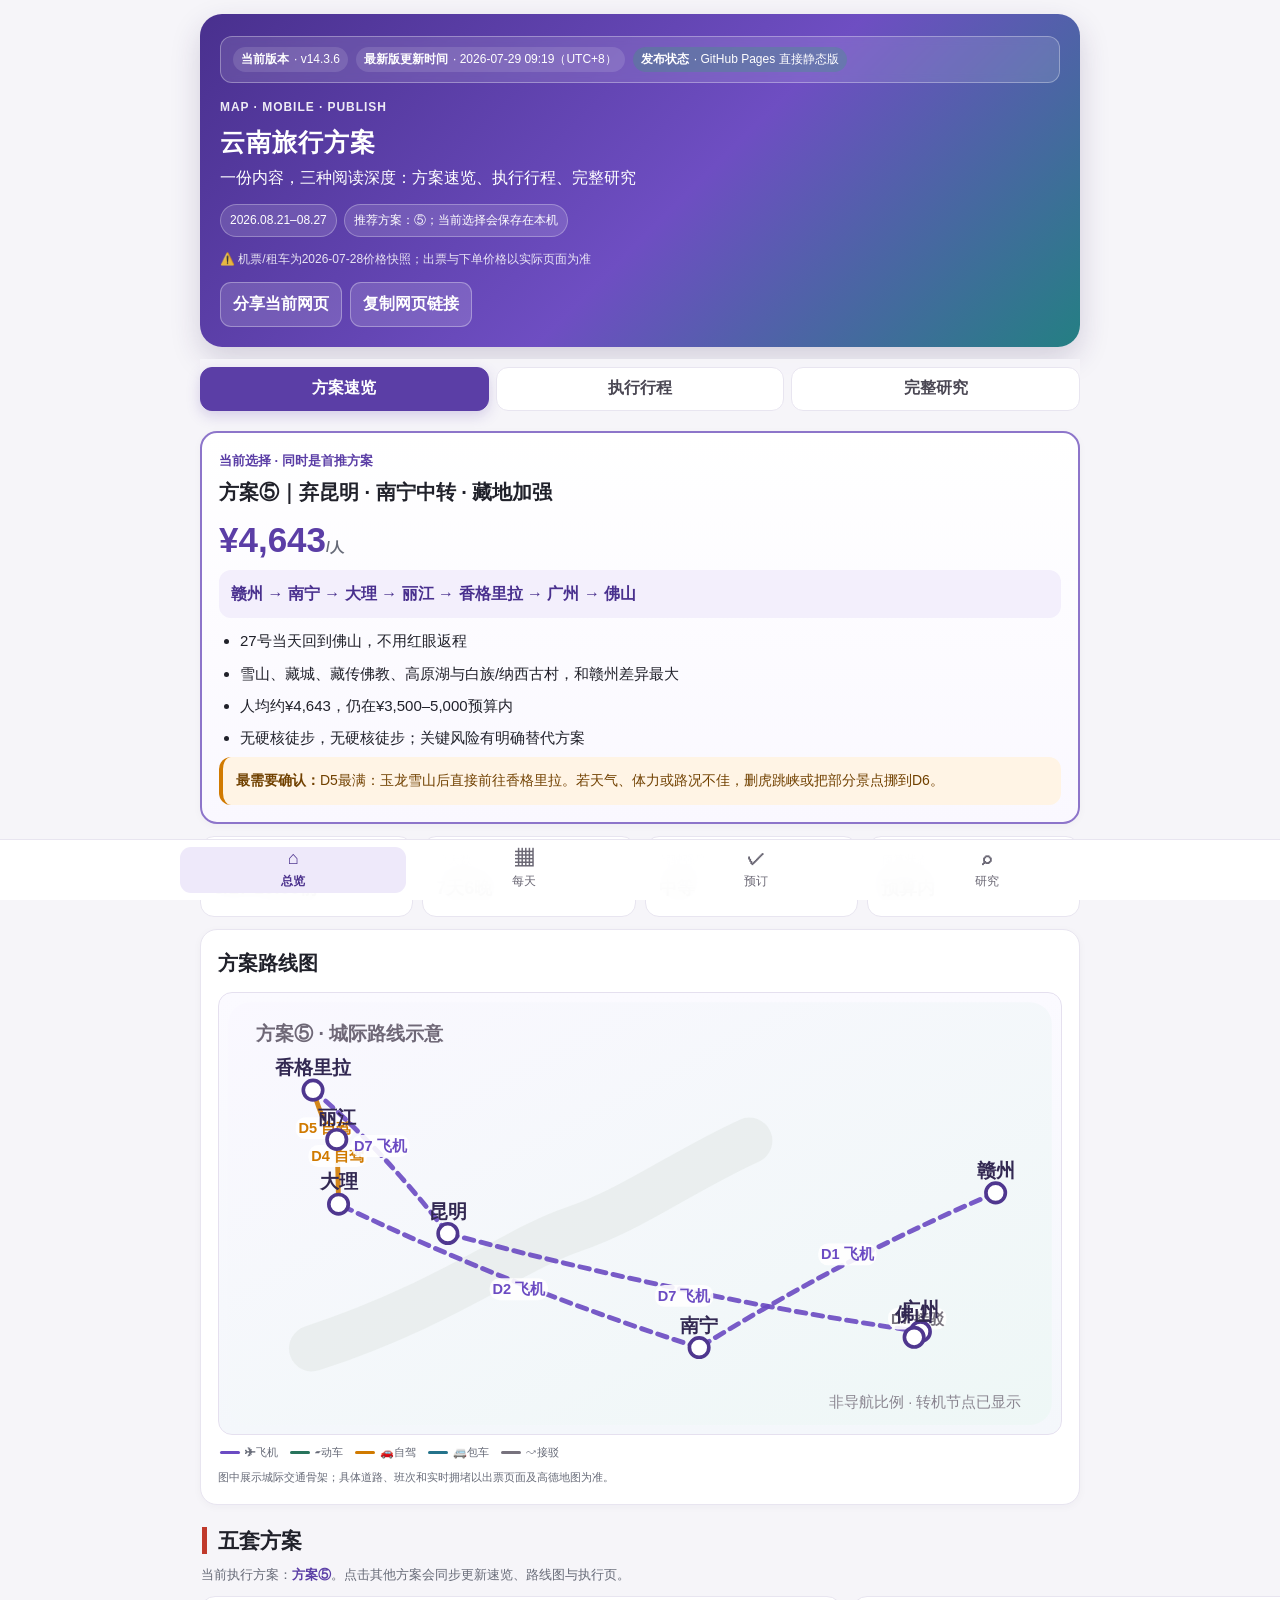
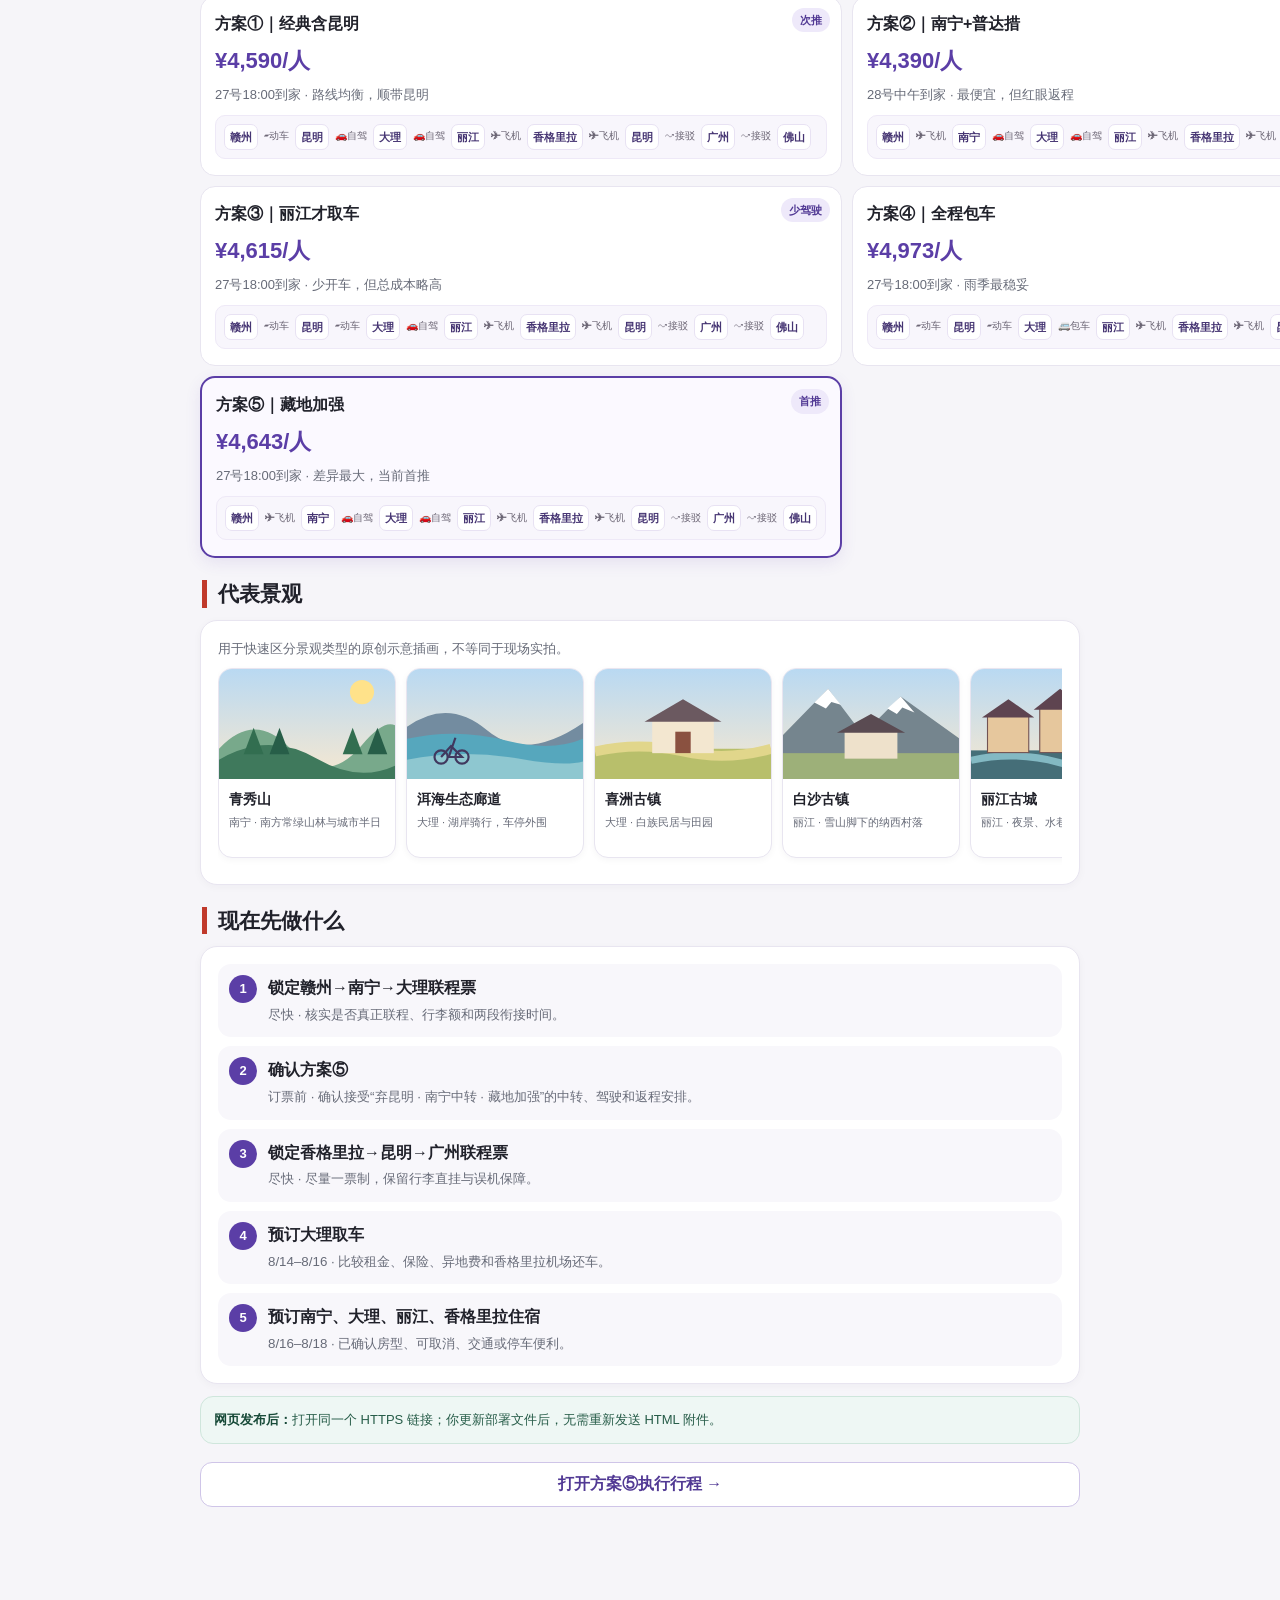
<file: index.html>
<!doctype html><html lang="zh-CN"><head><meta charset="utf-8"><meta name="viewport" content="width=device-width,initial-scale=1"><meta name="robots" content="noindex,nofollow,noarchive"><meta http-equiv="Cache-Control" content="no-cache, no-store, must-revalidate"><title>云南旅行方案 · 最新版 v14.3.6</title><meta http-equiv="refresh" content="0; url=./v1436/"></head><body><h1>正在打开云南旅行方案 v14.3.6</h1><p>最新版更新时间：2026-07-29 09:19（UTC+8）</p><p><a href="./v1436/">点击进入最新版</a></p><script>location.replace('./v1436/?from=root&v=1436');</script></body></html>
</file>
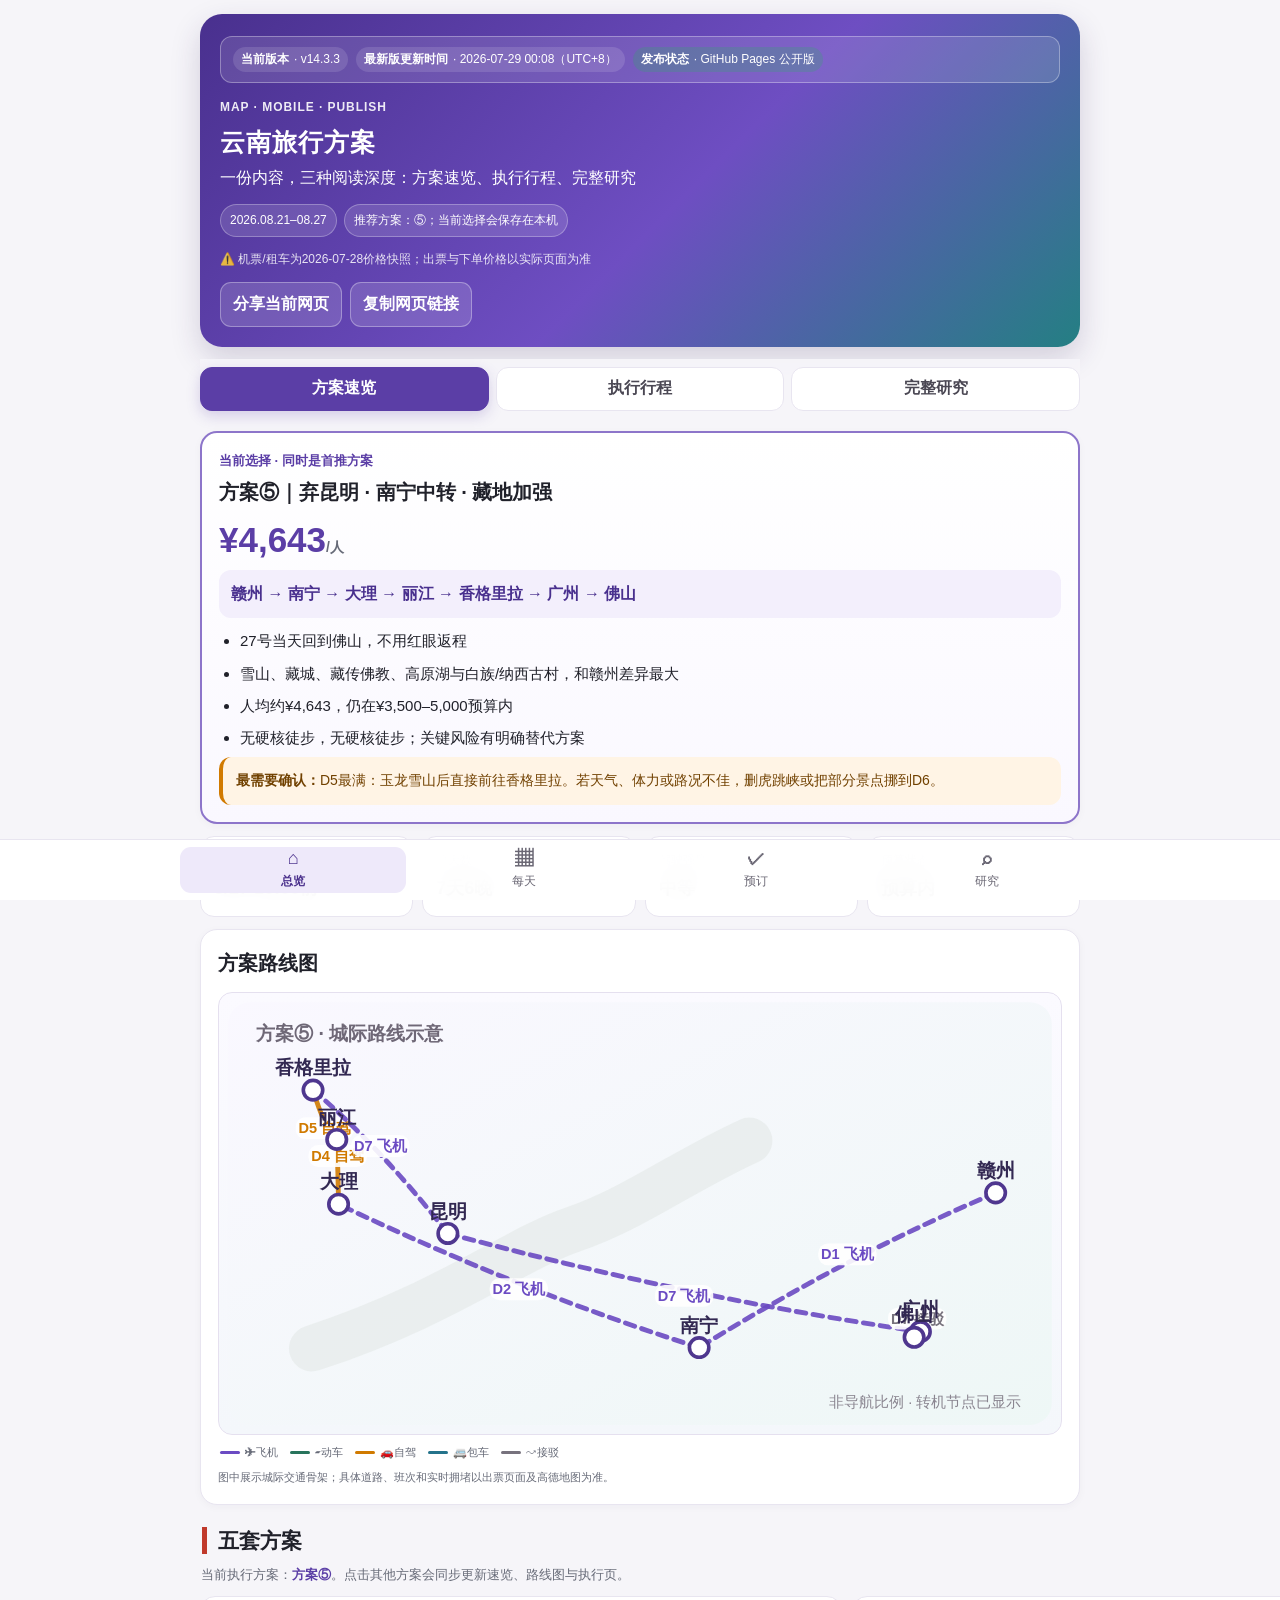
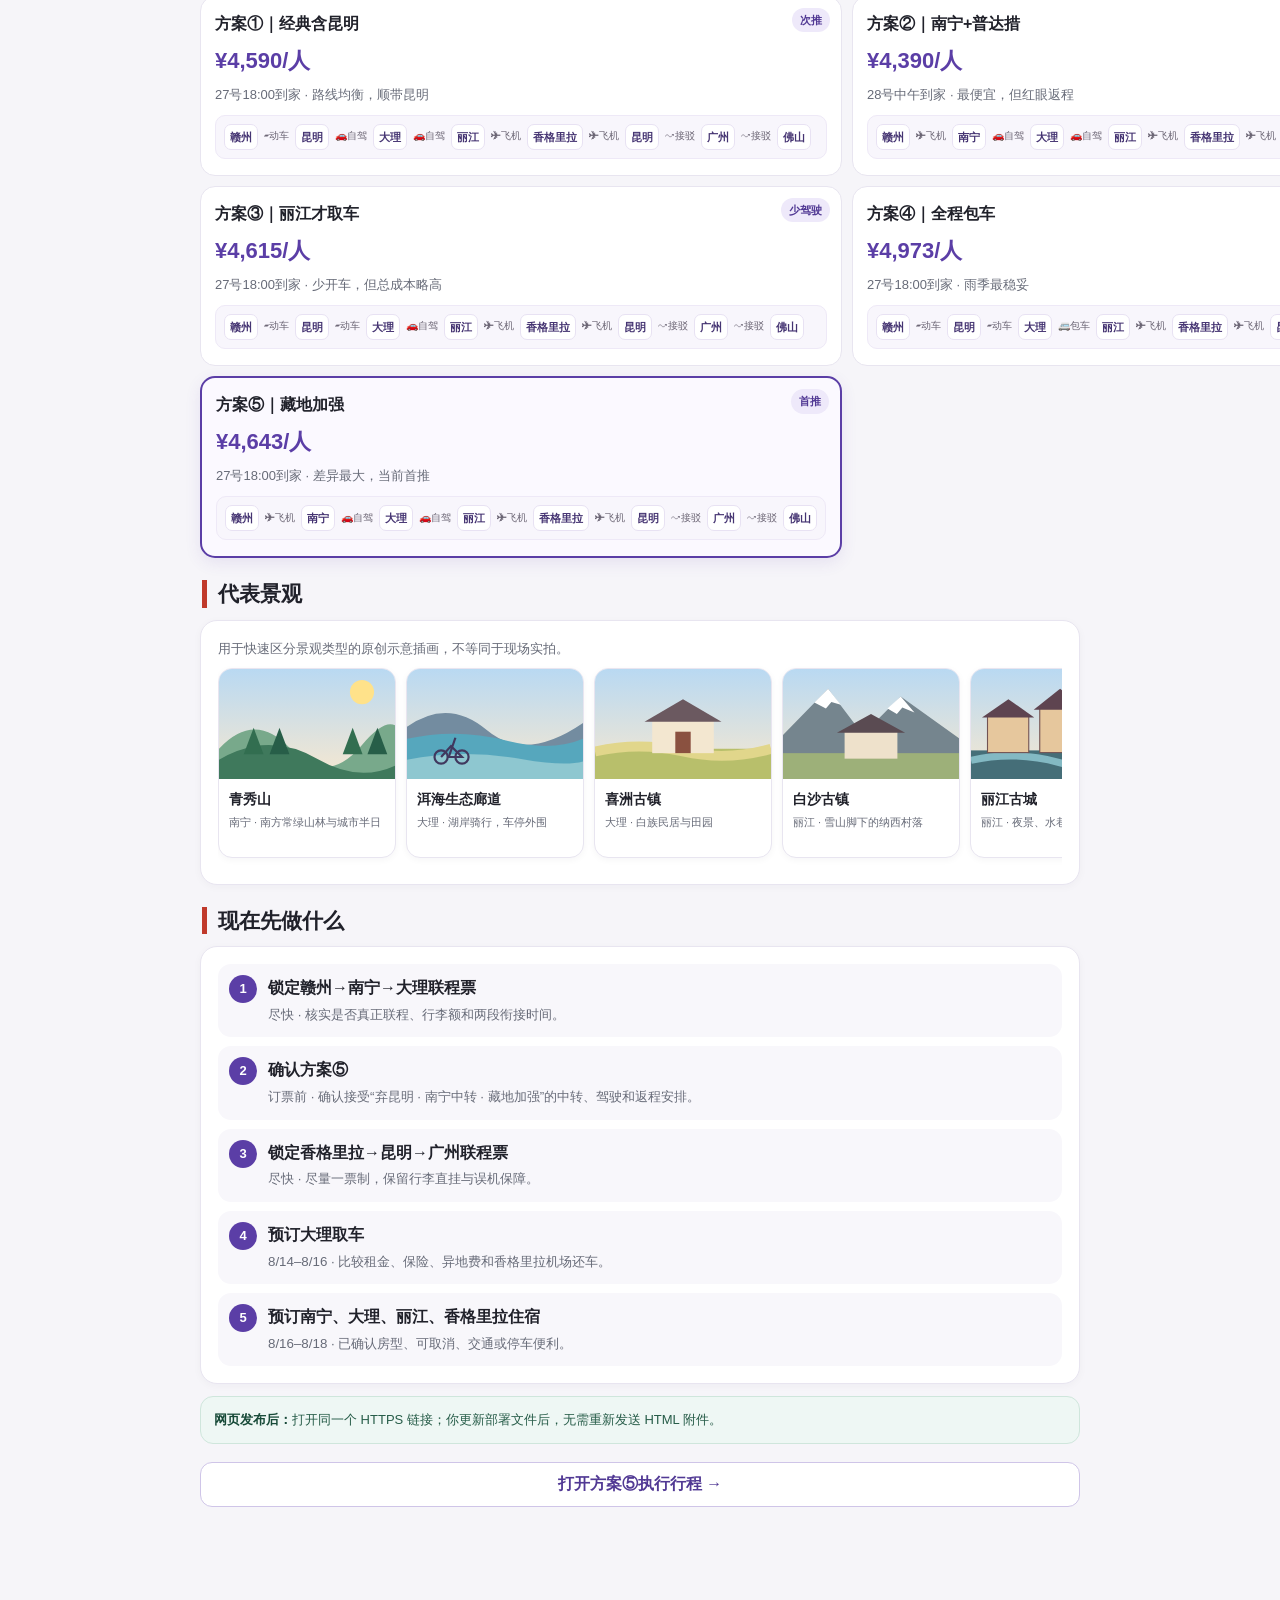
<file: v1433/index.html>
<!doctype html><html lang="zh-CN"><head><meta charset="utf-8"><meta name="viewport" content="width=device-width,initial-scale=1"><meta name="robots" content="noindex,nofollow,noarchive"><meta http-equiv="Cache-Control" content="no-cache, no-store, must-revalidate"><meta http-equiv="Pragma" content="no-cache"><meta http-equiv="Expires" content="0"><title>云南旅行方案 v14.3.3</title></head><body><noscript>请启用 JavaScript 查看页面。</noscript>
<script src="../chunk-01.js?v=1433"></script>
<script src="../chunk-02.js?v=1433"></script>
<script src="../chunk-03.js?v=1433"></script>
<script src="../chunk-04.js?v=1433"></script>
<script src="../chunk-05.js?v=1433"></script>
<script src="../chunk-06.js?v=1433"></script>
<script>(async function(){try{var b=atob(window.__tripB64||'');var a=new Uint8Array(b.length);for(var i=0;i<b.length;i++)a[i]=b.charCodeAt(i);if(!('DecompressionStream' in window))throw new Error('browser lacks gzip decompression');var stream=new Blob([a]).stream().pipeThrough(new DecompressionStream('gzip'));var html=await new Response(stream).text();html=html.replace('</head>','<style>.release-status{display:flex;flex-wrap:wrap;gap:8px;margin:0 0 14px;padding:10px 12px;border:1px solid rgba(255,255,255,.32);border-radius:12px;background:rgba(255,255,255,.12);font-size:12px;line-height:1.45}.release-status span{display:inline-flex;align-items:center;gap:5px;padding:4px 8px;border-radius:999px;background:rgba(255,255,255,.12)}.release-status b{font-weight:800;color:#fff}.release-status .release-live{background:rgba(39,174,96,.24)}.table-view-toggle{display:none}@media(max-width:700px){.release-status{display:grid;grid-template-columns:1fr;gap:6px}.release-status span{width:100%;border-radius:9px;padding:6px 8px}.hero-v14{padding-top:18px!important}.archive-table-scroll,.archive-content .tbl-scroll{width:100%!important;max-width:100%!important;min-width:0!important;overflow-x:auto!important;overflow-y:visible!important;-webkit-overflow-scrolling:touch!important;touch-action:pan-x pan-y!important;overscroll-behavior-x:contain!important;scrollbar-width:auto}.archive-table-scroll table,.archive-content .tbl-scroll table{max-width:none!important;table-layout:auto!important}.table-view-toggle{position:sticky;left:0;z-index:4;display:flex;gap:6px;align-items:center;width:100%;min-width:100%;padding:7px 8px;background:#f7f4fc;border-bottom:1px solid #e6e0f0}.table-view-toggle button{border:1px solid #d9d0ea;background:#fff;color:#574a69;border-radius:999px;padding:6px 10px;font-size:12px;font-weight:750;line-height:1.2}.table-view-toggle button.active{background:#5b3ea6;color:#fff;border-color:#5b3ea6}.table-view-toggle .table-tip{margin-left:auto;font-size:11px;color:#746c7d;white-space:nowrap}.table-card-mode{overflow:visible!important}.table-card-mode table,.table-card-mode tbody,.table-card-mode tr,.table-card-mode td{display:block!important;width:100%!important;min-width:0!important}.table-card-mode .table-header-row{display:none!important}.table-card-mode tr:not(.table-header-row){margin:10px 0!important;border:1px solid #e2dbea!important;border-radius:12px!important;overflow:hidden!important;background:#fff!important;box-shadow:0 2px 8px rgba(50,35,70,.04)!important}.table-card-mode td{position:relative!important;padding:9px 10px 9px 42%!important;border:0!important;border-bottom:1px solid #eee8f4!important;white-space:normal!important;overflow-wrap:anywhere!important;word-break:break-word!important;min-height:39px!important}.table-card-mode td:last-child{border-bottom:0!important}.table-card-mode td::before{content:attr(data-label);position:absolute;left:10px;top:9px;width:37%;color:#5b3ea6;font-weight:800;line-height:1.45;white-space:normal}.table-card-mode .archive-scroll-hint,.table-card-mode .scroll-hint{display:none!important}.table-scroll-mode .archive-scroll-hint,.table-scroll-mode .scroll-hint{display:block!important;position:sticky;left:0}}</style></head>');html=html.replace('</body>',`<script>(function(){
var VERSION='v14.3.3',UPDATED='2026-07-29 00:08（UTC+8）',UPDATED_ISO='2026-07-29T00:08:00+08:00';
function directCells(row){return Array.prototype.filter.call(row.children,function(x){return x.tagName==='TH'||x.tagName==='TD';});}
function addReleaseInfo(){var hero=document.querySelector('.hero-v14');if(!hero)return;var old=hero.querySelector('.release-status');if(old)old.remove();var bar=document.createElement('div');bar.className='release-status';bar.setAttribute('aria-label','版本信息');bar.innerHTML='<span><b>当前版本</b> · '+VERSION+'</span><span><b>最新版更新时间</b> · '+UPDATED+'</span><span class="release-live"><b>发布状态</b> · GitHub Pages 公开版</span>';hero.insertBefore(bar,hero.firstChild);var eye=hero.querySelector('.eyebrow');if(eye)eye.textContent='MAP · MOBILE · PUBLISH';document.title='云南旅行 '+VERSION+' · 发布一致性修复版';document.body.dataset.releaseVersion=VERSION;document.body.dataset.releaseUpdated=UPDATED_ISO;}
function fixResearchToc(){var archive=document.querySelector('.archive');var toc=document.getElementById('research-toc-list');if(!archive||!toc)return;var sections=Array.prototype.slice.call(archive.querySelectorAll('details.archive-section'));toc.innerHTML='';sections.forEach(function(section,index){var id='research-section-'+(index+1);section.id=id;var summary=section.querySelector('summary');var first=summary&&summary.querySelector('span');var title=((first&&first.textContent)||(summary&&summary.textContent)||('第'+(index+1)+'节')).trim();var link=document.createElement('a');link.href='#'+id;link.className='research-toc-link';link.innerHTML='<span class="toc-no">'+(index+1)+'</span><span></span>';link.lastElementChild.textContent=title;link.onclick=function(e){e.preventDefault();section.open=true;setTimeout(function(){section.scrollIntoView({behavior:'smooth',block:'start'});},30);return false;};toc.appendChild(link);});}
function prepareTable(table){if(table.dataset.mobilePrepared==='1433')return;var wrap=table.closest('.archive-table-scroll,.tbl-scroll');if(!wrap)return;var rows=Array.prototype.slice.call(table.rows||[]);if(rows.length<2)return;var headerRow=rows[0],headerCells=directCells(headerRow);var complex=headerCells.length<2||Array.prototype.some.call(table.querySelectorAll('[colspan],[rowspan]'),function(c){return Number(c.getAttribute('colspan')||1)>1||Number(c.getAttribute('rowspan')||1)>1;});if(complex){wrap.classList.add('table-scroll-mode');table.dataset.mobilePrepared='1433';return;}var labels=headerCells.map(function(c){return(c.textContent||'').replace(/\s+/g,' ').trim();}),valid=true;rows.slice(1).forEach(function(row){var cells=directCells(row);if(cells.length!==labels.length){valid=false;return;}cells.forEach(function(cell,i){cell.setAttribute('data-label',labels[i]||('第'+(i+1)+'列'));});});if(!valid){wrap.classList.add('table-scroll-mode');table.dataset.mobilePrepared='1433';return;}headerRow.classList.add('table-header-row');var existing=null;for(var ei=0;ei<wrap.children.length;ei++){if(wrap.children[ei].classList&&wrap.children[ei].classList.contains('table-view-toggle')){existing=wrap.children[ei];break;}}if(existing)existing.remove();var bar=document.createElement('div');bar.className='table-view-toggle';var card=document.createElement('button');card.type='button';card.textContent='卡片查看';var scroll=document.createElement('button');scroll.type='button';scroll.textContent='横向表格';var tip=document.createElement('span');tip.className='table-tip';tip.textContent='手机推荐卡片';function setMode(mode){var cardMode=mode==='card';wrap.classList.toggle('table-card-mode',cardMode);wrap.classList.toggle('table-scroll-mode',!cardMode);card.classList.toggle('active',cardMode);scroll.classList.toggle('active',!cardMode);try{sessionStorage.setItem('trip-table-mode',mode);}catch(e){}}card.onclick=function(){setMode('card');};scroll.onclick=function(){setMode('scroll');};bar.appendChild(card);bar.appendChild(scroll);bar.appendChild(tip);wrap.insertBefore(bar,wrap.firstChild);var saved='';try{saved=sessionStorage.getItem('trip-table-mode')||'';}catch(e){}setMode(saved==='scroll'?'scroll':'card');table.dataset.mobilePrepared='1433';}
function makeRound(title,items){var h=document.createElement('h4');h.textContent=title;var ul=document.createElement('ul');ul.className='tight';items.forEach(function(t){var li=document.createElement('li');li.textContent=t;ul.appendChild(li);});return [h,ul];}
function updateRequirements(){var req=null;document.querySelectorAll('details.archive-section').forEach(function(d){var s=d.querySelector('summary');if(s&&s.textContent.indexOf('需求全景')>=0)req=d;});if(!req)return;var content=req.querySelector('.archive-content')||req;content.querySelectorAll('h4').forEach(function(h){var t=h.textContent.trim();if(t.indexOf('第14.3.2轮')===0||t.indexOf('第14.3.3轮')===0){var n=h.nextElementSibling;h.remove();if(n&&n.tagName==='UL')n.remove();}});var anchor=null;content.querySelectorAll('h4').forEach(function(h){if(h.textContent.trim().indexOf('第14.3.1轮')===0)anchor=(h.nextElementSibling&&h.nextElementSibling.tagName==='UL')?h.nextElementSibling:h;});var r2=makeRound('第14.3.2轮（移动表格完整显示）',['普通研究表格在手机端默认改为逐行卡片视图，以“列名＋内容”纵向完整展示。','保留“卡片查看 / 横向表格”切换；复杂合并单元格表格继续横向滚动。','首次 Pages 实现采用外置热修复资源，出现本地预览与线上页面不一致。']);var r3=makeRound('第14.3.3轮（发布一致性与版本可见性）',['界面最上端显示当前版本、最新版更新时间和发布状态。','使用独立版本目录 /v1433/，以全新地址避开旧入口和旧资源缓存。','目录、移动表格和版本信息由当前入口直接注入，不再依赖外置 hotfix-1432 文件。','根目录跳转到最新版；需求全景、版本演进和页脚同步补记。']);if(anchor){anchor.after(r2[0]);r2[0].after(r2[1]);r2[1].after(r3[0]);r3[0].after(r3[1]);}else{content.append(r2[0],r2[1],r3[0],r3[1]);}var table=content.querySelector('table.version-table');if(table){Array.from(table.rows).forEach(function(row){var c=row.cells;if(c&&c[0]&&c[0].textContent.trim()==='v14.3.2'){c[0].textContent='v14.3.1';if(c[1])c[1].textContent='目录兼容修复';if(c[2])c[2].textContent='研究目录静态输出，点击展开并定位，兼容移动浏览器。';}});Array.from(table.rows).forEach(function(row){var c=row.cells;if(c&&c[0]&&['v14.3.2','v14.3.3'].indexOf(c[0].textContent.trim())>=0)row.remove();});[['v14.3.2','移动表格修复','手机默认卡片化展示普通研究表格，保留横向表格切换。'],['v14.3.3','发布一致性修复','顶部显示版本与更新时间；使用独立版本地址，解决预览与 Pages 不一致。']].forEach(function(vals){var tr=table.insertRow(-1);vals.forEach(function(v){tr.insertCell(-1).textContent=v;});});}var footer=document.querySelector('.archive footer');if(footer)footer.textContent='需求全景与版本演进更新至 '+VERSION+' · 主研究内容继承自 v13.0 · 最新版更新时间：'+UPDATED;}
function enhance(){addReleaseInfo();fixResearchToc();document.querySelectorAll('.archive table').forEach(prepareTable);updateRequirements();var d=document.getElementById('release-diagnostic');if(!d){d=document.createElement('div');d.id='release-diagnostic';d.style.display='none';document.body.appendChild(d);}d.textContent=VERSION+'|'+UPDATED_ISO+'|mobile-card-table|static-research-toc';}
if(document.readyState==='loading')document.addEventListener('DOMContentLoaded',enhance);else setTimeout(enhance,0);window.addEventListener('pageshow',enhance);document.addEventListener('toggle',function(e){if(e.target&&e.target.matches&&e.target.matches('details.archive-section')&&e.target.open)setTimeout(function(){document.querySelectorAll('.archive table').forEach(prepareTable);},0);},true);
})();<\/script></body>`);document.open();document.write(html);document.close();}catch(e){document.body.innerHTML='<main style="font-family:sans-serif;padding:24px"><h1>页面加载失败</h1><p>请使用最新版 Safari、Chrome 或 Edge 打开。</p><p>版本：v14.3.3；更新时间：2026-07-29 00:08（UTC+8）</p></main>';console.error(e);}})();</script></body></html>
</file>
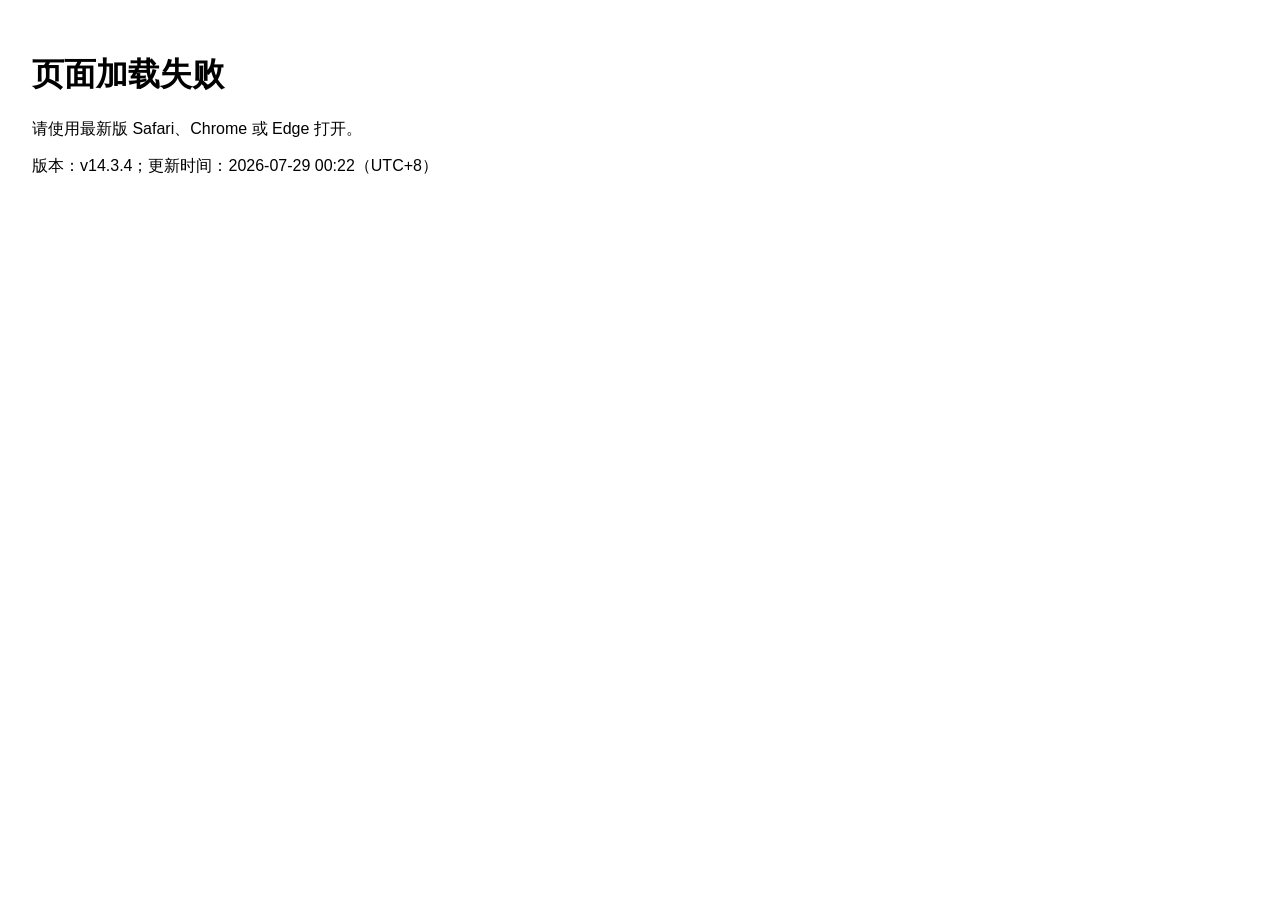
<file: v1434/index.html>
<!doctype html><html lang="zh-CN"><head><meta charset="utf-8"><meta name="viewport" content="width=device-width,initial-scale=1"><meta name="robots" content="noindex,nofollow,noarchive"><meta http-equiv="Cache-Control" content="no-cache, no-store, must-revalidate"><meta http-equiv="Pragma" content="no-cache"><meta http-equiv="Expires" content="0"><title>云南旅行方案 v14.3.4</title></head><body><noscript>请启用 JavaScript 查看页面。</noscript>
<script src="chunk-01.js?v=1434"></script>
<script src="chunk-02.js?v=1434"></script>
<script src="chunk-03.js?v=1434"></script>
<script src="chunk-04.js?v=1434"></script>
<script src="chunk-05.js?v=1434"></script>
<script src="chunk-06.js?v=1434"></script>
<script src="chunk-07.js?v=1434"></script>
<script src="chunk-08.js?v=1434"></script>
<script src="chunk-09.js?v=1434"></script>
<script src="chunk-10.js?v=1434"></script>
<script src="chunk-11.js?v=1434"></script>
<script>(async function(){try{var b=atob(window.__tripB64||'');var a=new Uint8Array(b.length);for(var i=0;i<b.length;i++)a[i]=b.charCodeAt(i);if(!('DecompressionStream' in window))throw new Error('browser lacks gzip decompression');var stream=new Blob([a]).stream().pipeThrough(new DecompressionStream('gzip'));var html=await new Response(stream).text();document.open();document.write(html);document.close();}catch(e){document.body.innerHTML='<main style="font-family:sans-serif;padding:24px"><h1>页面加载失败</h1><p>请使用最新版 Safari、Chrome 或 Edge 打开。</p><p>版本：v14.3.4；更新时间：2026-07-29 00:22（UTC+8）</p></main>';console.error(e);}})();</script></body></html>
</file>
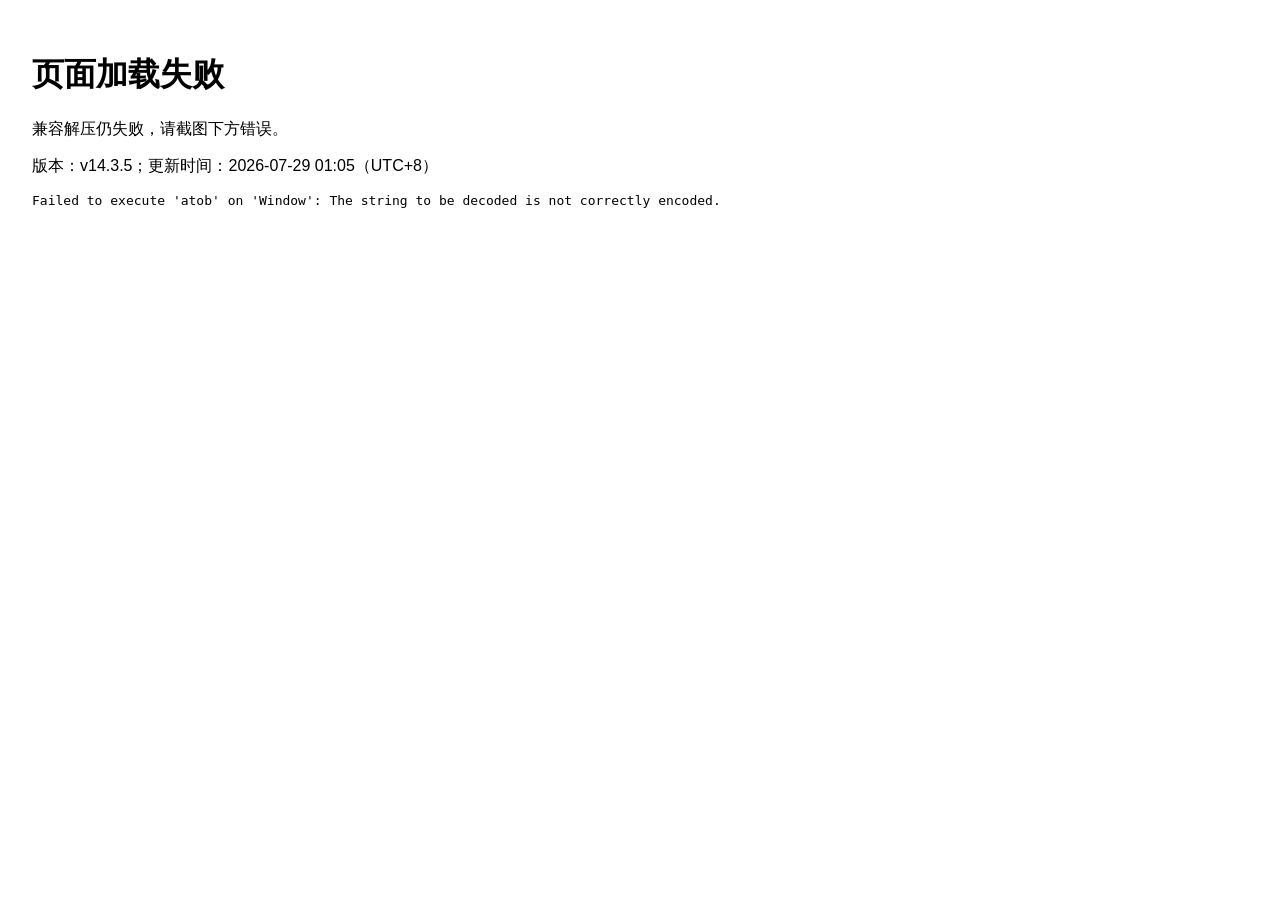
<file: v1435/index.html>
<!doctype html><html lang="zh-CN"><head><meta charset="utf-8"><meta name="viewport" content="width=device-width,initial-scale=1"><meta name="robots" content="noindex,nofollow,noarchive"><meta http-equiv="Cache-Control" content="no-cache, no-store, must-revalidate"><meta http-equiv="Pragma" content="no-cache"><meta http-equiv="Expires" content="0"><title>云南旅行方案 v14.3.5</title></head><body><noscript>请启用 JavaScript 查看页面。</noscript>
<script src="pako-01.js?v=1435"></script>
<script src="pako-02.js?v=1435"></script>
<script src="pako-03.js?v=1435"></script>
<script src="pako-04.js?v=1435"></script>
<script src="pako-05.js?v=1435"></script>
<script src="pako-06.js?v=1435"></script>
<script src="../v1434/chunk-01.js?v=1434"></script>
<script src="../v1434/chunk-02.js?v=1434"></script>
<script src="../v1434/chunk-03.js?v=1434"></script>
<script src="../v1434/chunk-04.js?v=1434"></script>
<script src="../v1434/chunk-05.js?v=1434"></script>
<script src="../v1434/chunk-06.js?v=1434"></script>
<script src="../v1434/chunk-07.js?v=1434"></script>
<script src="../v1434/chunk-08.js?v=1434"></script>
<script src="../v1434/chunk-09.js?v=1434"></script>
<script src="../v1434/chunk-10.js?v=1434"></script>
<script src="../v1434/chunk-11.js?v=1434"></script>
<script>(function(){try{(0,eval)(atob(window.__pakoB64||''));var bin=atob(window.__tripB64||'');var bytes=new Uint8Array(bin.length);for(var i=0;i<bin.length;i++)bytes[i]=bin.charCodeAt(i);if(!window.pako||!window.pako.ungzip)throw new Error('pako 未加载');var html=window.pako.ungzip(bytes,{to:'string'});html=html.replace(/v14\.3\.4/g,'v14.3.5').replace(/2026-07-29 00:22（UTC\+8）/g,'2026-07-29 01:05（UTC+8）').replace(/2026-07-29T00:22:00\+08:00/g,'2026-07-29T01:05:00+08:00');html=html.replace('</body>',`<script>(function(){
function addRound(){
 var req=null,ds=document.querySelectorAll('details.archive-section');
 for(var i=0;i<ds.length;i++){var s=ds[i].querySelector('summary');if(s&&s.textContent.indexOf('需求全景')>=0){req=ds[i];break;}}
 if(!req)return;var c=req.querySelector('.archive-content')||req;
 if(c.textContent.indexOf('第14.3.5轮')<0){
  var h=document.createElement('h4');h.textContent='第14.3.5轮（移动浏览器兼容发布）';
  var ul=document.createElement('ul');ul.className='tight';
  var a=['确认 v14.3.4 正文已静态包含 40 组表格按钮和提示，但 Pages 入口依赖 DecompressionStream，部分移动浏览器因此整页加载失败。','v14.3.5 改用本地 pako 兼容解压，不再依赖 DecompressionStream；继续复用已静态固化的研究目录、卡片按钮、横向表格按钮和滑动提示。','使用全新 /v1435/ 地址；根入口、版本清单、页面顶部、需求全景、版本演进和页脚统一更新。'];
  for(var j=0;j<a.length;j++){var li=document.createElement('li');li.textContent=a[j];ul.appendChild(li);}
  var anchor=null,heads=c.querySelectorAll('h3,h4');for(var k=0;k<heads.length;k++){if(heads[k].textContent.indexOf('版本演进总览')>=0){anchor=heads[k];break;}}
  if(anchor){anchor.parentNode.insertBefore(h,anchor);anchor.parentNode.insertBefore(ul,anchor);}else{c.appendChild(h);c.appendChild(ul);}
 }
 var table=c.querySelector('table.version-table');if(table&&table.textContent.indexOf('v14.3.5')<0){var body=table.tBodies[0]||table;var tr=document.createElement('tr');var vals=['v14.3.5','兼容发布修复','取消 DecompressionStream，改用本地 pako 解压；保留 40 组静态表格控件并使用独立版本路径。'];for(var x=0;x<vals.length;x++){var td=document.createElement('td');td.textContent=vals[x];tr.appendChild(td);}body.appendChild(tr);}
 var f=document.querySelector('.archive footer');if(f)f.textContent='需求全景与版本演进更新至 v14.3.5 · 主研究内容继承自 v13.0 · 最新版更新时间：2026-07-29 01:05（UTC+8）';
}
if(document.readyState==='loading')document.addEventListener('DOMContentLoaded',addRound);else addRound();
})();<\/script></body>`);document.open();document.write(html);document.close();}catch(e){document.body.innerHTML='<main style="font-family:sans-serif;padding:24px"><h1>页面加载失败</h1><p>兼容解压仍失败，请截图下方错误。</p><p>版本：v14.3.5；更新时间：2026-07-29 01:05（UTC+8）</p><pre style="white-space:pre-wrap">'+String(e&&e.message||e)+'</pre></main>';console.error(e);}})();</script></body></html>
</file>
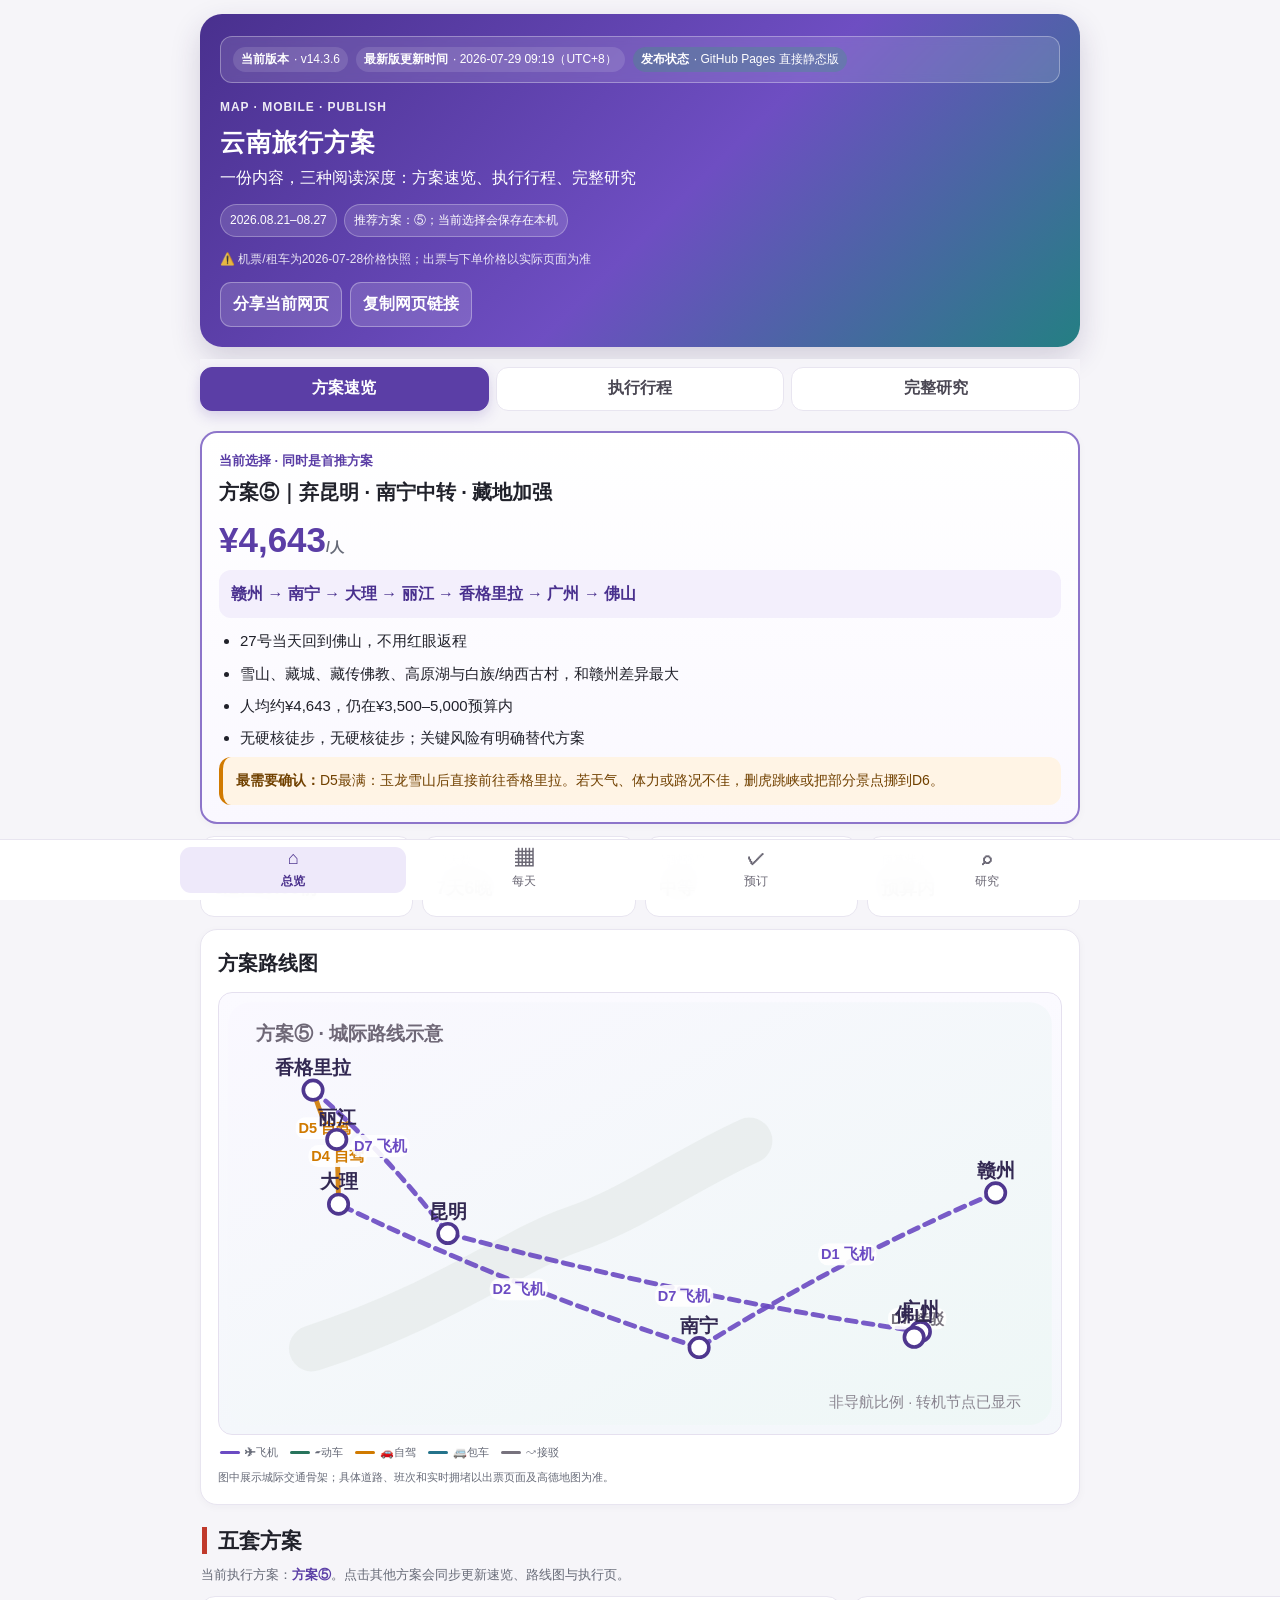
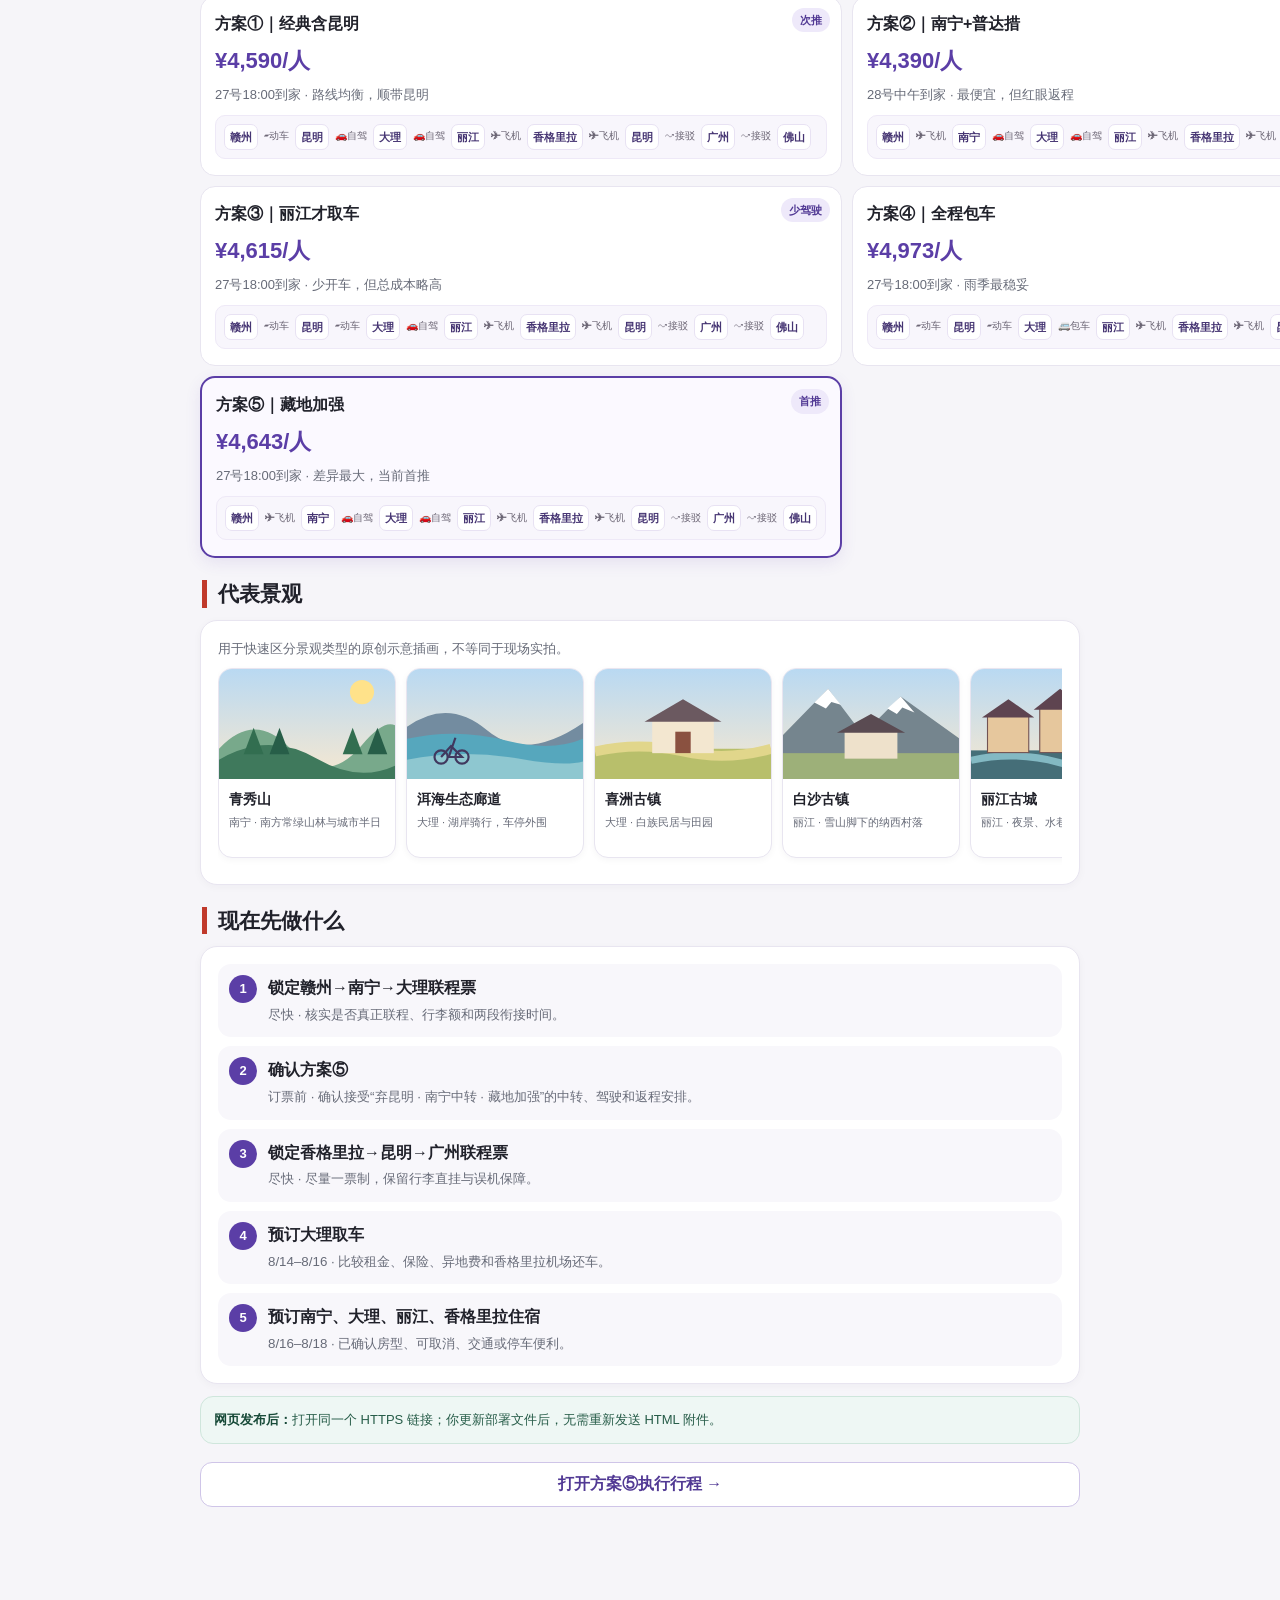
<file: v1436/index.html>
<!DOCTYPE html>
<!DOCTYPE html>

<!DOCTYPE html>

<!DOCTYPE html>

<html lang="zh-CN">
<head>
<meta charset="utf-8"/>
<meta content="width=device-width, initial-scale=1, viewport-fit=cover" name="viewport"/>
<meta content="#5b3ea6" name="theme-color"/>
<meta content="noindex,nofollow,noarchive" name="robots"/>
<meta content="云南旅行方案 v14.3.6，GitHub Pages 直接发布完整静态 HTML；研究表格支持卡片与横向查看，更新时间 2026-07-29 09:19（UTC+8）。" name="description"/>
<meta content="yes" name="apple-mobile-web-app-capable"/>
<meta content="default" name="apple-mobile-web-app-status-bar-style"/>
<meta content="云南旅行" name="apple-mobile-web-app-title"/>
<meta content="云南旅行方案 v14.3.6" property="og:title"/>
<meta content="五方案路线地图、每日行程与完整研究" property="og:description"/>
<meta content="website" property="og:type"/>
<link href="data:image/svg+xml,%3Csvg xmlns='http://www.w3.org/2000/svg' viewBox='0 0 64 64'%3E%3Crect width='64' height='64' rx='16' fill='%235b3ea6'/%3E%3Cpath d='M9 46 24 20l9 15 7-10 15 21Z' fill='white'/%3E%3Ccircle cx='46' cy='17' r='6' fill='%23ffd66b'/%3E%3C/svg%3E" rel="icon"/>
<title>云南旅行方案 v14.3.6</title>
<style>  :root{--ink:#2b2b2b;--sub:#6b6b6b;--line:#e8e2d8;--bg:#faf7f2;--card:#fff;--accent:#c0392b;--green:#2e7d32;--blue:#1a5276;--gold:#b7791f;--pur:#6a3aa0;--soft:#f4efe6}  *{box-sizing:border-box;margin:0;padding:0}  body{font-family:"PingFang SC","Hiragino Sans GB","Microsoft YaHei",sans-serif;color:var(--ink);background:var(--bg);line-height:1.72;font-size:14.5px}  .wrap{max-width:1160px;margin:0 auto;padding:30px 18px 80px}  header{background:linear-gradient(135deg,#6a3aa0 0%,#1a5276 50%,#2e8b8b 100%);color:#fff;border-radius:16px;padding:34px 30px;margin-bottom:26px}  header h1{font-size:24px;letter-spacing:1px;margin-bottom:8px}  header .meta{font-size:12.5px;opacity:.94;display:flex;flex-wrap:wrap;gap:12px;margin-top:10px}  .ver{display:inline-block;background:rgba(255,255,255,.18);border:1px solid rgba(255,255,255,.4);border-radius:20px;padding:2px 13px;font-size:12.5px;letter-spacing:1px}  h2{font-size:19px;margin:32px 0 12px;padding-left:11px;border-left:5px solid var(--accent)}  h3{font-size:15.5px;margin:16px 0 7px;color:var(--blue)}  h4{font-size:14px;margin:12px 0 5px;color:var(--pur)}  p{margin:7px 0}  .card{background:var(--card);border:1px solid var(--line);border-radius:11px;padding:16px 20px;margin:12px 0}  table{width:max-content;min-width:100%;border-collapse:collapse;margin:10px 0;font-size:12.8px;background:#fff}  th{background:var(--soft);text-align:left;padding:7px 8px;border:1px solid var(--line);font-weight:600;white-space:nowrap}  td{padding:7px 8px;border:1px solid var(--line);vertical-align:top}  tr:nth-child(even) td{background:#fcfaf6}  .tag{display:inline-block;font-size:11px;border-radius:4px;padding:1px 6px;margin-right:3px;white-space:nowrap}  .t-red{background:#fdecea;color:var(--accent)} .t-green{background:#e8f5e9;color:var(--green)}  .t-blue{background:#e3f0f9;color:var(--blue)} .t-gold{background:#fdf3e0;color:var(--gold)} .t-pur{background:#f3e9f7;color:var(--pur)}  .big{font-size:16px;font-weight:700;color:var(--accent)}  .note{font-size:11.8px;color:var(--sub);margin-top:5px}  .best{border:2px solid var(--green);position:relative}  .best::before{content:"⭐ 主推";position:absolute;top:-12px;left:16px;background:var(--green);color:#fff;font-size:11.5px;border-radius:12px;padding:1px 11px}  .day{border:1px solid var(--line);border-radius:9px;padding:9px 12px;margin:7px 0;background:#fff}  .day .dh{font-weight:700;color:var(--blue);font-size:13px;margin-bottom:4px}  .tt{display:grid;grid-template-columns:62px 1fr;gap:4px 10px;font-size:12.6px;margin:2px 0}  .tt .t{color:var(--pur);font-weight:600}  .grid2{display:grid;grid-template-columns:1fr 1fr;gap:12px}  @media(max-width:800px){.grid2{grid-template-columns:1fr}}  .warn{background:#fdf3e0;border-left:4px solid var(--gold);padding:9px 12px;border-radius:0 8px 8px 0;font-size:12.8px;margin:9px 0}  .ok{background:#e8f5e9;border-left:4px solid var(--green);padding:9px 12px;border-radius:0 8px 8px 0;font-size:12.8px;margin:9px 0}  .ko{background:#fdecea;border-left:4px solid var(--accent);padding:9px 12px;border-radius:0 8px 8px 0;font-size:12.8px;margin:9px 0}  footer{margin-top:36px;font-size:11.5px;color:var(--sub);text-align:center}  .price{color:var(--accent);font-weight:700;white-space:nowrap}  ul.tight{margin:5px 0 5px 18px}ul.tight li{margin:3px 0}  .pill{display:inline-block;background:var(--green);color:#fff;border-radius:10px;padding:1px 8px;font-size:10.5px;margin-left:5px}  .city{display:inline-block;background:var(--blue);color:#fff;border-radius:3px;padding:0 5px;font-size:11px;margin-right:4px}  .city.km{background:var(--gold)} .city.li{background:var(--pur)} .city.xg{background:var(--green)}  .brief{background:#f6f1e7;border-radius:8px;padding:7px 11px;font-size:12.6px;margin-top:6px}  .new{background:#fff3cd;padding:1px 6px;border-radius:4px;font-size:11px;color:#856404;font-weight:600}  .toc{background:#ffffff !important;border:1px solid var(--line);border-radius:11px;margin:14px 0;box-shadow:0 2px 12px rgba(0,0,0,.06);overflow:hidden;color:var(--ink) !important}  .toc summary.toc-title{font-weight:700;font-size:13px;color:var(--ink) !important;padding:12px 16px;cursor:pointer;background:#ffffff !important;border-bottom:1px solid var(--line);list-style:none}  .toc summary.toc-title::-webkit-details-marker{display:none}  .toc summary.toc-title::before{content:"▾ ";color:var(--accent)}  .toc:not([open]) summary.toc-title::before{content:"▸ "}  .toc a{display:block;color:var(--blue) !important;text-decoration:none;font-size:12.6px;padding:3px 8px;border-radius:6px;margin:3px 8px;background:#ffffff}  .toc a:hover{background:var(--soft)}  details.section{margin:14px 0;border:1px solid var(--line);border-radius:11px;overflow:hidden;background:var(--card);color:var(--ink)}  details.section>summary{font-size:18px;font-weight:700;padding:13px 16px;cursor:pointer;background:linear-gradient(90deg,#faf7f2,#fff);border-left:5px solid var(--accent);list-style:none;color:var(--ink);font-family:"PingFang SC","Hiragino Sans GB","Microsoft YaHei",sans-serif}  details.section>summary::-webkit-details-marker{display:none}  details.section>summary::before{content:"▾";display:inline-block;width:18px;color:var(--accent);font-weight:700}  details.section:not([open])>summary::before{content:"▸"}  details.section>summary:hover{background:#f0eadf}  .cities{background:#eef6f2;border-left:4px solid var(--green);padding:8px 12px;border-radius:0 8px 8px 0;font-size:12.8px;margin:6px 0 10px}  .city-tag{display:inline-block;background:#e3f0f9;color:var(--blue);border-radius:4px;padding:1px 7px;font-size:11.5px;font-weight:600}  .mod{display:inline-block;background:#2b2b2b;color:#ffe9b0;font-family:ui-monospace,Menlo,Consolas,monospace;font-size:11.5px;border-radius:4px;padding:1px 7px;margin:0 2px;white-space:nowrap}  .mod.g{background:#234d20;color:#d8f5cf}  .mod.t{background:#1a3a5c;color:#bfe3ff}  .mod.x{background:#5c1f3a;color:#f5cfde}  .mod.k{background:#6b4a12;color:#ffe9b0}  .mod.d{background:#444;color:#ffd}  .mod.r{background:#7a2e2e;color:#ffd6d6}  .tbl-scroll{position:relative;overflow-x:auto;-webkit-overflow-scrolling:touch;margin:10px 0;border:1px solid var(--line);border-radius:11px;background:#fff}  .tbl-scroll table{margin:0}  .tbl-scroll .scroll-hint{display:none;padding:5px 10px;font-size:11px;color:var(--gold);background:#fff8ec;border-top:1px dashed var(--line)}  .tbl-scroll.has-x .scroll-hint{display:block}


.release-status{display:flex;flex-wrap:wrap;gap:8px;margin:0 0 14px;padding:10px 12px;border:1px solid rgba(255,255,255,.32);border-radius:12px;background:rgba(255,255,255,.12);backdrop-filter:blur(4px);font-size:12px;line-height:1.45}
.release-status span{display:inline-flex;align-items:center;gap:5px;padding:4px 8px;border-radius:999px;background:rgba(255,255,255,.12)}
.release-status b{font-weight:800;color:#fff}
.release-status .release-live{background:rgba(39,174,96,.24)}
@media(max-width:700px){.release-status{display:grid;grid-template-columns:1fr;gap:6px}.release-status span{width:100%;border-radius:9px;padding:6px 8px}.hero-v14{padding-top:18px!important}}
</style>
<style>
:root{--v14-purple:#5b3ea6;--v14-purple2:#7a5cc5;--v14-ink:#20212a;--v14-sub:#676b78;--v14-line:#e8e5f0;--v14-bg:#f6f5f9;--v14-card:#fff;--v14-green:#177245;--v14-amber:#a45a00;--v14-red:#b42318;--safe-bottom:env(safe-area-inset-bottom,0px)}
*{box-sizing:border-box}
html{scroll-behavior:smooth;background:var(--v14-bg)}
body{margin:0!important;padding:0!important;background:var(--v14-bg)!important;color:var(--v14-ink)!important;font-family:-apple-system,BlinkMacSystemFont,"SF Pro Text","PingFang SC","Microsoft YaHei",sans-serif!important;font-size:16px!important;line-height:1.68!important}
button,input{font:inherit}
.app-shell{max-width:920px;margin:0 auto;padding:0 14px 96px}
.hero-v14{margin:14px 0 12px;border-radius:22px;padding:22px 20px 20px;background:linear-gradient(135deg,#49308e,#6e4ec2 55%,#247f83);color:#fff;box-shadow:0 12px 30px rgba(49,36,91,.18)}
.hero-v14 h1{font-size:25px;line-height:1.28;margin:8px 0 7px;color:#fff}
.hero-v14 .eyebrow{font-size:12px;font-weight:800;letter-spacing:.08em;opacity:.9}
.hero-v14 .meta-v14{display:flex;flex-wrap:wrap;gap:7px;margin-top:13px}
.hero-v14 .meta-v14 span{font-size:12px;padding:5px 9px;border:1px solid rgba(255,255,255,.28);background:rgba(255,255,255,.13);border-radius:999px}
.hero-v14 .snapshot{font-size:12px;margin-top:12px;opacity:.86}
.view-tabs{position:sticky;top:0;z-index:30;display:grid;grid-template-columns:repeat(3,1fr);gap:7px;padding:8px 0;background:rgba(246,245,249,.94);backdrop-filter:blur(14px)}
.view-tabs button{min-height:44px;border:1px solid var(--v14-line);background:#fff;color:#4a4753;border-radius:12px;font-weight:750;cursor:pointer}
.view-tabs button.active{background:var(--v14-purple);border-color:var(--v14-purple);color:#fff;box-shadow:0 5px 14px rgba(91,62,166,.22)}
.view-panel{display:none}
.view-panel.active{display:block}
.v14-card{background:var(--v14-card);border:1px solid var(--v14-line);border-radius:17px;padding:17px;margin:12px 0;box-shadow:0 2px 8px rgba(35,28,52,.035)}
.v14-card h2{font-size:20px!important;color:var(--v14-ink)!important;border:0!important;padding:0!important;margin:0 0 11px!important}
.v14-card h3{font-size:17px!important;color:var(--v14-ink)!important;margin:0 0 8px!important}
.section-title{font-size:21px;margin:22px 2px 10px;line-height:1.3}
.kicker{font-size:13px;font-weight:800;color:var(--v14-purple);margin-bottom:5px}
.hero-decision{border:2px solid #8d75ca;background:linear-gradient(180deg,#fff,#faf8ff)}
.decision-price{font-size:35px;font-weight:900;line-height:1.1;color:var(--v14-purple);font-variant-numeric:tabular-nums}
.decision-price small{font-size:14px;color:var(--v14-sub);font-weight:650}
.route-line{margin:10px 0;padding:11px 12px;border-radius:12px;background:#f3effc;font-weight:700;color:#49308e}
.reason-list{margin:9px 0 0;padding-left:21px}
.reason-list li{margin:7px 0;font-size:15px!important}
.alert{padding:12px 13px;border-radius:12px;background:#fff4e5;border-left:4px solid #d17a00;color:#714100;font-size:14px}
.metric-grid{display:grid;grid-template-columns:1fr 1fr;gap:9px}
.metric{padding:13px;border-radius:14px;background:#fff;border:1px solid var(--v14-line)}
.metric .label{font-size:12px;color:var(--v14-sub)}
.metric .value{font-size:18px;font-weight:850;margin-top:3px}
.timeline-mini{display:flex;gap:7px;overflow-x:auto;padding:3px 1px 8px;scroll-snap-type:x mandatory}
.timeline-mini .stop{flex:0 0 auto;scroll-snap-align:start;background:#f1edf9;color:#4e3883;border-radius:999px;padding:7px 11px;font-size:13px;font-weight:750}
.action-top{display:grid;gap:9px}
.action-row{display:flex;gap:11px;align-items:flex-start;padding:11px;border-radius:13px;background:#f8f7fb}
.action-no{width:28px;height:28px;display:flex;align-items:center;justify-content:center;flex:0 0 auto;border-radius:50%;background:var(--v14-purple);color:#fff;font-weight:850;font-size:13px}
.action-row strong{display:block}
.action-row small{display:block;color:var(--v14-sub);margin-top:2px}
.plan-grid{display:grid;grid-template-columns:1fr;gap:10px}
.plan-card{border:1px solid var(--v14-line);background:#fff;border-radius:15px;padding:14px;position:relative;text-align:left;color:inherit;width:100%;font:inherit}
button.plan-card{cursor:pointer;appearance:none;-webkit-appearance:none}
button.plan-card:active{transform:scale(.995)}
button.plan-card:focus-visible{outline:3px solid rgba(91,62,166,.28);outline-offset:2px}
.plan-card.selected{border:2px solid var(--v14-purple);background:#fbf9ff;box-shadow:0 5px 16px rgba(91,62,166,.10)}
.plan-switch-note{font-size:13px;color:var(--v14-sub);margin:2px 1px 10px}
.plan-switch-note b{color:var(--v14-purple)}
.plan-card .plan-tag{position:absolute;right:11px;top:11px;font-size:11px;border-radius:999px;padding:3px 8px;background:#eee9fa;color:#513994;font-weight:800}
.plan-card .plan-name{font-weight:850;padding-right:60px}
.plan-card .plan-price{font-size:22px;font-weight:900;color:var(--v14-purple);margin-top:5px}
.plan-card .plan-meta{font-size:13px;color:var(--v14-sub);margin-top:4px}
.day-card-v14{border:1px solid var(--v14-line);background:#fff;border-radius:17px;margin:11px 0;overflow:hidden}
.day-head{display:grid;grid-template-columns:auto 1fr;gap:11px;padding:14px 15px;background:#f5f2fb}
.day-badge{width:43px;height:43px;border-radius:13px;background:var(--v14-purple);color:#fff;display:flex;align-items:center;justify-content:center;font-weight:900}
.day-head h3{margin:0!important;font-size:17px!important}
.day-head p{margin:2px 0 0;color:var(--v14-sub);font-size:13px}
.day-body{padding:13px 15px}
.day-summary{font-weight:800;margin-bottom:8px}
.day-body ul{margin:5px 0;padding-left:20px}
.day-body li{font-size:14px!important;margin:5px 0!important}
.day-pills{display:flex;flex-wrap:wrap;gap:6px;margin-top:10px}
.day-pills span{font-size:12px;border-radius:999px;padding:4px 8px;background:#f2f2f4;color:#555865}
.day-risk{margin-top:9px;font-size:13px;color:#8a4b00;background:#fff7e9;border-radius:9px;padding:8px 9px}
.budget-list{display:grid;gap:8px}
.budget-row{display:grid;grid-template-columns:1fr auto;gap:8px;padding:11px 0;border-bottom:1px dashed var(--v14-line)}
.budget-row:last-child{border-bottom:0}
.budget-row strong{font-variant-numeric:tabular-nums}
.budget-row small{grid-column:1/-1;color:var(--v14-sub)}
.budget-total{display:flex;justify-content:space-between;align-items:end;margin-top:10px;padding-top:13px;border-top:2px solid var(--v14-purple)}
.budget-total b:last-child{font-size:26px;color:var(--v14-purple)}
.task-filters{display:flex;gap:7px;overflow-x:auto;margin-bottom:9px}
.task-filters button{border:1px solid var(--v14-line);background:#fff;border-radius:999px;padding:7px 11px;white-space:nowrap;font-size:13px}
.task-filters button.active{background:#ece7f8;color:#4d348e;border-color:#cfc3ec;font-weight:800}
.task-item{display:grid;grid-template-columns:25px 1fr;gap:10px;padding:13px 0;border-bottom:1px solid var(--v14-line)}
.task-item:last-child{border-bottom:0}
.task-item input{width:21px;height:21px;margin-top:2px;accent-color:var(--v14-purple)}
.task-item.done .task-title{text-decoration:line-through;color:#8d8f97}
.task-title{font-weight:800}
.task-meta{font-size:12px;color:var(--v14-purple);font-weight:750;margin:3px 0}
.task-note{font-size:13px;color:var(--v14-sub)}
.fallback-grid{display:grid;gap:9px}
.fallback{padding:12px;border-radius:13px;background:#f8f7fb}
.fallback strong{display:block;color:#513994;margin-bottom:4px}
.mode-note{font-size:13px;color:var(--v14-sub);background:#fff;border:1px dashed #cfc8dd;border-radius:12px;padding:11px 12px;margin:10px 0 14px}
.archive-toolbar{display:flex;gap:8px;flex-wrap:wrap;margin:10px 0}
.archive-toolbar button{border:1px solid var(--v14-line);background:#fff;border-radius:10px;padding:8px 11px}
.archive{font-size:15px}
.archive-section{background:#fff;border:1px solid var(--v14-line);border-radius:15px;margin:10px 0;overflow:hidden}
.archive-section>summary{list-style:none;cursor:pointer;min-height:48px;padding:14px 15px;display:flex;justify-content:space-between;gap:12px;align-items:center;font-weight:850;color:var(--v14-ink)!important;background:#fff!important}
.archive-section>summary::-webkit-details-marker{display:none}
.archive-section>summary:after{content:'＋';color:var(--v14-purple);font-size:20px}
.archive-section[open]>summary:after{content:'－'}
.summary-hint{font-size:11px;color:var(--v14-sub);font-weight:600;margin-left:auto}
.archive-content{padding:0 14px 16px;overflow:visible;min-width:0;max-width:100%}
.archive-content h3{font-size:17px!important;color:#34506d!important}
.archive-content h4{font-size:15px!important}
.archive-content .card{border-radius:12px!important;padding:14px!important;margin:11px 0!important;min-width:0;max-width:100%;overflow:visible}
.archive-table-scroll,.archive-content .tbl-scroll{display:block;width:100%;max-width:100%;overflow-x:auto!important;overflow-y:hidden;-webkit-overflow-scrolling:touch;margin:10px 0;border:1px solid var(--v14-line);border-radius:11px;background:#fff;overscroll-behavior-inline:contain}
.archive-table-scroll table,.archive-content .tbl-scroll table{display:table;width:max-content!important;min-width:100%!important;max-width:none!important;margin:0!important;font-size:13px!important;border-collapse:collapse}
.archive-content th,.archive-content td{padding:7px 8px!important}
.archive-scroll-hint{position:sticky;left:0;display:block;width:max-content;min-width:100%;padding:6px 10px;font-size:11px;color:#875000;background:#fff8e9;border-top:1px dashed #e5cfab;text-align:left}
.research-toc{background:#fff;border:1px solid var(--v14-line);border-radius:15px;margin:10px 0 14px;overflow:hidden}
.research-toc>summary{list-style:none;cursor:pointer;padding:13px 15px;display:flex;align-items:center;justify-content:space-between;gap:10px;font-weight:850;color:var(--v14-ink);background:#fff}
.research-toc>summary::-webkit-details-marker{display:none}
.research-toc>summary:after{content:'⌄';color:var(--v14-purple);font-size:18px;margin-left:4px}
.research-toc:not([open])>summary:after{content:'›'}
.toc-hint-v14{font-size:11px;color:var(--v14-sub);font-weight:600;margin-left:auto}
.research-toc-list{display:grid;grid-template-columns:1fr;gap:7px;padding:0 12px 13px}
.research-toc-link{display:flex;align-items:center;gap:8px;width:100%;min-height:42px;padding:9px 11px;border:1px solid #ece8f4;border-radius:11px;background:#faf9fd;color:#49308e;text-decoration:none;font-size:13px;font-weight:750}
.research-toc-link .toc-no{display:flex;align-items:center;justify-content:center;flex:0 0 auto;width:25px;height:25px;border-radius:8px;background:#eee9fa;color:#513994;font-size:11px;font-weight:900}
.archive-content .grid2{display:grid;grid-template-columns:1fr!important;gap:10px!important}
.archive-content .day{font-size:14px}
.source-note{font-size:12px;color:var(--v14-sub);padding:10px 2px}
.bottom-nav{position:fixed;z-index:40;left:0;right:0;bottom:0;padding:7px 9px calc(7px + var(--safe-bottom));background:rgba(255,255,255,.96);border-top:1px solid var(--v14-line);display:flex;justify-content:center;backdrop-filter:blur(15px)}
.bottom-nav .inner{width:min(920px,100%);display:grid;grid-template-columns:repeat(4,1fr);gap:5px}
.bottom-nav button{border:0;background:transparent;min-height:46px;border-radius:11px;font-size:12px;color:#696673}
.bottom-nav button b{display:block;font-size:18px;line-height:1.1;margin-bottom:2px}
.bottom-nav button.active{background:#eee9fa;color:#4c328d;font-weight:850}

.exec-plan-strip{display:flex;gap:7px;overflow-x:auto;padding:2px 0 7px;scrollbar-width:none}
.exec-plan-strip::-webkit-scrollbar{display:none}
.exec-plan-btn{flex:0 0 auto;min-width:74px;border:1px solid var(--v14-line);background:#fff;border-radius:11px;padding:8px 10px;color:#55515f;font-weight:800;cursor:pointer}
.exec-plan-btn.active{background:#eee9fa;color:#4c328d;border-color:#cbbde9;box-shadow:0 3px 10px rgba(91,62,166,.10)}
.exec-plan-note{font-size:13px;color:var(--v14-sub);margin:7px 0 0}
.version-table td:first-child,.version-table th:first-child{white-space:nowrap;font-weight:800}

.print-btn{width:100%;min-height:45px;border:1px solid #cfc5e8;background:#fff;color:#513994;border-radius:12px;font-weight:800;margin-top:8px}
.desktop-only{display:none}
@media(min-width:720px){  .app-shell{padding-left:20px;padding-right:20px}  .metric-grid{grid-template-columns:repeat(4,1fr)}  .plan-grid{grid-template-columns:repeat(2,1fr)}  .day-grid{display:grid;grid-template-columns:1fr 1fr;gap:12px}  .day-card-v14{margin:0}  .fallback-grid{grid-template-columns:1fr 1fr}  .research-toc-list{grid-template-columns:1fr 1fr}  .desktop-only{display:inline}
}
@media print{  body{background:#fff!important;font-size:11pt!important}  .view-tabs,.bottom-nav,.print-btn,.task-filters,.archive-toolbar{display:none!important}  .app-shell{max-width:none;padding:0 8mm}  .hero-v14{box-shadow:none;margin-top:0;break-inside:avoid}  .view-panel{display:none!important}  #view-standard{display:block!important}  .day-grid{display:grid;grid-template-columns:1fr 1fr;gap:7mm}  .day-card-v14,.v14-card{break-inside:avoid;box-shadow:none}  .section-title{break-after:avoid}
}

/* v14.3 地图与发布增强 */
.hero-actions{display:flex;gap:8px;flex-wrap:wrap;margin-top:13px}
.hero-actions button{border:1px solid rgba(255,255,255,.32);background:rgba(255,255,255,.14);color:#fff;border-radius:11px;padding:8px 12px;font-weight:800;cursor:pointer;min-height:40px}
.hero-actions button:active{transform:translateY(1px)}
.share-toast{position:fixed;z-index:80;left:50%;bottom:calc(76px + var(--safe-bottom));transform:translateX(-50%) translateY(15px);max-width:calc(100vw - 28px);padding:10px 14px;border-radius:999px;background:#282331;color:#fff;font-size:13px;opacity:0;pointer-events:none;transition:.22s;box-shadow:0 8px 24px rgba(0,0,0,.2)}
.share-toast.show{opacity:1;transform:translateX(-50%) translateY(0)}
.route-map-card{overflow:hidden}
.route-map-wrap{border:1px solid #e5e0ef;border-radius:14px;background:linear-gradient(180deg,#fbfaff,#f4f7fb);padding:8px;overflow:hidden}
.route-map-wrap svg{display:block;width:100%;height:auto;min-height:210px}
.route-legend{display:flex;flex-wrap:wrap;gap:6px 12px;margin:8px 2px 1px;color:var(--v14-sub);font-size:11px}
.route-legend span{display:inline-flex;align-items:center;gap:5px}
.route-legend i{display:inline-block;width:20px;height:3px;border-radius:3px}
.route-note{font-size:11px;color:var(--v14-sub);margin-top:7px}
.mini-route{margin:9px 0 2px;padding:8px;border-radius:10px;background:#f8f6fc;border:1px solid #eee9f7;overflow-x:auto;-webkit-overflow-scrolling:touch}
.mini-route-line{display:flex;align-items:center;min-width:max-content;gap:4px}
.mini-stop{font-size:11px;font-weight:800;color:#453472;white-space:nowrap;padding:3px 5px;background:#fff;border-radius:7px;border:1px solid #e8e2f3}
.mini-mode{font-size:10px;white-space:nowrap;color:#6b6574;padding:0 2px}
.scenery-scroll{display:flex;gap:10px;overflow-x:auto;-webkit-overflow-scrolling:touch;padding:2px 1px 9px;scroll-snap-type:x proximity}
.scenery-card{flex:0 0 178px;border:1px solid var(--v14-line);border-radius:14px;background:#fff;overflow:hidden;scroll-snap-align:start;box-shadow:0 2px 7px rgba(37,28,55,.04)}
.scenery-card .scene-art{aspect-ratio:16/10;background:#f2eff8;overflow:hidden}
.scenery-card svg{display:block;width:100%;height:100%}
.scenery-card .scene-copy{padding:9px 10px 10px}
.scenery-card strong{display:block;font-size:14px}
.scenery-card small{display:block;color:var(--v14-sub);font-size:11px;margin-top:3px;line-height:1.45}
.map-actions{display:flex;gap:7px;flex-wrap:wrap;margin-top:10px}
.map-link{display:inline-flex;align-items:center;justify-content:center;min-height:38px;padding:7px 11px;border-radius:10px;border:1px solid #d7ccec;background:#f6f2ff;color:#4c328d;text-decoration:none;font-size:12px;font-weight:800}
.map-link.secondary{background:#fff;color:#5d5964;border-color:var(--v14-line)}
.map-help{font-size:11px;color:var(--v14-sub);margin-top:7px}
.publish-tip{padding:12px 13px;border-radius:13px;background:#eef7f4;border:1px solid #cfe6dc;color:#265c48;font-size:13px;margin:10px 0}
.publish-tip b{color:#174a38}
@media(max-width:520px){  .route-map-wrap{padding:4px}  .route-map-wrap svg{min-height:190px}  .scenery-card{flex-basis:162px}
}
@media print{.hero-actions,.map-actions,.share-toast{display:none!important}.scenery-scroll{display:grid;grid-template-columns:repeat(3,1fr);overflow:visible}.scenery-card{flex:auto}}

</style>
<style id="static-mobile-tables-v1436">
/* v14.3.6: direct static HTML, source-visible mobile table system */
.archive,.archive-section,.archive-content,.archive .card,.research-table-block{
  box-sizing:border-box!important;min-width:0!important;max-width:100%!important;
}
.archive .has-research-table{overflow:visible!important}
.research-table-block{
  width:100%!important;max-width:100%!important;margin:12px 0 18px!important;
  border:1px solid #e4deee;border-radius:14px;overflow:hidden;background:#fff;
}
.research-table-block .table-view-toggle{
  display:flex!important;align-items:center;gap:7px;flex-wrap:wrap;width:100%!important;
  padding:8px 10px;background:#f7f4fc;border-bottom:1px solid #e4deee;
  position:relative;left:0;z-index:4;box-sizing:border-box;
}
.research-table-block .table-view-toggle button{
  appearance:none;border:1px solid #d7cde8;background:#fff;color:#51475d;border-radius:999px;
  padding:7px 11px;font-size:12px;font-weight:800;line-height:1.2;min-height:34px;cursor:pointer;
}
.research-table-block .table-view-toggle button.active{
  background:#5b3ea6;color:#fff;border-color:#5b3ea6;
}
.research-table-block .table-tip{margin-left:auto;color:#746c7d;font-size:11px;white-space:nowrap}
.research-table-block .table-scroll-shell{
  display:block!important;width:100%!important;max-width:100%!important;min-width:0!important;
  overflow-x:auto!important;overflow-y:visible!important;-webkit-overflow-scrolling:touch!important;
  touch-action:pan-x pan-y!important;overscroll-behavior-x:contain!important;box-sizing:border-box!important;
}
.research-table-block .table-scroll-shell table{
  width:max-content!important;min-width:100%!important;max-width:none!important;margin:0!important;
  table-layout:auto!important;border-collapse:collapse!important;
}
.research-table-block .table-scroll-hint{
  display:block!important;width:100%!important;box-sizing:border-box;padding:8px 10px;
  background:#faf8fd;border-top:1px dashed #ded5ea;color:#675b73;font-size:12px;line-height:1.45;
  position:relative;left:0;
}
/* Mobile default: cards. Adding .show-table restores the original horizontal table. */
@media(max-width:760px){
  .archive,.archive-section,.archive-content,.archive .card,.archive .card.best{overflow:visible!important}
  .research-table-block{max-width:calc(100vw - 28px)!important;margin-left:auto!important;margin-right:auto!important}
  .research-table-block .table-view-toggle{position:sticky;top:0}
  .research-table-block .table-tip{width:100%;margin-left:0}
  .research-table-block:not(.show-table) .table-scroll-shell{overflow:visible!important}
  .research-table-block:not(.show-table) table,
  .research-table-block:not(.show-table) tbody,
  .research-table-block:not(.show-table) tr,
  .research-table-block:not(.show-table) td{
    display:block!important;width:100%!important;min-width:0!important;max-width:100%!important;box-sizing:border-box!important;
  }
  .research-table-block:not(.show-table) thead,
  .research-table-block:not(.show-table) .table-header-row{display:none!important}
  .research-table-block:not(.show-table) tr:not(.table-header-row){
    margin:10px!important;border:1px solid #e2dbea!important;border-radius:12px!important;
    overflow:hidden!important;background:#fff!important;box-shadow:0 2px 8px rgba(50,35,70,.05)!important;
  }
  .research-table-block:not(.show-table) td{
    position:relative!important;padding:10px 10px 10px 43%!important;border:0!important;
    border-bottom:1px solid #eee8f4!important;white-space:normal!important;
    overflow-wrap:anywhere!important;word-break:break-word!important;min-height:42px!important;
    text-align:left!important;
  }
  .research-table-block:not(.show-table) td:last-child{border-bottom:0!important}
  .research-table-block:not(.show-table) td::before{
    content:attr(data-label);position:absolute;left:10px;top:10px;width:37%;color:#5b3ea6;
    font-weight:850;line-height:1.45;white-space:normal;overflow-wrap:anywhere;
  }
  .research-table-block:not(.show-table) td[colspan]{padding:11px!important;background:#fdf7e9!important}
  .research-table-block:not(.show-table) td[colspan]::before{display:none!important}
  .research-table-block.show-table .table-scroll-shell{max-width:calc(100vw - 28px)!important}
}
/* Desktop can also switch to cards explicitly. */
@media(min-width:761px){
  .research-table-block.show-card .table-scroll-shell{overflow:visible!important}
  .research-table-block.show-card table,
  .research-table-block.show-card tbody,
  .research-table-block.show-card tr,
  .research-table-block.show-card td{
    display:block!important;width:100%!important;min-width:0!important;max-width:100%!important;box-sizing:border-box!important;
  }
  .research-table-block.show-card thead,
  .research-table-block.show-card .table-header-row{display:none!important}
  .research-table-block.show-card tr:not(.table-header-row){
    margin:12px!important;border:1px solid #e2dbea!important;border-radius:12px!important;overflow:hidden!important;background:#fff!important;
  }
  .research-table-block.show-card td{
    position:relative!important;padding:10px 12px 10px 31%!important;border:0!important;border-bottom:1px solid #eee8f4!important;
    white-space:normal!important;overflow-wrap:anywhere!important;word-break:break-word!important;min-height:42px!important;
  }
  .research-table-block.show-card td::before{
    content:attr(data-label);position:absolute;left:12px;top:10px;width:26%;color:#5b3ea6;font-weight:850;line-height:1.45;
  }
  .research-table-block.show-card td[colspan]{padding:12px!important;background:#fdf7e9!important}
  .research-table-block.show-card td[colspan]::before{display:none!important}
}
</style></head>
<body data-release-mode="direct-static-html" data-release-updated="2026-07-29T09:19:00+08:00" data-release-version="v14.3.6">
<div class="app-shell"> <header class="hero-v14"><div aria-label="版本信息" class="release-status"><span><b>当前版本</b> · v14.3.6</span><span><b>最新版更新时间</b> · 2026-07-29 09:19（UTC+8）</span><span class="release-live"><b>发布状态</b> · GitHub Pages 直接静态版</span></div> <div class="eyebrow">MAP · MOBILE · PUBLISH</div> <h1>云南旅行方案</h1> <div>一份内容，三种阅读深度：方案速览、执行行程、完整研究</div> <div class="meta-v14"> <span>2026.08.21–08.27</span>
<span>推荐方案：⑤；当前选择会保存在本机</span> </div> <div class="snapshot">⚠️ 机票/租车为2026-07-28价格快照；出票与下单价格以实际页面为准</div> <div class="hero-actions"> <button id="share-site" type="button">分享当前网页</button> <button id="copy-site-link" type="button">复制网页链接</button> </div> </header> <nav aria-label="阅读模式" class="view-tabs"> <button class="active" data-view="quick">方案速览</button> <button data-view="standard">执行行程</button> <button data-view="full">完整研究</button> </nav> <main> <section class="view-panel active" id="view-quick"> <div id="quick-root"></div> </section> <section class="view-panel" id="view-standard"> <div id="standard-root"></div> </section> <section class="view-panel" id="view-full"> <h2 class="section-title">完整研究</h2> <div class="mode-note">保留交通、租车、景点、方案和需求历史，按需展开。</div> <details class="research-toc" open=""> <summary><span>📑 目录</span><span class="toc-hint-v14">点击定位</span></summary> <div class="research-toc-list" id="research-toc-list"><a class="research-toc-link" href="#research-section-1" onclick="var s=document.getElementById('research-section-1');if(s){s.open=true;setTimeout(function(){s.scrollIntoView({behavior:'smooth',block:'start'});},20);}return false;"><span class="toc-no">1</span><span>一、季节天气</span></a><a class="research-toc-link" href="#research-section-2" onclick="var s=document.getElementById('research-section-2');if(s){s.open=true;setTimeout(function(){s.scrollIntoView({behavior:'smooth',block:'start'});},20);}return false;"><span class="toc-no">2</span><span>二、景点点评</span></a><a class="research-toc-link" href="#research-section-3" onclick="var s=document.getElementById('research-section-3');if(s){s.open=true;setTimeout(function(){s.scrollIntoView({behavior:'smooth',block:'start'});},20);}return false;"><span class="toc-no">3</span><span>三、景点优先级</span></a><a class="research-toc-link" href="#research-section-4" onclick="var s=document.getElementById('research-section-4');if(s){s.open=true;setTimeout(function(){s.scrollIntoView({behavior:'smooth',block:'start'});},20);}return false;"><span class="toc-no">4</span><span>四、大交通</span></a><a class="research-toc-link" href="#research-section-5" onclick="var s=document.getElementById('research-section-5');if(s){s.open=true;setTimeout(function(){s.scrollIntoView({behavior:'smooth',block:'start'});},20);}return false;"><span class="toc-no">5</span><span>五、租车对比</span></a><a class="research-toc-link" href="#research-section-6" onclick="var s=document.getElementById('research-section-6');if(s){s.open=true;setTimeout(function(){s.scrollIntoView({behavior:'smooth',block:'start'});},20);}return false;"><span class="toc-no">6</span><span>六、住宿地段</span></a><a class="research-toc-link" href="#research-section-7" onclick="var s=document.getElementById('research-section-7');if(s){s.open=true;setTimeout(function(){s.scrollIntoView({behavior:'smooth',block:'start'});},20);}return false;"><span class="toc-no">7</span><span>七、五套方案</span></a><a class="research-toc-link" href="#research-section-8" onclick="var s=document.getElementById('research-section-8');if(s){s.open=true;setTimeout(function(){s.scrollIntoView({behavior:'smooth',block:'start'});},20);}return false;"><span class="toc-no">8</span><span>八、核心讨论</span></a><a class="research-toc-link" href="#research-section-9" onclick="var s=document.getElementById('research-section-9');if(s){s.open=true;setTimeout(function(){s.scrollIntoView({behavior:'smooth',block:'start'});},20);}return false;"><span class="toc-no">9</span><span>九、订票清单</span></a><a class="research-toc-link" href="#research-section-10" onclick="var s=document.getElementById('research-section-10');if(s){s.open=true;setTimeout(function(){s.scrollIntoView({behavior:'smooth',block:'start'});},20);}return false;"><span class="toc-no">10</span><span>十、景点删减</span></a><a class="research-toc-link" href="#research-section-11" onclick="var s=document.getElementById('research-section-11');if(s){s.open=true;setTimeout(function(){s.scrollIntoView({behavior:'smooth',block:'start'});},20);}return false;"><span class="toc-no">11</span><span>十一、模块化方案</span></a><a class="research-toc-link" href="#research-section-12" onclick="var s=document.getElementById('research-section-12');if(s){s.open=true;setTimeout(function(){s.scrollIntoView({behavior:'smooth',block:'start'});},20);}return false;"><span class="toc-no">12</span><span>〇、需求全景</span></a></div> </details> <div class="archive-toolbar"> <button id="open-all" type="button">全部展开</button> <button id="close-all" type="button">全部收起</button> <button onclick="window.print()" type="button">打印 / 保存PDF</button> </div> <div class="archive"><details class="archive-section" id="research-section-1"> <summary><span>一、季节天气</span><span class="summary-hint">展开研究资料</span></summary> <div class="archive-content"><div class="card has-research-table">
<div class="research-table-block archive-table-scroll" data-default-desktop="table" data-default-mobile="card" data-table-index="1"><div aria-label="表格 1 查看方式" class="table-view-toggle" role="group"><button aria-pressed="true" class="active" data-table-view="card" onclick="setResearchTableView(this,'card')" type="button">卡片查看</button><button aria-pressed="false" data-table-view="table" onclick="setResearchTableView(this,'table')" type="button">横向表格</button><span class="table-tip">手机推荐卡片</span></div><div aria-label="可横向滚动的完整表格" class="table-scroll-shell" tabindex="0"><table>
<tr class="table-header-row"><th>区域</th><th>8月底白天/夜间</th><th>天气特点</th><th>对行程影响</th></tr>
<tr><td data-label="区域"><b>昆明</b>(1886m)</td><td data-label="8月底白天/夜间">22–26℃ / 16–19℃</td><td data-label="天气特点">雨季尾声，阵雨多但短</td><td data-label="对行程影响">影响小，带伞</td></tr>
<tr><td data-label="区域"><b>大理</b>(1972m)</td><td data-label="8月底白天/夜间">23–27℃ / 15–18℃</td><td data-label="天气特点">雨季尾声，午后多云</td><td data-label="对行程影响">洱海骑行备雨衣；苍山易云</td></tr>
<tr><td data-label="区域"><b>丽江</b>(2400m)</td><td data-label="8月底白天/夜间">22–26℃ / 13–16℃</td><td data-label="天气特点">8月雨季，阴雨较多</td><td data-label="对行程影响">玉龙主峰常被云雾遮挡</td></tr>
<tr><td data-label="区域"><b>玉龙冰川公园</b>(4506m)</td><td data-label="8月底白天/夜间">5–10℃(阴雨近0℃)</td><td data-label="天气特点">风大、多变</td><td data-label="对行程影响">需羽绒服；大风可能停索道</td></tr>
<tr><td data-label="区域"><b>香格里拉</b>(3300m)</td><td data-label="8月底白天/夜间">18–22℃ / 8–12℃</td><td data-label="天气特点">雨季，昼夜温差大</td><td data-label="对行程影响">高反+湿冷，备保暖+氧气</td></tr>
</table></div><div class="table-scroll-hint">↔ 表格较宽，可左右滑动查看全部列</div></div>
<div class="warn"><b>玉龙雪山8月雪况：</b>主峰扇子陡5596m及海拔4500m以上<b>冰川区终年有雪</b>，8月仍可见冰川；但<b>8月雨季主峰常被云雾遮挡、难见全貌</b>。云杉坪(3240m)夏季是<b>青翠草甸无雪</b>（牦牛+云杉林+远眺雪山），蓝月谷8月<b>水量丰沛、最蓝</b>。结论：8月底玉龙主打"冰川+草甸+蓝湖"而非"雪景全貌"，云杉坪索道(低缓、体力要求较低)比大索道更适合本次。</div>
<div class="ok"><b>雨季利弊：</b>利——虎跳峡8月水量最大最壮观、普达措/纳帕海草甸最绿、蓝月谷最蓝；弊——丽香公路偶有塌方风险、索道可能因大风停运、需备雨具。8月下旬比8月中旬降雨略减，是暑期尾声洼地。</div>
</div>
</div> </details>
<details class="archive-section" id="research-section-2"> <summary><span>二、景点点评</span><span class="summary-hint">展开研究资料</span></summary> <div class="archive-content"><h3><span class="city km">昆明圈</span>距昆明市区</h3>
<div class="card has-research-table">
<div class="research-table-block archive-table-scroll" data-default-desktop="table" data-default-mobile="card" data-table-index="2"><div aria-label="表格 2 查看方式" class="table-view-toggle" role="group"><button aria-pressed="true" class="active" data-table-view="card" onclick="setResearchTableView(this,'card')" type="button">卡片查看</button><button aria-pressed="false" data-table-view="table" onclick="setResearchTableView(this,'table')" type="button">横向表格</button><span class="table-tip">手机推荐卡片</span></div><div aria-label="可横向滚动的完整表格" class="table-scroll-shell" tabindex="0"><table>
<tr class="table-header-row"><th>景点</th><th>距离</th><th>级别</th><th>特色（差异于赣州）</th><th>弊端</th><th>风评</th><th>季节注意</th><th>注意事项</th></tr>
<tr><td data-label="景点"><b>西山·龙门</b></td><td data-label="距离">市区西南15km</td><td data-label="级别">4A</td><td data-label="特色（差异于赣州）">龙门石窟俯瞰滇池"睡美人"</td><td data-label="弊端">城市近郊，需爬</td><td data-label="风评">4.3</td><td data-label="季节注意">雨季略滑</td><td data-label="注意事项">门票¥30+观光车¥25必坐省力</td></tr>
<tr><td data-label="景点"><b>茶马花街</b></td><td data-label="距离">西山脚下0km</td><td data-label="级别">商业街</td><td data-label="特色（差异于赣州）">老昆明小吃街★</td><td data-label="弊端">商业化餐饮</td><td data-label="风评">4.2</td><td data-label="季节注意">—</td><td data-label="注意事项">免费；晚饭顺路</td></tr>
<tr><td data-label="景点"><b>斗南花市</b></td><td data-label="距离">市区南18km(呈贡)</td><td data-label="级别">市场</td><td data-label="特色（差异于赣州）">亚洲最大鲜切花交易、按公斤卖★</td><td data-label="弊端">傍晚后才热闹</td><td data-label="风评">4.6</td><td data-label="季节注意">—</td><td data-label="注意事项">免费；19:00后去；可快递鲜花</td></tr>
</table></div><div class="table-scroll-hint">↔ 表格较宽，可左右滑动查看全部列</div></div>
<p class="note">昆明圈对赣州人差异度：斗南花市★(赣南是脐橙不是花)、茶马小吃★；西山滇池中等。可弃可留。</p>
</div>
<h3><span class="city">大理圈</span>距大理古城</h3>
<div class="card has-research-table">
<div class="research-table-block archive-table-scroll" data-default-desktop="table" data-default-mobile="card" data-table-index="3"><div aria-label="表格 3 查看方式" class="table-view-toggle" role="group"><button aria-pressed="true" class="active" data-table-view="card" onclick="setResearchTableView(this,'card')" type="button">卡片查看</button><button aria-pressed="false" data-table-view="table" onclick="setResearchTableView(this,'table')" type="button">横向表格</button><span class="table-tip">手机推荐卡片</span></div><div aria-label="可横向滚动的完整表格" class="table-scroll-shell" tabindex="0"><table>
<tr class="table-header-row"><th>景点</th><th>距离</th><th>级别</th><th>特色（差异于赣州）</th><th>弊端</th><th>风评</th><th>季节注意</th><th>注意事项</th></tr>
<tr><td data-label="景点"><b>洱海+生态廊道+喜洲</b><br/>（大理洱海圈，合并）</td><td data-label="距离">洱海紧邻古城；廊道西岸(才村-龙龛-磻溪S弯)；喜洲古城北18km</td><td data-label="级别">保护区</td><td data-label="特色（差异于赣州）">1972m高原湖+专属骑行道+白族商帮古村稻田★</td><td data-label="弊端">部分段过度开发</td><td data-label="风评">4.7/4.8/4.6</td><td data-label="季节注意">午后多云备雨衣；喜洲稻田绿浪</td><td data-label="注意事项">廊道禁机动车，租双人电动车¥40–60；喜洲破酥粑粑；海舌免费</td></tr>
<tr><td data-label="景点"><b>大理古城</b></td><td data-label="距离">核心</td><td data-label="级别">4A</td><td data-label="特色（差异于赣州）">南诏古都、洋人街、五华楼</td><td data-label="弊端">商业化重</td><td data-label="风评">4.3</td><td data-label="季节注意">—</td><td data-label="注意事项">免费进</td></tr>
</table></div><div class="table-scroll-hint">↔ 表格较宽，可左右滑动查看全部列</div></div>
</div>
<h3><span class="city li">丽江圈</span>距丽江古城</h3>
<div class="card has-research-table">
<div class="research-table-block archive-table-scroll" data-default-desktop="table" data-default-mobile="card" data-table-index="4"><div aria-label="表格 4 查看方式" class="table-view-toggle" role="group"><button aria-pressed="true" class="active" data-table-view="card" onclick="setResearchTableView(this,'card')" type="button">卡片查看</button><button aria-pressed="false" data-table-view="table" onclick="setResearchTableView(this,'table')" type="button">横向表格</button><span class="table-tip">手机推荐卡片</span></div><div aria-label="可横向滚动的完整表格" class="table-scroll-shell" tabindex="0"><table>
<tr class="table-header-row"><th>景点</th><th>距离</th><th>级别</th><th>特色（差异于赣州）</th><th>弊端</th><th>风评</th><th>季节注意</th><th>注意事项</th></tr>
<tr><td data-label="景点"><b>玉龙雪山·云杉坪+蓝月谷</b><br/>（合并1单元）</td><td data-label="距离">古城北30km</td><td data-label="级别">5A</td><td data-label="特色（差异于赣州）">冰川+高山草甸+雪山融水蓝湖★</td><td data-label="弊端">海拔高(3240m)；8月主峰常云雾</td><td data-label="风评">4.5/4.7</td><td data-label="季节注意">云杉坪绿草甸无雪、冰川区有雪；蓝月谷水最蓝；大风可能停索道</td><td data-label="注意事项">进山¥100+环保车¥20+云杉坪索道¥60+蓝月谷电瓶车¥50；带氧气、羽绒服；云杉坪索道公众号提前3天预约</td></tr>
<tr><td data-label="景点"><b>白沙古镇</b></td><td data-label="距离">古城北10km</td><td data-label="级别">免费</td><td data-label="特色（差异于赣州）">纳西古都、明代白沙壁画、雪山脚最原始★</td><td data-label="弊端">小，1–2h</td><td data-label="风评">4.6</td><td data-label="季节注意">—</td><td data-label="注意事项">免费；白沙壁画¥20；雪山观景咖啡</td></tr>
<tr><td data-label="景点"><b>束河古镇</b></td><td data-label="距离">古城西北6km</td><td data-label="级别">4A</td><td data-label="特色（差异于赣州）">纳西原乡、比大研清净、茶马古道起始</td><td data-label="弊端">也商业化</td><td data-label="风评">4.5</td><td data-label="季节注意">—</td><td data-label="注意事项">免费；建议住这</td></tr>
<tr><td data-label="景点"><b>丽江古城(大研)</b></td><td data-label="距离">核心</td><td data-label="级别">5A</td><td data-label="特色（差异于赣州）">纳西世界遗产古城</td><td data-label="弊端">极商业化、人多</td><td data-label="风评">4.2</td><td data-label="季节注意">雨季石板路滑</td><td data-label="注意事项">维护费¥50；23点后吵</td></tr>
</table></div><div class="table-scroll-hint">↔ 表格较宽，可左右滑动查看全部列</div></div>
<p class="note">丽江圈建议2天：1天玉龙(云杉坪+蓝月谷)+顺路白沙；1天束河+大研夜游。玉龙选云杉坪索道(低缓、体力要求较低、8月草甸美)而非大索道(4506m、抢票难、8月主峰看运气)。</p>
</div>
<h3><span class="city xg">香格里拉圈</span>距独克宗古城</h3>
<div class="card has-research-table">
<div class="research-table-block archive-table-scroll" data-default-desktop="table" data-default-mobile="card" data-table-index="5"><div aria-label="表格 5 查看方式" class="table-view-toggle" role="group"><button aria-pressed="true" class="active" data-table-view="card" onclick="setResearchTableView(this,'card')" type="button">卡片查看</button><button aria-pressed="false" data-table-view="table" onclick="setResearchTableView(this,'table')" type="button">横向表格</button><span class="table-tip">手机推荐卡片</span></div><div aria-label="可横向滚动的完整表格" class="table-scroll-shell" tabindex="0"><table>
<tr class="table-header-row"><th>景点</th><th>距离</th><th>级别</th><th>特色（差异于赣州）</th><th>弊端</th><th>风评</th><th>季节注意</th><th>注意事项</th></tr>
<tr><td data-label="景点"><b>独克宗古城</b></td><td data-label="距离">核心</td><td data-label="级别">古城</td><td data-label="特色（差异于赣州）">藏城、世界最大转经筒、茶马重镇★</td><td data-label="弊端">2014火灾后重建</td><td data-label="风评">4.6</td><td data-label="季节注意">—</td><td data-label="注意事项">免费；转经筒合力推；高反慢走</td></tr>
<tr><td data-label="景点"><b>松赞林寺</b></td><td data-label="距离">市区北3.2km</td><td data-label="级别">4A</td><td data-label="特色（差异于赣州）">云南最大藏传佛教寺、"小布达拉宫"★</td><td data-label="弊端">需讲解才懂；海拔3300m</td><td data-label="风评">4.4–4.9</td><td data-label="季节注意">—</td><td data-label="注意事项">门票¥55/含车+讲解¥90；殿内禁拍、顺时针</td></tr>
<tr><td data-label="景点"><b>伊拉草原/纳帕海</b></td><td data-label="距离">市区西北4km</td><td data-label="级别">湿地</td><td data-label="特色（差异于赣州）">高原草甸+湖、骑马环湖★</td><td data-label="弊端">雨季水大、环湖部分淹</td><td data-label="风评">3.9–4.2</td><td data-label="季节注意">8月水满草最绿，环湖部分段可能淹</td><td data-label="注意事项">免费进；骑马¥68起谨慎议价；自驾环湖</td></tr>
<tr><td data-label="景点"><b>普达措</b></td><td data-label="距离">市区东25km</td><td data-label="级别">5A</td><td data-label="特色（差异于赣州）">高原国家公园、属都湖草甸★</td><td data-label="弊端">海拔3625m；碧塔海2026-7-21起封闭</td><td data-label="风评">4.4–4.8</td><td data-label="季节注意">8月绿意最浓</td><td data-label="注意事项">门票+车¥138；慢走防高反</td></tr>
<tr><td data-label="景点"><b>巴拉格宗</b>(巴格拉宗)</td><td data-label="距离">市区西北63.5km(尼西,德钦方向)</td><td data-label="级别">4A</td><td data-label="特色（差异于赣州）">峡谷秘境、千年菩提、香巴拉佛塔、108道弯★</td><td data-label="弊端">离主线远、门票贵</td><td data-label="风评">4.5</td><td data-label="季节注意">雨季108弯需老司机</td><td data-label="注意事项">门票¥165含车；自驾进村¥108；需单独半日</td></tr>
</table></div><div class="table-scroll-hint">↔ 表格较宽，可左右滑动查看全部列</div></div>
</div>
<h3>途中/远端景点</h3>
<div class="card has-research-table">
<div class="research-table-block archive-table-scroll" data-default-desktop="table" data-default-mobile="card" data-table-index="6"><div aria-label="表格 6 查看方式" class="table-view-toggle" role="group"><button aria-pressed="true" class="active" data-table-view="card" onclick="setResearchTableView(this,'card')" type="button">卡片查看</button><button aria-pressed="false" data-table-view="table" onclick="setResearchTableView(this,'table')" type="button">横向表格</button><span class="table-tip">手机推荐卡片</span></div><div aria-label="可横向滚动的完整表格" class="table-scroll-shell" tabindex="0"><table>
<tr class="table-header-row"><th>景点</th><th>位置</th><th>级别</th><th>特色</th><th>弊端</th><th>风评</th><th>注意事项</th></tr>
<tr><td data-label="景点"><b>虎跳峡</b></td><td data-label="位置">丽江↔香格里拉中途(距丽江80km/距香格里拉80km)</td><td data-label="级别">4A(香格里拉段)</td><td data-label="特色">金沙江咆哮、长江第一峡★</td><td data-label="弊端">峡谷暴晒风大</td><td data-label="风评">4.6</td><td data-label="注意事项">门票¥45；上虎跳1h；8月水量最大最壮观但湿滑，戴帽防滑</td></tr>
<tr><td data-label="景点"><b>白水台</b></td><td data-label="位置">香格里拉东南49.5km(三坝,哈巴雪山脚)</td><td data-label="级别">小众</td><td data-label="特色">钙华梯田"仙人遗田"、东巴发源地★</td><td data-label="弊端">2h国道盘山</td><td data-label="风评">4.5–4.9</td><td data-label="注意事项">门票¥30；与虎跳峡同方向可串；国道弯多</td></tr>
<tr><td data-label="景点"><b>金沙江大拐弯</b>(月亮湾)</td><td data-label="位置">德钦奔子栏(距香格里拉西北130km)</td><td data-label="级别">观景台</td><td data-label="特色">金沙江Ω形大拐弯、四十大景观</td><td data-label="弊端">就一个观景台、需绕德钦方向</td><td data-label="风评">4.8</td><td data-label="注意事项">观景台¥20(路边免)；本次不顺路</td></tr>
<tr><td data-label="景点"><b>雨崩</b></td><td data-label="位置">德钦梅里腹地(距香格里拉180km+)</td><td data-label="级别">村落</td><td data-label="特色">梅里腹地、神瀑/冰湖、徒步圣地★</td><td data-label="弊端">需3–4天、海拔3200–3900m、越野车¥350、雨季塌方</td><td data-label="风评">4.5硬核</td><td data-label="注意事项"><b>本次不推荐</b>：7天不够+不适合本次强度</td></tr>
</table></div><div class="table-scroll-hint">↔ 表格较宽，可左右滑动查看全部列</div></div>
</div>
</div> </details>
<details class="archive-section" id="research-section-3"> <summary><span>三、景点优先级</span><span class="summary-hint">展开研究资料</span></summary> <div class="archive-content"><div class="card has-research-table">
<div class="research-table-block archive-table-scroll" data-default-desktop="table" data-default-mobile="card" data-table-index="7"><div aria-label="表格 7 查看方式" class="table-view-toggle" role="group"><button aria-pressed="true" class="active" data-table-view="card" onclick="setResearchTableView(this,'card')" type="button">卡片查看</button><button aria-pressed="false" data-table-view="table" onclick="setResearchTableView(this,'table')" type="button">横向表格</button><span class="table-tip">手机推荐卡片</span></div><div aria-label="可横向滚动的完整表格" class="table-scroll-shell" tabindex="0"><table>
<tr class="table-header-row"><th style="width:34px">#</th><th>景点单元</th><th>城市·距离</th><th>层级</th><th>理由</th></tr>
<tr><td data-label="#">1</td><td data-label="景点单元"><b>玉龙雪山·云杉坪+蓝月谷</b></td><td data-label="城市·距离"><span class="city li">丽江·30km</span></td><td data-label="层级"><span class="tag t-red">S必去</span></td><td data-label="理由">冰川+草甸+蓝湖，赣州完全没有；云杉坪比大索道温和体力要求较低</td></tr>
<tr><td data-label="#">2</td><td data-label="景点单元"><b>大理洱海圈</b>(洱海+生态廊道+喜洲)</td><td data-label="城市·距离"><span class="city">大理·0–18km</span></td><td data-label="层级"><span class="tag t-red">S必去</span></td><td data-label="理由">高原湖+白族古村，差异感最强之一</td></tr>
<tr><td data-label="#">3</td><td data-label="景点单元"><b>虎跳峡</b></td><td data-label="城市·距离"><span class="city">途中·丽江80km</span></td><td data-label="层级"><span class="tag t-red">S必去</span></td><td data-label="理由">金沙江峡谷，8月水量最大最壮观</td></tr>
<tr><td data-label="#">4</td><td data-label="景点单元"><b>独克宗古城</b></td><td data-label="城市·距离"><span class="city xg">香格里拉·核心</span></td><td data-label="层级"><span class="tag t-red">S必去</span></td><td data-label="理由">藏城转经筒，文化冲击最大</td></tr>
<tr><td data-label="#">5</td><td data-label="景点单元"><b>松赞林寺</b></td><td data-label="城市·距离"><span class="city xg">香格里拉·3km</span></td><td data-label="层级"><span class="tag t-red">S必去</span></td><td data-label="理由">藏传佛教核心"小布达拉宫"</td></tr>
<tr><td data-label="#">6</td><td data-label="景点单元"><b>普达措</b></td><td data-label="城市·距离"><span class="city xg">香格里拉·25km</span></td><td data-label="层级"><span class="tag t-red">S必去</span></td><td data-label="理由">5A高原圣湖草甸，8月最绿</td></tr>
<tr><td data-label="#">7</td><td data-label="景点单元"><b>白沙古镇</b></td><td data-label="城市·距离"><span class="city li">丽江·10km</span></td><td data-label="层级"><span class="tag t-gold">A强推</span></td><td data-label="理由">免费+最原始纳西+雪山观景，可与玉龙同日</td></tr>
<tr><td data-label="#">8</td><td data-label="景点单元"><b>束河古镇</b></td><td data-label="城市·距离"><span class="city li">丽江·6km</span></td><td data-label="层级"><span class="tag t-gold">A强推</span></td><td data-label="理由">比大研清净，建议住这</td></tr>
<tr><td data-label="#">9</td><td data-label="景点单元"><b>伊拉草原/纳帕海</b></td><td data-label="城市·距离"><span class="city xg">香格里拉·4km</span></td><td data-label="层级"><span class="tag t-gold">A强推</span></td><td data-label="理由">高原草甸骑马，8月正绿</td></tr>
<tr><td data-label="#">10</td><td data-label="景点单元"><b>丽江古城(大研)</b></td><td data-label="城市·距离"><span class="city li">丽江·核心</span></td><td data-label="层级"><span class="tag t-gold">A强推</span></td><td data-label="理由">世界遗产，夜游即可</td></tr>
<tr><td data-label="#">11</td><td data-label="景点单元"><b>大理古城</b></td><td data-label="城市·距离"><span class="city">大理·核心</span></td><td data-label="层级"><span class="tag t-gold">A强推</span></td><td data-label="理由">南诏古都，顺路</td></tr>
<tr><td data-label="#">12</td><td data-label="景点单元"><b>斗南花市</b></td><td data-label="城市·距离"><span class="city km">昆明·18km</span></td><td data-label="层级"><span class="tag t-gold">A强推</span></td><td data-label="理由">仅含昆明方案，亚洲最大花市差异大</td></tr>
<tr><td data-label="#">13</td><td data-label="景点单元"><b>茶马花街</b></td><td data-label="城市·距离"><span class="city km">昆明·西山脚</span></td><td data-label="层级"><span class="tag t-gold">A强推</span></td><td data-label="理由">仅含昆明方案，云南小吃集中</td></tr>
<tr><td data-label="#">14</td><td data-label="景点单元"><b>白水台</b></td><td data-label="城市·距离"><span class="city xg">香格里拉·49.5km</span></td><td data-label="层级"><span class="tag t-blue">B可选</span></td><td data-label="理由">钙华梯田小众宝藏，与虎跳峡可串</td></tr>
<tr><td data-label="#">15</td><td data-label="景点单元"><b>西山·龙门</b></td><td data-label="城市·距离"><span class="city km">昆明·15km</span></td><td data-label="层级"><span class="tag t-blue">B可选</span></td><td data-label="理由">仅含昆明，俯瞰滇池</td></tr>
<tr><td data-label="#">16</td><td data-label="景点单元"><b>巴拉格宗</b></td><td data-label="城市·距离"><span class="city xg">香格里拉·63.5km</span></td><td data-label="层级"><span class="tag t-blue">B可选</span></td><td data-label="理由">峡谷秘境，但离主线远、门票贵</td></tr>
<tr><td data-label="#">17</td><td data-label="景点单元"><b>金沙江大拐弯</b></td><td data-label="城市·距离">德钦·130km</td><td data-label="层级"><span class="tag t-red">C不推</span></td><td data-label="理由">就一个观景台，需绕德钦方向</td></tr>
<tr><td data-label="#">18</td><td data-label="景点单元"><b>雨崩</b></td><td data-label="城市·距离">德钦·180km+</td><td data-label="层级"><span class="tag t-red">C不推</span></td><td data-label="理由">3–4天+高海拔+不适合本次强度，本次舍弃</td></tr>
</table></div><div class="table-scroll-hint">↔ 表格较宽，可左右滑动查看全部列</div></div>
<p class="note">S级6单元=本次必保底线；A级7个尽量覆盖；B级作加项；C级明确不纳入7天主线。所有5方案均覆盖S级全部+A级大部分。</p>
</div>
</div> </details>
<details class="archive-section" id="research-section-4"> <summary><span>四、大交通</span><span class="summary-hint">展开研究资料</span></summary> <div class="archive-content"><div class="card has-research-table">
<h3 style="margin-top:0">⚠️ 机建燃油附加费（2026-04-05起涨5倍新标准）</h3>
<div class="research-table-block archive-table-scroll" data-default-desktop="table" data-default-mobile="card" data-table-index="8"><div aria-label="表格 8 查看方式" class="table-view-toggle" role="group"><button aria-pressed="true" class="active" data-table-view="card" onclick="setResearchTableView(this,'card')" type="button">卡片查看</button><button aria-pressed="false" data-table-view="table" onclick="setResearchTableView(this,'table')" type="button">横向表格</button><span class="table-tip">手机推荐卡片</span></div><div aria-label="可横向滚动的完整表格" class="table-scroll-shell" tabindex="0"><table>
<tr class="table-header-row"><th>项目</th><th>标准</th></tr>
<tr><td data-label="项目">机场建设费(民航发展基金)</td><td class="price" data-label="标准">¥50/人/段</td></tr>
<tr><td data-label="项目">燃油附加费(800km含以下)</td><td class="price" data-label="标准">¥60/人/段</td></tr>
<tr><td data-label="项目">燃油附加费(800km以上)</td><td class="price" data-label="标准">¥120/人/段</td></tr>
<tr><td data-label="项目"><b>合计每段</b></td><td class="big" data-label="标准">¥110(短)/ ¥170(长)</td></tr>
</table></div><div class="table-scroll-hint">↔ 表格较宽，可左右滑动查看全部列</div></div>
</div>
<div class="card has-research-table">
<h3 style="margin-top:0">去程方案对比（8/21出发，含机建燃油+市区机场）</h3>
<div class="research-table-block archive-table-scroll" data-default-desktop="table" data-default-mobile="card" data-table-index="9"><div aria-label="表格 9 查看方式" class="table-view-toggle" role="group"><button aria-pressed="true" class="active" data-table-view="card" onclick="setResearchTableView(this,'card')" type="button">卡片查看</button><button aria-pressed="false" data-table-view="table" onclick="setResearchTableView(this,'table')" type="button">横向表格</button><span class="table-tip">手机推荐卡片</span></div><div aria-label="可横向滚动的完整表格" class="table-scroll-shell" tabindex="0"><table>
<tr class="table-header-row"><th>方案</th><th>航线组合</th><th>时刻</th><th>票面/人</th><th>机建燃油/人</th><th>市区机场/人</th><th>合计/人</th><th>判定</th></tr>
<tr><td data-label="方案"><b>A.南宁中转</b>⭐</td><td data-label="航线组合">GX8978赣州→南宁+JD5054南宁→大理(次日)</td><td data-label="时刻">8/21 16:30→18:20南宁；<b>南宁过夜玩半天</b>；8/22 16:00→17:30大理</td><td class="price" data-label="票面/人">¥630</td><td class="price" data-label="机建燃油/人">¥340(2长段)</td><td class="price" data-label="市区机场/人">¥60</td><td class="big" data-label="合计/人">¥1095+南宁住¥60</td><td data-label="判定"><span class="tag t-green">✅最便宜+经停广西玩半天</span></td></tr>
<tr><td data-label="方案">B.贵阳中转<span class="new">新</span></td><td data-label="航线组合">赣州→贵阳(经铜仁每日)+8L9778贵阳→大理¥620</td><td data-label="时刻">8/21赣州→贵阳；<b>贵阳过夜玩半天</b>；8/22 16:20→17:55大理</td><td class="price" data-label="票面/人">≈¥970</td><td class="price" data-label="机建燃油/人">¥220(2短段)</td><td class="price" data-label="市区机场/人">¥60</td><td class="big" data-label="合计/人">≈¥1330</td><td data-label="判定"><span class="tag t-blue">地理正西最顺路+经停贵州</span></td></tr>
<tr><td data-label="方案">C.昆明空铁(不住)</td><td data-label="航线组合">8L9562赣州→昆明+动车昆明→大理</td><td data-label="时刻">8/21 16:05→18:35昆明；动车20:00→22:00前大理</td><td class="price" data-label="票面/人">¥855+¥145</td><td class="price" data-label="机建燃油/人">¥170</td><td class="price" data-label="市区机场/人">¥60</td><td class="big" data-label="合计/人">≈¥1230</td><td data-label="判定"><span class="tag t-green">✅不红眼当晚到大理</span></td></tr>
<tr><td data-label="方案">D.昆明含住</td><td data-label="航线组合">8L9562赣州→昆明(住)</td><td data-label="时刻">8/21 16:05→18:35昆明(住)</td><td class="price" data-label="票面/人">¥855</td><td class="price" data-label="机建燃油/人">¥170</td><td class="price" data-label="市区机场/人">¥60</td><td class="big" data-label="合计/人">≈¥1085</td><td data-label="判定">含昆明方案用</td></tr>
</table></div><div class="table-scroll-hint">↔ 表格较宽，可左右滑动查看全部列</div></div>
<div class="ok"><b>穷举结论（见v6.1矩阵）：</b>南宁¥630最便宜+经停广西；贵阳地理最顺路+经停贵州；昆明空铁不红眼当晚到。三选一即可。</div>
</div>
<div class="card has-research-table">
<h3 style="margin-top:0">返程（8/27香格里拉→广州经昆明中转→佛山，含税含市区）</h3>
<div class="research-table-block archive-table-scroll" data-default-desktop="table" data-default-mobile="card" data-table-index="10"><div aria-label="表格 10 查看方式" class="table-view-toggle" role="group"><button aria-pressed="true" class="active" data-table-view="card" onclick="setResearchTableView(this,'card')" type="button">卡片查看</button><button aria-pressed="false" data-table-view="table" onclick="setResearchTableView(this,'table')" type="button">横向表格</button><span class="table-tip">手机推荐卡片</span></div><div aria-label="可横向滚动的完整表格" class="table-scroll-shell" tabindex="0"><table>
<tr class="table-header-row"><th>组合</th><th>出发/到达广州</th><th>票面/人</th><th>机建燃油/人</th><th>市区机场/人</th><th>合计/人</th><th>到佛山</th></tr>
<tr><td data-label="组合"><b>8L9832+CZ3494</b>⭐</td><td data-label="出发/到达广州">8/27 09:15香格里拉→15:35广州</td><td class="price" data-label="票面/人">¥1297</td><td class="price" data-label="机建燃油/人">¥280(短¥110+长¥170)</td><td class="price" data-label="市区机场/人">¥85</td><td class="big" data-label="合计/人">¥1662</td><td data-label="到佛山">18:00前✅27号</td></tr>
<tr><td data-label="组合">8L9832+8L9975</td><td data-label="出发/到达广州">8/27 09:15→20:30广州</td><td class="price" data-label="票面/人">¥1180</td><td class="price" data-label="机建燃油/人">¥280</td><td class="price" data-label="市区机场/人">¥85</td><td class="big" data-label="合计/人">¥1545</td><td data-label="到佛山">23:00前✅27号</td></tr>
<tr><td data-label="组合">MU5932+CZ3420红眼</td><td data-label="出发/到达广州">8/27 23:55→8/28 09:50</td><td class="price" data-label="票面/人">¥1134</td><td class="price" data-label="机建燃油/人">¥280</td><td class="price" data-label="市区机场/人">¥85</td><td class="big" data-label="合计/人">¥1499</td><td data-label="到佛山">28日中午✅最晚28号</td></tr>
</table></div><div class="table-scroll-hint">↔ 表格较宽，可左右滑动查看全部列</div></div>
<p class="note">行李额：MU/CZ经济舱20kg；祥鹏8L折扣舱10kg(Y舱20kg)。联程行李直挂广州。市区机场：赣州黄金→市区¥35；昆明长水→市区机场快线¥25/地铁¥6；香格里拉市区→迪庆机场¥35；广州白云→佛山地铁¥15/大巴¥45–60。</p>
<p class="note"><b>动车官方固定价（2026-07-28复核）：</b>昆明→大理二等座¥145(昆明站发)/¥155.5(昆明南发)；<b>大理→丽江二等座¥68</b>(12306/同程实价，v6误用¥80已更正)；丽江→香格里拉二等座¥56–70(代表¥63,D239/C985)。</p>
</div>
</div> </details>
<details class="archive-section" id="research-section-5"> <summary><span>五、租车对比</span><span class="summary-hint">展开研究资料</span></summary> <div class="archive-content"><div class="grid2">
<div class="card has-research-table">
<h3 style="margin-top:0">三平台横评（含保险，2026-07口径）</h3>
<div class="research-table-block archive-table-scroll" data-default-desktop="table" data-default-mobile="card" data-table-index="11"><div aria-label="表格 11 查看方式" class="table-view-toggle" role="group"><button aria-pressed="true" class="active" data-table-view="card" onclick="setResearchTableView(this,'card')" type="button">卡片查看</button><button aria-pressed="false" data-table-view="table" onclick="setResearchTableView(this,'table')" type="button">横向表格</button><span class="table-tip">手机推荐卡片</span></div><div aria-label="可横向滚动的完整表格" class="table-scroll-shell" tabindex="0"><table>
<tr class="table-header-row"><th>平台</th><th>暑期日租</th><th>异地费</th><th>保险(尊享/不计免赔)</th><th>特点</th></tr>
<tr><td data-label="平台"><b>哈啰</b></td><td data-label="暑期日租">秦PLUS EV ¥100–150</td><td data-label="异地费">商户定¥50–200</td><td data-label="保险(尊享/不计免赔)">全面保障¥30–60/天</td><td data-label="特点">车源最多；看商户评分</td></tr>
<tr><td data-label="平台"><b>一嗨</b></td><td data-label="暑期日租">经济型¥130–180</td><td data-label="异地费"><b>全国免</b></td><td data-label="保险(尊享/不计免赔)">尊享服务¥50–80/天(1500内免责)</td><td data-label="特点">直营、机场取还快、免押</td></tr>
<tr><td data-label="平台"><b>神州</b></td><td data-label="暑期日租">经济¥150–250</td><td data-label="异地费">大理→丽江¥150–300</td><td data-label="保险(尊享/不计免赔)">尊享服务¥60–90/天</td><td data-label="特点">车最新、最贵、准新车</td></tr>
</table></div><div class="table-scroll-hint">↔ 表格较宽，可左右滑动查看全部列</div></div>
<p class="note"><b>保险统一按¥80/天计入</b>（你要求尽量上¥80/天）：基础含交强+三者但出险有免赔额，¥80/天尊享/不计免赔基本全免责，4天¥320/车必买。公道话：异地费只是小项，应比"4天租金+¥80保险+异地费"总价。</p>
</div>
<div class="card has-research-table">
<h3 style="margin-top:0">四类车型总成本对比（4天·大理取→香格里拉还·含¥80/天保险·含异地费¥150·含过路¥130·路线实测≈480km）<span class="new">新</span></h3>
<div class="research-table-block archive-table-scroll" data-default-desktop="table" data-default-mobile="card" data-table-index="12"><div aria-label="表格 12 查看方式" class="table-view-toggle" role="group"><button aria-pressed="true" class="active" data-table-view="card" onclick="setResearchTableView(this,'card')" type="button">卡片查看</button><button aria-pressed="false" data-table-view="table" onclick="setResearchTableView(this,'table')" type="button">横向表格</button><span class="table-tip">手机推荐卡片</span></div><div aria-label="可横向滚动的完整表格" class="table-scroll-shell" tabindex="0"><table>
<tr class="table-header-row"><th>车型</th><th>日租</th><th>租金4天</th><th>保险4天</th><th>能耗(≈480km)</th><th>异地+过路</th><th>后备箱 / 行李空间</th><th>雨季G214路况</th><th>合计/车</th><th>人均(÷4)</th></tr>
<tr style="background:#e8f5e9"><td data-label="车型"><b>电车轿车</b><br/>秦PLUS EV</td><td data-label="日租">¥130</td><td class="price" data-label="租金4天">¥520</td><td class="price" data-label="保险4天">¥320</td><td class="price" data-label="能耗(≈480km)">¥90</td><td class="price" data-label="异地+过路">¥280</td><td data-label="后备箱 / 行李空间">三厢≈450L；按实际行李量紧凑可放，开口偏小</td><td data-label="雨季G214路况">底盘低，国道湿滑/碎石段通过性一般</td><td class="big" data-label="合计/车">¥1210</td><td class="big" data-label="人均(÷4)">¥303</td></tr>
<tr><td data-label="车型"><b>电车SUV</b><br/>宋PLUS EV</td><td data-label="日租">¥170</td><td class="price" data-label="租金4天">¥680</td><td class="price" data-label="保险4天">¥320</td><td class="price" data-label="能耗(≈480km)">¥90</td><td class="price" data-label="异地+过路">¥280</td><td data-label="后备箱 / 行李空间">≈540L+开口大、后排可放平，装得最从容</td><td data-label="雨季G214路况">底盘略高，G214更稳；大电池续航焦虑小</td><td class="big" data-label="合计/车">¥1370</td><td class="big" data-label="人均(÷4)">¥343</td></tr>
<tr><td data-label="车型"><b>油车轿车</b><br/>朗逸/卡罗拉</td><td data-label="日租">¥150</td><td class="price" data-label="租金4天">¥600</td><td class="price" data-label="保险4天">¥320</td><td class="price" data-label="能耗(≈480km)">¥270</td><td class="price" data-label="异地+过路">¥280</td><td data-label="后备箱 / 行李空间">三厢≈510L，比秦略大</td><td data-label="雨季G214路况">同电车轿车，底盘低</td><td class="big" data-label="合计/车">¥1470</td><td class="big" data-label="人均(÷4)">¥368</td></tr>
<tr><td data-label="车型"><b>油车SUV</b><br/>哈弗H6/CS75</td><td data-label="日租">¥190</td><td class="price" data-label="租金4天">¥760</td><td class="price" data-label="保险4天">¥320</td><td class="price" data-label="能耗(≈480km)">¥270</td><td class="price" data-label="异地+过路">¥280</td><td data-label="后备箱 / 行李空间">≈600L+，多人行李与特产最宽松</td><td data-label="雨季G214路况">离地间隙最大、塌方/碎石段最稳</td><td class="big" data-label="合计/车">¥1630</td><td class="big" data-label="人均(÷4)">¥408</td></tr>
</table></div><div class="table-scroll-hint">↔ 表格较宽，可左右滑动查看全部列</div></div>
<p class="note">能耗口径（实测重算）：电车15kWh/100km×¥1.2×480km≈¥90；油车7L/100km×¥8×480km≈¥270。<b>路线实测≈480km = 大理周边50(古城→喜洲→廊道入口) + 大丽高速180 + 丽江—香格里拉段200(含虎跳峡绕行) + 香格里拉周边50</b>；v7按600km估算略高，本次下修。<b>电车轿车最省¥303/人，油车SUV最贵¥408/人</b>。行李偏多或计划购买特产→选SUV；轻装按实际行李量→电车轿车够。雨季G214偶有塌方，SUV心理负担最小但贵¥105/人。<b>注：上述为车辆成本；大理取车另需洱海生态廊道双人电动车(2辆×2天≈¥180，¥45/人)，故大理取实际¥348/人。</b></p>
</div>
</div>
<div class="card has-research-table" style="border:2px solid var(--gold)">
<h3 style="margin-top:0">⚠️ 大理自驾约束实测（2026暑期·基于大理市官方整治通告 / 洱海生态廊道管理办法）<span class="new">v8新增·实测核查</span></h3>
<div class="research-table-block archive-table-scroll" data-default-desktop="table" data-default-mobile="card" data-table-index="13"><div aria-label="表格 13 查看方式" class="table-view-toggle" role="group"><button aria-pressed="true" class="active" data-table-view="card" onclick="setResearchTableView(this,'card')" type="button">卡片查看</button><button aria-pressed="false" data-table-view="table" onclick="setResearchTableView(this,'table')" type="button">横向表格</button><span class="table-tip">手机推荐卡片</span></div><div aria-label="可横向滚动的完整表格" class="table-scroll-shell" tabindex="0"><table>
<tr class="table-header-row"><th>区域</th><th>机动车规定（实测）</th><th>对自驾方案影响</th></tr>
<tr><td data-label="区域"><b>洱海生态廊道(海西)</b><br/>才村-龙龛-磻溪S弯-海舌</td><td data-label="机动车规定（实测）">全段<b>禁止外部机动车/电动车/马匹驶入</b>（2025专项治理起长期执行）；自驾须停外围指定停车场，换乘官方共享单车/观光车；电子抓拍罚¥150–200+拖车</td><td data-label="对自驾方案影响">v7"环海西路随停"已不成立→改为<b>驾车停大丽路/廊道入口停车场 + 骑行/步行进廊道</b>；车辆使用人员与行李点到点转运，廊道内仍靠骑</td></tr>
<tr><td data-label="区域"><b>喜洲古镇</b></td><td data-label="机动车规定（实测）">暑期"保畅"常态化巡查；古镇核心街(五台路/镇南路等)禁停+禁三轮车/畜力车；自驾可到，须停<b>古镇南/北外围停车场</b>再步行/骑行入</td><td data-label="对自驾方案影响">大理取车仍可"开车到喜洲外围停好+步行逛"，多人同行时比打车或共享电动车更从容；不影响取车决策</td></tr>
<tr><td data-label="区域"><b>双廊古镇</b></td><td data-label="机动车规定（实测）">暑期临时管制：大丽高速双廊口"右进右出"禁左转、环海东路约4km全线禁停；停车极难，建议13:30前到南口停车场</td><td data-label="对自驾方案影响">双廊仅作海东顺路打卡(方案可选)，不自驾深入；本方案双廊多远观/海东公路自驾</td></tr>
<tr><td data-label="区域"><b>大理古城→喜洲(大丽路/G214)</b></td><td data-label="机动车规定（实测）">外侧机动车道<b>可正常开车通行</b>，只是无法贴近湖面；非禁行区</td><td data-label="对自驾方案影响">自驾大理→喜洲走大丽路完全OK，到镇口停外围即可</td></tr>
</table></div><div class="table-scroll-hint">↔ 表格较宽，可左右滑动查看全部列</div></div>
<div class="warn"><b>结论：禁行不影响"大理取车"决策，但改变 D3 玩法写法。</b> 生态廊道/喜洲核心禁车 ≠ "大理不能自驾"——车辆负责将人员与行李送到各入口停车场，廊道内/古镇内靠骑/走。这反而说明<b>携带较多行李时，自驾比纯打车或共享电动车更省力</b>（不用扛箱挤电动车）。v7方案①/②/⑤里"环海西路随停"为不准确表述，更正为"环海西路(车停大丽路外围/廊道入口停车场，骑行或步行进廊道)"。<b>廊道内骑行须另租双人电动车(2辆×2天≈¥180，¥45/人)，已计入预算。</b></div>
<div class="ok"><b>大理附近能耗是否算入？</b> 算入了。取车成本按全程≈480km含<b>大理周边≈50km</b>(古城→喜洲→廊道入口→回古城) + 大丽高速180 + 丽江—香格里拉段200 + 香格里拉周边50。大理段开车(到各入口)的能耗已含，并非只算长途。实测重算见上"四类车型"表（电车大理周边≈¥9/车）。</div>
</div>
<div class="card">
<h3 style="margin-top:0">🚗 开车风景对比：大理→丽江 vs 丽江→香格里拉（v4经典模块回归）<span class="new">v8加回</span></h3>
<div class="grid2">
<div>
<h4>大理→丽江（约180km·大丽高速·2h）</h4>
<ul class="tight">
<li><b>性质：赶路段。</b>全程高速，中段鹤庆坝子平坦、景观平淡，主要是"移动"而非"看景"。</li>
<li>途经：上关(洱海北口)→邓川→剑川(木雕之乡，可顺路)→鹤庆(银器)→丽江。</li>
<li>亮点稀疏：仅接近丽江时远处可见玉龙雪山一角。</li>
<li><b>判断：这段的车是"交通工具"不是"观景工具"</b>；坐动车(大理→丽江¥68)也能到，自驾优势仅在不赶时间+行李多。</li>
</ul>
</div>
<div>
<h4>丽江→香格里拉（约167km·丽香高速+景区·3h含玩）</h4>
<ul class="tight">
<li><b>性质：全程景观带。</b>长江第一湾(石鼓)→<b>虎跳峡就在路边</b>→小中甸花海牧场→纳帕海收尾，处处是景。</li>
<li><b>虎跳峡在公路边</b>，坐动车(丽江→香格里拉¥63)会直接错过，自驾/包车才能停车看。</li>
<li>8月小中甸狼毒花/格桑花正盛、纳帕海草甸最绿。</li>
<li><b>判断：这段的车是刚需</b>——风景价值远高于大理—丽江段，且动车替代不了。</li>
</ul>
</div>
</div>
<div class="warn"><b>所以取车策略的本质：</b>大理—丽江段(大理→丽江)自驾是"可选省力"，丽江—香格里拉段(丽江→香格里拉)自驾是"必看风景"。这也说明<b>大理取车 vs 丽江取车 的差距全在"洱海自由"而不在风景</b>——丽江—香格里拉段的景两种取车方式都能看到(都开车到香格里拉)。</div>
</div>
<div class="card has-research-table">
<h3 style="margin-top:0">一到大理就取车 vs 从大理出发再取车（大理取车方案下的细分）<span class="new">v8新增</span></h3>
<div class="research-table-block archive-table-scroll" data-default-desktop="table" data-default-mobile="card" data-table-index="14"><div aria-label="表格 14 查看方式" class="table-view-toggle" role="group"><button aria-pressed="true" class="active" data-table-view="card" onclick="setResearchTableView(this,'card')" type="button">卡片查看</button><button aria-pressed="false" data-table-view="table" onclick="setResearchTableView(this,'table')" type="button">横向表格</button><span class="table-tip">手机推荐卡片</span></div><div aria-label="可横向滚动的完整表格" class="table-scroll-shell" tabindex="0"><table>
<tr class="table-header-row"><th>方式</th><th>操作</th><th>利弊</th><th>判定</th></tr>
<tr><td data-label="方式"><b>一到大理就取</b><br/>(D2 17:30凤仪机场取)</td><td data-label="操作">机场门店取车→开车30–40min到古城停车→D3直接用</td><td data-label="利弊">利：行李上车、D3不跑门店；弊：①机场取车店多21:00–22:00下班，17:30到通常可办 ②车停古城/酒店过夜¥20–30 ③古城本就禁停，车仍停外围</td><td data-label="判定"><span class="tag t-green">✅推荐(若机场店营业且含异地还)</span></td></tr>
<tr><td data-label="方式"><b>从大理出发再取</b><br/>(D3 09:30古城门店取)</td><td data-label="操作">D2打车/动车到古城住；D3早步行/短驳去古城周边门店取车</td><td data-label="利弊">利：门店都开、无过夜停车费；弊：D3多一程去门店(古城旁门店步行可达，成本低)</td><td data-label="判定"><span class="tag t-blue">备选(机场店不营业时)</span></td></tr>
</table></div><div class="table-scroll-hint">↔ 表格较宽，可左右滑动查看全部列</div></div>
<div class="ok">两种只差"过夜停车¥20–30 + 是否跑一次门店"，体验几乎无差别。多数平台(一嗨/神州/哈啰)机场+市区皆有店且支持异地还，<b>推荐"一到大理(机场)就取"</b>——行李直接上车、D3洱海段省去先去门店。务必下单前确认夜间取车(22:00前到店)可行 &amp; 含香格里拉机场异地还。</div>
</div>
<div class="card has-research-table">
<h3 style="margin-top:0">⭐大理取车 vs 丽江取车 严格成本推演（你怎么算出丽江取反而贵）<span class="new">严格展开</span></h3>
<p>口径：按当前出行规模，电车轿车(日租¥130)、保险¥80/天、异地还车费¥150、过路费按实际段、动车大理→丽江按更正后<b>¥68</b>。</p>
<div class="research-table-block archive-table-scroll" data-default-desktop="table" data-default-mobile="card" data-table-index="15"><div aria-label="表格 15 查看方式" class="table-view-toggle" role="group"><button aria-pressed="true" class="active" data-table-view="card" onclick="setResearchTableView(this,'card')" type="button">卡片查看</button><button aria-pressed="false" data-table-view="table" onclick="setResearchTableView(this,'table')" type="button">横向表格</button><span class="table-tip">手机推荐卡片</span></div><div aria-label="可横向滚动的完整表格" class="table-scroll-shell" tabindex="0"><table>
<tr class="table-header-row"><th>项目（人均）</th><th><b>大理取车</b><br/>(4天:大理→丽江→香格里拉)</th><th><b>丽江取车</b><br/>(2.5天:丽江→香格里拉)</th><th>差额</th></tr>
<tr><td data-label="项目（人均）">租金</td><td data-label="大理取车 (4天:大理→丽江→香格里拉)">4×¥130=¥520/车 → ¥130/人</td><td data-label="丽江取车 (2.5天:丽江→香格里拉)">2.5×¥130=¥325/车 → ¥81/人</td><td data-label="差额">丽江省¥49/人</td></tr>
<tr><td data-label="项目（人均）">保险(¥80/天)</td><td data-label="大理取车 (4天:大理→丽江→香格里拉)">4×¥80=¥320/车 → ¥80/人</td><td data-label="丽江取车 (2.5天:丽江→香格里拉)">2.5×¥80=¥200/车 → ¥50/人</td><td data-label="差额">丽江省¥30/人</td></tr>
<tr><td data-label="项目（人均）">能耗(电)</td><td data-label="大理取车 (4天:大理→丽江→香格里拉)">480km→¥90/车 → ¥22/人</td><td data-label="丽江取车 (2.5天:丽江→香格里拉)">250km→¥45/车 → ¥11/人</td><td data-label="差额">丽江省¥11/人</td></tr>
<tr><td data-label="项目（人均）">异地还车费</td><td data-label="大理取车 (4天:大理→丽江→香格里拉)">¥150/车 → ¥38/人</td><td data-label="丽江取车 (2.5天:丽江→香格里拉)">¥150/车 → ¥38/人</td><td data-label="差额">持平</td></tr>
<tr><td data-label="项目（人均）">过路费</td><td data-label="大理取车 (4天:大理→丽江→香格里拉)">大丽+丽香¥130/车 → ¥33/人</td><td data-label="丽江取车 (2.5天:丽江→香格里拉)">仅丽香¥100/车 → ¥25/人</td><td data-label="差额">丽江省¥8/人</td></tr>
<tr style="background:#f4efe6"><td data-label="项目（人均）"><b>车辆小计/人</b></td><td class="big" data-label="大理取车 (4天:大理→丽江→香格里拉)">¥303</td><td class="big" data-label="丽江取车 (2.5天:丽江→香格里拉)">¥205</td><td data-label="差额"><b>丽江省¥98/人</b></td></tr>
<tr><td colspan="4" data-label="说明" style="background:#fdf3e0"><b>洱海生态廊道双人电动车（2辆×2天，按当前出行规模分摊，双方都需，因廊道禁车、廊道内靠骑）：</b></td></tr>
<tr><td data-label="项目（人均）">生态廊道双人电动车(2辆×2天≈¥180)</td><td data-label="大理取车 (4天:大理→丽江→香格里拉)">¥45/人</td><td data-label="丽江取车 (2.5天:丽江→香格里拉)">¥45/人</td><td data-label="差额">持平</td></tr>
<tr><td colspan="4" data-label="说明" style="background:#fdf3e0"><b>仅丽江取车需补"大理段专属替代交通"（大理不租车的那1.5天）：</b></td></tr>
<tr><td data-label="项目（人均）">喜洲往返打车(大理古城→喜洲18km)</td><td data-label="大理取车 (4天:大理→丽江→香格里拉)">—</td><td data-label="丽江取车 (2.5天:丽江→香格里拉)">¥25/人</td><td data-label="差额">+¥25</td></tr>
<tr><td data-label="项目（人均）">大理→丽江动车(更正后)</td><td data-label="大理取车 (4天:大理→丽江→香格里拉)">—</td><td data-label="丽江取车 (2.5天:丽江→香格里拉)"><b>¥68/人</b></td><td data-label="差额">+¥68</td></tr>
<tr><td data-label="项目（人均）">大理市内/环海打车</td><td data-label="大理取车 (4天:大理→丽江→香格里拉)">—</td><td data-label="丽江取车 (2.5天:丽江→香格里拉)">¥30/人</td><td data-label="差额">+¥30</td></tr>
<tr style="background:#fdecea"><td data-label="项目（人均）"><b>大理段专属替代小计/人</b></td><td data-label="大理取车 (4天:大理→丽江→香格里拉)">¥0</td><td class="big" data-label="丽江取车 (2.5天:丽江→香格里拉)">¥123</td><td data-label="差额"><b>+¥123/人</b></td></tr>
<tr style="background:#e8f5e9"><td data-label="项目（人均）"><b>总成本/人</b></td><td class="big" data-label="大理取车 (4天:大理→丽江→香格里拉)">¥303+¥45=¥348</td><td class="big" data-label="丽江取车 (2.5天:丽江→香格里拉)">¥205+¥45+¥123=¥373</td><td data-label="差额"><b>大理取省¥25/人</b></td></tr>
</table></div><div class="table-scroll-hint">↔ 表格较宽，可左右滑动查看全部列</div></div>
<div class="ko"><b>结论：</b>丽江取车在"车辆本身"省了¥98/人（少1.5天租金+保险+能耗），但大理段专属替代(喜洲打车¥25+动车¥68+市内¥30=¥123) + 双方都需的廊道电动车¥45，合计¥168/人；而大理取仅多一辆车的¥45电动车，<b>最终大理取¥348/人 vs 丽江取¥373/人，大理取省¥25/人</b>，且丢掉洱海环海西路随停、喜洲周边田埂的自驾自由（这部分体验损失无法用钱衡量）。所以<b>大理取车更划算</b>，选丽江取的唯一理由是"少开1.5天车"。</div>
<h4>"一到丽江就取车 vs 从丽江出发再取车"（丽江取车方案下的细分）</h4>
<ul class="tight">
<li><b>一到丽江就取车：</b>行李直接上车、灵活；但丽江古城禁车、停车难堵，带车进古城是负担。</li>
<li><b>先住丽江1晚无车(古城步行)，次日早取车去玉龙：</b>古城游玩更自在，取车点选古城外/玉龙方向，避免停车烦恼。<b>推荐此式。</b></li>
<li>大理取车方案无此问题——车一直跟着，丽江古城段把车停古城外停车场即可。</li>
</ul>
</div>
<div class="card has-research-table">
<h3 style="margin-top:0">取车点四选一（时间/经济/风景/路况 四维对比）</h3>
<div class="research-table-block archive-table-scroll" data-default-desktop="table" data-default-mobile="card" data-table-index="16"><div aria-label="表格 16 查看方式" class="table-view-toggle" role="group"><button aria-pressed="true" class="active" data-table-view="card" onclick="setResearchTableView(this,'card')" type="button">卡片查看</button><button aria-pressed="false" data-table-view="table" onclick="setResearchTableView(this,'table')" type="button">横向表格</button><span class="table-tip">手机推荐卡片</span></div><div aria-label="可横向滚动的完整表格" class="table-scroll-shell" tabindex="0"><table>
<tr class="table-header-row"><th>选项</th><th>租期</th><th>经济(人均，含¥80保险)</th><th>时间</th><th>风景</th><th>路况</th><th>判定</th></tr>
<tr><td data-label="选项"><b>A.昆明取</b></td><td data-label="租期">5.5天</td><td data-label="经济(人均，含¥80保险)">多2天租金+保险≈<b>+¥110/人</b></td><td data-label="时间">多4h驾驶</td><td data-label="风景">昆大330km全高速<b>无景观</b></td><td data-label="路况">易</td><td data-label="判定"><span class="tag t-red">不推</span></td></tr>
<tr><td data-label="选项"><b>B.大理取</b>⭐</td><td data-label="租期">4天</td><td data-label="经济(人均，含¥80保险)"><b>¥348/人</b>(车¥303+廊道电动车¥45)</td><td data-label="时间">适中</td><td data-label="风景"><b>洱海廊道+喜洲本就是自驾场景</b>；大理—丽江段赶路</td><td data-label="路况">易(全高速)</td><td data-label="判定"><span class="tag t-green">⭐主推</span></td></tr>
<tr><td data-label="选项"><b>C.丽江取</b></td><td data-label="租期">2.5天</td><td data-label="经济(人均，含¥80保险)"><b>¥373/人</b>(车¥205+廊道电动车¥45+大理段专属¥123)</td><td data-label="时间">少开1.5天</td><td data-label="风景">丽江—香格里拉黄金段照样；<b>丢洱海自驾</b></td><td data-label="路况">易</td><td data-label="判定"><span class="tag t-gold">可选</span> 反贵¥25丢自由</td></tr>
<tr><td data-label="选项"><b>D.不租车+丽江—香格里拉包车</b></td><td data-label="租期">—</td><td data-label="经济(人均，含¥80保险)">丽香包7座¥850/车，按当前出行规模分摊约¥213+其他用车≈¥686/人</td><td data-label="时间">司机定(11h封顶)</td><td data-label="风景">丽江—香格里拉段照样看；纳帕海随停打折</td><td data-label="路况">司机熟路</td><td data-label="判定"><span class="tag t-blue">保底</span> 雨季最稳妥</td></tr>
</table></div><div class="table-scroll-hint">↔ 表格较宽，可左右滑动查看全部列</div></div>
</div>
</div> </details>
<details class="archive-section" id="research-section-6"> <summary><span>六、住宿地段</span><span class="summary-hint">展开研究资料</span></summary> <div class="archive-content"><div class="card has-research-table">
<h3 style="margin-top:0"><span class="city km">昆明</span>（含昆明方案用）</h3>
<div class="research-table-block archive-table-scroll" data-default-desktop="table" data-default-mobile="card" data-table-index="17"><div aria-label="表格 17 查看方式" class="table-view-toggle" role="group"><button aria-pressed="true" class="active" data-table-view="card" onclick="setResearchTableView(this,'card')" type="button">卡片查看</button><button aria-pressed="false" data-table-view="table" onclick="setResearchTableView(this,'table')" type="button">横向表格</button><span class="table-tip">手机推荐卡片</span></div><div aria-label="可横向滚动的完整表格" class="table-scroll-shell" tabindex="0"><table>
<tr class="table-header-row"><th>地段</th><th>推荐理由</th><th>价位(已确认房型/晚)</th></tr>
<tr><td data-label="地段"><b>①翠湖-南屏街片区</b></td><td data-label="推荐理由">市中心，逛吃方便，老昆明味，赶动车昆明站也近(打车15min)</td><td data-label="价位(已确认房型/晚)">¥260–320(¥65–80/人)</td></tr>
<tr><td data-label="地段"><b>②昆明站附近</b></td><td data-label="推荐理由">赶次日早班动车去大理最方便，步行进站</td><td data-label="价位(已确认房型/晚)">¥240–280(¥60–70/人)</td></tr>
<tr><td data-label="地段">③长水机场附近</td><td data-label="推荐理由">晚到/早飞便利，但离市区远，不推荐游玩用</td><td data-label="价位(已确认房型/晚)">¥200–260</td></tr>
</table></div><div class="table-scroll-hint">↔ 表格较宽，可左右滑动查看全部列</div></div>
<h3><span class="city">南宁</span>（经停广西玩半天用）</h3>
<div class="research-table-block archive-table-scroll" data-default-desktop="table" data-default-mobile="card" data-table-index="18"><div aria-label="表格 18 查看方式" class="table-view-toggle" role="group"><button aria-pressed="true" class="active" data-table-view="card" onclick="setResearchTableView(this,'card')" type="button">卡片查看</button><button aria-pressed="false" data-table-view="table" onclick="setResearchTableView(this,'table')" type="button">横向表格</button><span class="table-tip">手机推荐卡片</span></div><div aria-label="可横向滚动的完整表格" class="table-scroll-shell" tabindex="0"><table>
<tr class="table-header-row"><th>地段</th><th>推荐理由</th><th>价位</th></tr>
<tr><td data-label="地段"><b>①朝阳广场-中山路片区</b></td><td data-label="推荐理由">美食夜市核心(老友粉/柠檬鸭)，逛吃步行可达，次日青秀山也顺</td><td data-label="价位">¥200–260(¥50–65/人)</td></tr>
<tr><td data-label="地段"><b>②青秀山附近</b></td><td data-label="推荐理由">安静、近5A青秀山景区，适合早游</td><td data-label="价位">¥220–280</td></tr>
</table></div><div class="table-scroll-hint">↔ 表格较宽，可左右滑动查看全部列</div></div>
<h3><span class="city">贵阳</span>（经停贵州玩半天用）</h3>
<div class="research-table-block archive-table-scroll" data-default-desktop="table" data-default-mobile="card" data-table-index="19"><div aria-label="表格 19 查看方式" class="table-view-toggle" role="group"><button aria-pressed="true" class="active" data-table-view="card" onclick="setResearchTableView(this,'card')" type="button">卡片查看</button><button aria-pressed="false" data-table-view="table" onclick="setResearchTableView(this,'table')" type="button">横向表格</button><span class="table-tip">手机推荐卡片</span></div><div aria-label="可横向滚动的完整表格" class="table-scroll-shell" tabindex="0"><table>
<tr class="table-header-row"><th>地段</th><th>推荐理由</th><th>价位</th></tr>
<tr><td data-label="地段"><b>①甲秀楼-南明河畔</b></td><td data-label="推荐理由">老城核心，夜景+丝娃娃/肠旺面，逛吃方便</td><td data-label="价位">¥220–280(¥55–70/人)</td></tr>
<tr><td data-label="地段"><b>②青岩古镇</b></td><td data-label="推荐理由">郊区特色古镇，可住一晚感受明清军事屯堡，状元蹄/玫瑰糖</td><td data-label="价位">¥200–260</td></tr>
<tr><td data-label="地段">③龙洞堡机场附近</td><td data-label="推荐理由">赶早飞大理，但无特色</td><td data-label="价位">¥200–240</td></tr>
</table></div><div class="table-scroll-hint">↔ 表格较宽，可左右滑动查看全部列</div></div>
<h3><span class="city">大理</span></h3>
<div class="research-table-block archive-table-scroll" data-default-desktop="table" data-default-mobile="card" data-table-index="20"><div aria-label="表格 20 查看方式" class="table-view-toggle" role="group"><button aria-pressed="true" class="active" data-table-view="card" onclick="setResearchTableView(this,'card')" type="button">卡片查看</button><button aria-pressed="false" data-table-view="table" onclick="setResearchTableView(this,'table')" type="button">横向表格</button><span class="table-tip">手机推荐卡片</span></div><div aria-label="可横向滚动的完整表格" class="table-scroll-shell" tabindex="0"><table>
<tr class="table-header-row"><th>地段</th><th>推荐理由</th><th>价位</th></tr>
<tr><td data-label="地段"><b>①大理古城南门/东门</b></td><td data-label="推荐理由">逛古城方便，客栈密集性价比高，取车门店多在这</td><td data-label="价位">¥240–320(¥60–80/人)</td></tr>
<tr><td data-label="地段"><b>②才村/龙龛-洱海西岸</b></td><td data-label="推荐理由">生态廊道边，推窗见海，骑行出门即廊道，喜洲方向顺</td><td data-label="价位">¥280–360(¥70–90/人)</td></tr>
<tr><td data-label="地段">③双廊-海东</td><td data-label="推荐理由">海东景最美(看苍山日落)，但离古城远，适合住1晚特色</td><td data-label="价位">¥300–400</td></tr>
</table></div><div class="table-scroll-hint">↔ 表格较宽，可左右滑动查看全部列</div></div>
<h3><span class="city li">丽江</span></h3>
<div class="research-table-block archive-table-scroll" data-default-desktop="table" data-default-mobile="card" data-table-index="21"><div aria-label="表格 21 查看方式" class="table-view-toggle" role="group"><button aria-pressed="true" class="active" data-table-view="card" onclick="setResearchTableView(this,'card')" type="button">卡片查看</button><button aria-pressed="false" data-table-view="table" onclick="setResearchTableView(this,'table')" type="button">横向表格</button><span class="table-tip">手机推荐卡片</span></div><div aria-label="可横向滚动的完整表格" class="table-scroll-shell" tabindex="0"><table>
<tr class="table-header-row"><th>地段</th><th>推荐理由</th><th>价位</th></tr>
<tr><td data-label="地段"><b>①束河古镇</b></td><td data-label="推荐理由">清净纳西院子，停车易(自驾友好)，比大研便宜，<b>推荐住这</b></td><td data-label="价位">¥260–340(¥65–85/人)</td></tr>
<tr><td data-label="地段"><b>②大研古城内</b></td><td data-label="推荐理由">夜游四方街最方便，但吵且停车难，适合住1晚体验</td><td data-label="价位">¥300–380(¥75–95/人)</td></tr>
<tr><td data-label="地段"><b>③白沙古镇</b></td><td data-label="推荐理由">最原始雪山脚纳西村，安静出片，适合住1晚特色(雪山观景)</td><td data-label="价位">¥280–360(¥70–90/人)</td></tr>
</table></div><div class="table-scroll-hint">↔ 表格较宽，可左右滑动查看全部列</div></div>
<h3><span class="city xg">香格里拉</span></h3>
<div class="research-table-block archive-table-scroll" data-default-desktop="table" data-default-mobile="card" data-table-index="22"><div aria-label="表格 22 查看方式" class="table-view-toggle" role="group"><button aria-pressed="true" class="active" data-table-view="card" onclick="setResearchTableView(this,'card')" type="button">卡片查看</button><button aria-pressed="false" data-table-view="table" onclick="setResearchTableView(this,'table')" type="button">横向表格</button><span class="table-tip">手机推荐卡片</span></div><div aria-label="可横向滚动的完整表格" class="table-scroll-shell" tabindex="0"><table>
<tr class="table-header-row"><th>地段</th><th>推荐理由</th><th>价位</th></tr>
<tr><td data-label="地段"><b>①独克宗古城</b></td><td data-label="推荐理由">步行逛藏城+大转经筒，藏式民宿特色住，<b>推荐住这</b></td><td data-label="价位">¥280–360(¥70–90/人)</td></tr>
<tr><td data-label="地段"><b>②市区(建塘镇)</b></td><td data-label="推荐理由">海拔略低、供氧酒店多，高原适应更友好，吃饭打车方便</td><td data-label="价位">¥260–320(¥65–80/人)</td></tr>
<tr><td data-label="地段">③松赞林寺附近</td><td data-label="推荐理由">藏地氛围浓，可观松赞林寺晨雾，但离古城6km</td><td data-label="价位">¥300–400</td></tr>
</table></div><div class="table-scroll-hint">↔ 表格较宽，可左右滑动查看全部列</div></div>
<div class="ok"><b>住宿总策略：</b>6晚人均¥40–90可控，建议大理2晚(古城或才村)+丽江2晚(束河为主,1晚白沙/大研特色)+香格里拉1晚(独克宗藏式特色)+(南宁/昆明)1晚。8月底暑期尾声房价较8月中回落15–25%。</div>
</div>
</div> </details>
<details class="archive-section" id="research-section-7" open=""> <summary><span>七、五套方案</span><span class="summary-hint">展开研究资料</span></summary> <div class="archive-content"><p class="note">预算口径：机票含机建燃油新费率+市区往返机场+动车+租车(电车轿车含¥80保险¥303/人) + <b>洱海生态廊道双人电动车¥45/人</b> +住宿6晚+门票(索道电瓶车必选)+餐饮。机票票面为2026-07-28报价，出票以当时为准。</p>
 方案1 
<div class="card best has-research-table">
<h3 style="margin-top:0">方案① 经典含昆明 · 大理取车 <span class="pill">覆盖14景(含昆明3)</span></h3>
<div class="day"><div class="dh">D1 · 8/21 五</div>
<div class="tt"><span class="t">14:00</span><span>赣州市区→黄金机场T2(打车¥35/车)</span>
<span class="t">16:05</span><span>✈ 8L9562 赣州→昆明(票面¥855+税¥170)</span>
<span class="t">18:35</span><span>到昆明长水，机场快线¥25→市区</span>
<span class="t">19:30</span><span>入住翠湖/南屏街片区(已确认房型¥65–75/人)</span>
<span class="t">20:00</span><span>南屏街/祥云街夜宵</span></div>
</div>
<div class="day"><div class="dh">D2 · 8/22 六</div>
<div class="tt"><span class="t">09:00</span><span>早餐米线</span>
<span class="t">09:30</span><span><b>西山龙门</b>(门票¥30+观光车¥25)，龙门俯瞰滇池</span>
<span class="t">12:30</span><span>午餐</span>
<span class="t">14:00</span><span><b>斗南花市</b>(免费，鲜花按公斤)</span>
<span class="t">17:00</span><span><b>茶马花街</b>小吃晚餐</span>
<span class="t">19:00</span><span>赴昆明站</span>
<span class="t">20:00</span><span>动车昆明→大理(¥145)</span>
<span class="t">22:00</span><span>到大理，入住古城旁✅23点前</span></div>
</div>
<div class="day"><div class="dh">D3 · 8/23 日</div>
<div class="tt"><span class="t">09:30</span><span>大理门店<b>取车</b>(哈啰/一嗨比总价，秦PLUS EV)</span>
<span class="t">10:00</span><span><b>洱海生态廊道</b>(才村-龙龛，租双人电动车¥40–60)</span>
<span class="t">12:00</span><span><b>喜洲古镇</b>(破酥粑粑+稻田)</span>
<span class="t">14:30</span><span>环海西路随停</span>
<span class="t">17:00</span><span><b>大理古城</b>+洋人街</span></div>
</div>
<div class="day"><div class="dh">D4 · 8/24 一</div>
<div class="tt"><span class="t">09:30</span><span>自驾大理→丽江(高速2h，顺路周城扎染村可选)</span>
<span class="t">12:00</span><span>到丽江午餐</span>
<span class="t">14:00</span><span><b>束河古镇</b></span>
<span class="t">17:00</span><span>入住<b>纳西院子</b>民宿(¥75–90/人)</span>
<span class="t">19:00</span><span><b>丽江古城</b>(古维¥50)，四方街夜游</span></div>
</div>
<div class="day"><div class="dh">D5 · 8/25 二</div>
<div class="tt"><span class="t">09:00</span><span>出发玉龙雪山</span>
<span class="t">09:30</span><span>进山¥100+环保车¥20+<b>云杉坪索道¥60</b></span>
<span class="t">10:00</span><span>云杉坪草甸(3240m，8月绿，远眺雪山冰川)</span>
<span class="t">12:30</span><span>下山午餐</span>
<span class="t">14:00</span><span><b>蓝月谷</b>(电瓶车¥50必坐，8月水最蓝)</span>
<span class="t">16:30</span><span>回城，黑龙潭</span></div>
</div>
<div class="day"><div class="dh">D6 · 8/26 三</div>
<div class="tt"><span class="t">09:00</span><span>丽香景观线自驾</span>
<span class="t">10:30</span><span>长江第一湾(石鼓观景台)</span>
<span class="t">12:00</span><span><b>虎跳峡</b>(¥45，上虎跳栈道1h，8月水量最大)</span>
<span class="t">14:30</span><span>小中甸花海牧场</span>
<span class="t">16:30</span><span><b>伊拉草原/纳帕海</b>环湖(免费，骑马可选)</span>
<span class="t">18:00</span><span><b>独克宗古城</b>，龟山公园大转经筒</span>
<span class="t">19:30</span><span>藏餐(牦牛火锅)；宿<b>藏式民宿</b>(¥90/人特色夜)</span></div>
</div>
<div class="day"><div class="dh">D7 · 8/27 四</div>
<div class="tt"><span class="t">07:40</span><span>迪庆机场还车</span>
<span class="t">09:15</span><span>✈ 8L9832 香格里拉→昆明(转机)</span>
<span class="t">12:45</span><span>✈ CZ3494 昆明→广州(票面¥1297+税¥280)</span>
<span class="t">15:35</span><span>到白云T2</span>
<span class="t">16:30</span><span>大巴/地铁→<b>18:00前到佛山家</b>✅</span></div>
</div>
<div class="brief"><b>简略版：</b>D1飞抵昆明→D2西山+斗南+茶马,夜动车大理→D3取车洱海喜洲大理古城→D4自驾丽江束河+大研→D5玉龙云杉坪+蓝月谷→D6丽江—香格里拉线虎跳峡+小中甸+纳帕海+独克宗→D7香格里拉飞广州(经昆明)18点到佛山。</div>
<div class="ok">✂ 古镇疲劳可删【喜洲】或【束河】其一（洱海骑行+大研夜游已够）；湖类不冲突不必删。</div>
<div class="research-table-block archive-table-scroll" data-default-desktop="table" data-default-mobile="card" data-table-index="23"><div aria-label="表格 23 查看方式" class="table-view-toggle" role="group"><button aria-pressed="true" class="active" data-table-view="card" onclick="setResearchTableView(this,'card')" type="button">卡片查看</button><button aria-pressed="false" data-table-view="table" onclick="setResearchTableView(this,'table')" type="button">横向表格</button><span class="table-tip">手机推荐卡片</span></div><div aria-label="可横向滚动的完整表格" class="table-scroll-shell" tabindex="0"><table style="margin-top:8px">
<tr class="table-header-row"><th>人均</th><th>大交通¥2892</th><th>租车¥348</th><th>住宿¥450</th><th>门票¥380</th><th>餐饮¥520</th><th>合计</th></tr>
<tr><td data-label="人均"></td><td class="price" data-label="大交通¥2892">¥2892</td><td class="price" data-label="租车¥348">¥348</td><td class="price" data-label="住宿¥450">¥450</td><td class="price" data-label="门票¥380">¥380</td><td class="price" data-label="餐饮¥520">¥520</td><td class="big" data-label="合计">¥4590</td></tr>
</table></div><div class="table-scroll-hint">↔ 表格较宽，可左右滑动查看全部列</div></div>
<p class="note">大交通=去程8L9562票¥855+税¥170+市区¥60+动车¥145 + 返程票¥1297+税¥280+市区¥85=¥2892。门票含西山30+观光车25+古维50+玉龙100+20+索道60+蓝月谷电瓶车50+虎跳峡45=¥380。租车为电车轿车含¥80/天保险。</p>
</div>
 方案2 
<div class="card has-research-table">
<h3 style="margin-top:0">方案② 弃昆明 · 南宁中转 + 大理取车 + 普达措（红眼返程8/28到） <span class="pill">覆盖14景(弃昆明3→加白沙+普达措)</span></h3>
<div class="day"><div class="dh">D1 · 8/21 五</div>
<div class="tt"><span class="t">14:00</span><span>赣州市区→黄金机场(打车¥35/车)</span>
<span class="t">16:30</span><span>✈ GX8978 赣州→南宁(票面¥460+税¥170)</span>
<span class="t">18:20</span><span>到南宁吴圩，打车市区¥40</span>
<span class="t">19:00</span><span>入住朝阳广场/中山路片区(¥60/人)</span>
<span class="t">20:00</span><span>中山路美食街夜宵(老友粉/柠檬鸭)——南宁半日游①</span></div>
</div>
<div class="day"><div class="dh">D2 · 8/22 六</div>
<div class="tt"><span class="t">09:00</span><span>青秀山(5A,¥20)——南宁半日游②</span>
<span class="t">12:00</span><span>午餐</span>
<span class="t">13:00</span><span>赴吴圩机场</span>
<span class="t">16:00</span><span>✈ JD5054 南宁→大理(票面¥170+税¥170，联程¥630以出票为准)</span>
<span class="t">17:30</span><span>到大理凤仪，打车古城¥40</span>
<span class="t">18:30</span><span>入住大理古城旁✅23点前</span></div>
</div>
<div class="day"><div class="dh">D3 · 8/23 日</div>
<div class="tt"><span class="t">09:30</span><span>大理门店<b>取车</b>(秦PLUS EV)</span>
<span class="t">10:00</span><span><b>洱海生态廊道</b>(租双人电动车¥40–60)</span>
<span class="t">12:00</span><span><b>喜洲古镇</b>(破酥粑粑+稻田)</span>
<span class="t">14:30</span><span>环海西路随停</span>
<span class="t">17:00</span><span><b>大理古城</b>+洋人街</span></div>
</div>
<div class="day"><div class="dh">D4 · 8/24 一</div>
<div class="tt"><span class="t">09:30</span><span>自驾大理→丽江(高速2h，顺路周城扎染村可选)</span>
<span class="t">12:00</span><span>到丽江午餐</span>
<span class="t">14:00</span><span><b>白沙古镇</b>(免费，雪山观景咖啡)</span>
<span class="t">16:00</span><span><b>束河古镇</b></span>
<span class="t">19:00</span><span><b>丽江古城</b>(古维¥50)；宿纳西院子(¥80/人)</span></div>
</div>
<div class="day"><div class="dh">D5 · 8/25 二</div>
<div class="tt"><span class="t">09:00</span><span>出发玉龙雪山</span>
<span class="t">09:30</span><span>进山¥100+环保车¥20+<b>云杉坪索道¥60</b></span>
<span class="t">10:00</span><span>云杉坪草甸(3240m)</span>
<span class="t">12:30</span><span>下山午餐</span>
<span class="t">14:00</span><span><b>蓝月谷</b>(电瓶车¥50)</span>
<span class="t">16:30</span><span>回城，黑龙潭</span></div>
</div>
<div class="day"><div class="dh">D6 · 8/26 三</div>
<div class="tt"><span class="t">09:00</span><span>丽香景观线自驾</span>
<span class="t">10:30</span><span>长江第一湾(石鼓观景台)</span>
<span class="t">12:00</span><span><b>虎跳峡</b>(¥45，上虎跳1h)</span>
<span class="t">14:30</span><span>小中甸花海牧场</span>
<span class="t">16:30</span><span><b>伊拉草原/纳帕海</b>环湖(免费)</span>
<span class="t">18:00</span><span><b>独克宗古城</b>+大转经筒</span>
<span class="t">19:30</span><span>藏餐；宿藏式民宿(¥90/人)</span></div>
</div>
<div class="day"><div class="dh">D7 · 8/27 四</div>
<div class="tt"><span class="t">08:00</span><span><b>普达措</b>(¥138，5A高原湖草甸，3h)</span>
<span class="t">11:30</span><span>还车迪庆机场</span>
<span class="t">12:00</span><span>独克宗午餐+闲逛采购</span>
<span class="t">23:55</span><span>✈ MU5932 香格里拉→昆明(转CZ3420，红眼)</span></div>
</div>
<div class="day"><div class="dh">D8 · 8/28 五</div>
<div class="tt"><span class="t">09:50</span><span>到广州白云T2</span>
<span class="t">11:00</span><span>大巴/地铁→<b>12:00到佛山家</b>✅最晚28号</span></div>
</div>
<div class="brief"><b>简略版：</b>D1赣州飞南宁玩夜→D2南宁半日飞大理→D3取车洱海喜洲古城→D4自驾丽江白沙束河大研→D5玉龙云杉坪蓝月谷→D6丽江—香格里拉线虎跳峡小中甸纳帕海独克宗→D7普达措+红眼飞→D8早到佛山。</div>
<div class="ok">✂ 已含白沙，若古镇疲劳可删【喜洲】其一；南宁半日保留。</div>
<div class="research-table-block archive-table-scroll" data-default-desktop="table" data-default-mobile="card" data-table-index="24"><div aria-label="表格 24 查看方式" class="table-view-toggle" role="group"><button aria-pressed="true" class="active" data-table-view="card" onclick="setResearchTableView(this,'card')" type="button">卡片查看</button><button aria-pressed="false" data-table-view="table" onclick="setResearchTableView(this,'table')" type="button">横向表格</button><span class="table-tip">手机推荐卡片</span></div><div aria-label="可横向滚动的完整表格" class="table-scroll-shell" tabindex="0"><table style="margin-top:8px">
<tr class="table-header-row"><th>人均</th><th>大交通¥2609</th><th>租车¥348</th><th>住宿¥450</th><th>门票¥463</th><th>餐饮¥520</th><th>合计</th></tr>
<tr><td data-label="人均"></td><td class="price" data-label="大交通¥2609">¥2609</td><td class="price" data-label="租车¥348">¥348</td><td class="price" data-label="住宿¥450">¥450</td><td class="price" data-label="门票¥463">¥463</td><td class="price" data-label="餐饮¥520">¥520</td><td class="big" data-label="合计">¥4390</td></tr>
</table></div><div class="table-scroll-hint">↔ 表格较宽，可左右滑动查看全部列</div></div>
<p class="note">大交通=去程南宁联程票¥630+税¥340+市区¥60+南宁住¥60+半日¥20 + 返程红眼票¥1134+税¥280+市区¥85=¥2609。门票=380−西山55+普达措138=¥463。红眼返程便宜但8/28到佛山；若要27号到+普达措见方案⑤(松赞林寺+普达措放D6)。</p>
</div>
 方案3 
<div class="card has-research-table">
<h3 style="margin-top:0">方案③ 经典含昆明 · 丽江才取车（少开车） <span class="pill">覆盖14景</span></h3>
<div class="day"><div class="dh">D1 · 8/21 五</div>
<div class="tt"><span class="t">14:00</span><span>赣州市区→黄金机场</span>
<span class="t">16:05</span><span>✈ 8L9562 赣州→昆明(¥855+税¥170)</span>
<span class="t">18:35</span><span>到昆明长水→市区</span>
<span class="t">19:30</span><span>入住翠湖/南屏街(¥70/人)</span>
<span class="t">20:00</span><span>南屏街夜宵</span></div>
</div>
<div class="day"><div class="dh">D2 · 8/22 六</div>
<div class="tt"><span class="t">09:30</span><span><b>西山龙门</b>(¥30+观光车¥25)</span>
<span class="t">12:30</span><span>午餐</span>
<span class="t">14:00</span><span><b>斗南花市</b>(免费)</span>
<span class="t">17:00</span><span><b>茶马花街</b>晚餐</span>
<span class="t">20:00</span><span>动车昆明→大理(¥145)</span>
<span class="t">22:00</span><span>到大理入住✅</span></div>
</div>
<div class="day"><div class="dh">D3 · 8/23 日（大理不取车）</div>
<div class="tt"><span class="t">09:30</span><span>租双人电动车(¥30/人分摊)</span>
<span class="t">10:00</span><span><b>洱海生态廊道</b>(才村-龙龛)</span>
<span class="t">12:00</span><span><b>喜洲</b>(打车往返¥100/车→¥25/人)</span>
<span class="t">14:30</span><span><b>大理古城</b>+洋人街</span>
<span class="t">17:00</span><span>古城闲逛</span></div>
</div>
<div class="day"><div class="dh">D4 · 8/24 一</div>
<div class="tt"><span class="t">09:00</span><span>动车大理→丽江(<b>¥68</b>，1h50m)</span>
<span class="t">10:50</span><span>到丽江站</span>
<span class="t">11:30</span><span>丽江门店<b>取车</b>(2.5天，秦PLUS EV)</span>
<span class="t">12:00</span><span>午餐</span>
<span class="t">14:00</span><span><b>束河古镇</b></span>
<span class="t">17:00</span><span>入住纳西院子(¥80/人)</span>
<span class="t">19:00</span><span><b>丽江古城</b>(古维¥50)</span></div>
</div>
<div class="day"><div class="dh">D5 · 8/25 二</div>
<div class="tt"><span class="t">09:00</span><span>出发玉龙</span>
<span class="t">09:30</span><span>进山¥100+环保车¥20+<b>云杉坪索道¥60</b></span>
<span class="t">10:00</span><span>云杉坪草甸</span>
<span class="t">12:30</span><span>午餐</span>
<span class="t">14:00</span><span><b>蓝月谷</b>(电瓶车¥50)</span>
<span class="t">16:30</span><span>黑龙潭</span></div>
</div>
<div class="day"><div class="dh">D6 · 8/26 三</div>
<div class="tt"><span class="t">09:00</span><span>丽香景观线自驾</span>
<span class="t">10:30</span><span>长江第一湾</span>
<span class="t">12:00</span><span><b>虎跳峡</b>(¥45)</span>
<span class="t">14:30</span><span>小中甸</span>
<span class="t">16:30</span><span><b>伊拉草原/纳帕海</b></span>
<span class="t">18:00</span><span><b>独克宗古城</b></span>
<span class="t">19:30</span><span>藏餐；宿藏式民宿</span></div>
</div>
<div class="day"><div class="dh">D7 · 8/27 四</div>
<div class="tt"><span class="t">07:40</span><span>还车迪庆机场</span>
<span class="t">09:15</span><span>✈ 8L9832→昆明→CZ3494→15:35广州</span>
<span class="t">16:30</span><span>→<b>18:00到佛山</b>✅</span></div>
</div>
<div class="brief"><b>简略版：</b>D1飞昆明→D2西山斗南茶马夜动车大理→D3大理电动车喜洲(不开车)→D4动车丽江取车束河大研→D5玉龙→D6丽江—香格里拉线→D7飞佛山。</div>
<div class="ok">✂ 同①，且大理段本就电动车(少开车)，古镇疲劳可连喜洲打车也省。</div>
<div class="research-table-block archive-table-scroll" data-default-desktop="table" data-default-mobile="card" data-table-index="25"><div aria-label="表格 25 查看方式" class="table-view-toggle" role="group"><button aria-pressed="true" class="active" data-table-view="card" onclick="setResearchTableView(this,'card')" type="button">卡片查看</button><button aria-pressed="false" data-table-view="table" onclick="setResearchTableView(this,'table')" type="button">横向表格</button><span class="table-tip">手机推荐卡片</span></div><div aria-label="可横向滚动的完整表格" class="table-scroll-shell" tabindex="0"><table style="margin-top:8px">
<tr class="table-header-row"><th>人均</th><th>大交通¥2892</th><th>租车¥205</th><th>大理替代交通¥168</th><th>住宿¥450</th><th>门票¥380</th><th>餐饮¥520</th><th>合计</th></tr>
<tr><td data-label="人均"></td><td class="price" data-label="大交通¥2892">¥2892</td><td class="price" data-label="租车¥205">¥205</td><td class="price" data-label="大理替代交通¥168">¥168</td><td class="price" data-label="住宿¥450">¥450</td><td class="price" data-label="门票¥380">¥380</td><td class="price" data-label="餐饮¥520">¥520</td><td class="big" data-label="合计">¥4615</td></tr>
</table></div><div class="table-scroll-hint">↔ 表格较宽，可左右滑动查看全部列</div></div>
<p class="note">诚实结论：丽江取车并不更省——车辆省¥98/人，但大理段专属替代¥123/人 + 双方都需的廊道电动车¥45，合计¥168/人反超大理取(仅¥45电动车)，<b>最终大理取¥348 vs 丽江取¥373，丽江取贵¥25/人</b>(见第五节推演)。选它只因"少开1.5天车"，丢洱海自驾自由。</p>
</div>
 方案4 
<div class="card has-research-table">
<h3 style="margin-top:0">方案④ 全程不自驾 · 丽江—香格里拉段包车（司机最轻松） <span class="pill">覆盖14景</span></h3>
<div class="day"><div class="dh">D1 · 8/21 五</div>
<div class="tt"><span class="t">14:00</span><span>赣州市区→黄金机场</span>
<span class="t">16:05</span><span>✈ 8L9562 赣州→昆明(¥855+税¥170)</span>
<span class="t">18:35</span><span>到昆明→市区</span>
<span class="t">19:30</span><span>入住翠湖/南屏街(¥70/人)</span>
<span class="t">20:00</span><span>南屏街夜宵</span></div>
</div>
<div class="day"><div class="dh">D2 · 8/22 六</div>
<div class="tt"><span class="t">09:30</span><span><b>西山龙门</b>(¥30+观光车¥25)</span>
<span class="t">12:30</span><span>午餐</span>
<span class="t">14:00</span><span><b>斗南花市</b>(免费)</span>
<span class="t">17:00</span><span><b>茶马花街</b>晚餐</span>
<span class="t">20:00</span><span>动车昆明→大理(¥145)</span>
<span class="t">22:00</span><span>到大理入住✅</span></div>
</div>
<div class="day"><div class="dh">D3 · 8/23 日（不租车）</div>
<div class="tt"><span class="t">09:30</span><span>租双人电动车(¥30/人)</span>
<span class="t">10:00</span><span><b>洱海生态廊道</b></span>
<span class="t">12:00</span><span><b>喜洲</b>(打车¥25/人)</span>
<span class="t">14:30</span><span><b>大理古城</b></span></div>
</div>
<div class="day"><div class="dh">D4 · 8/24 一</div>
<div class="tt"><span class="t">09:00</span><span>动车大理→丽江(<b>¥68</b>)</span>
<span class="t">10:50</span><span>到丽江站</span>
<span class="t">12:00</span><span>午餐</span>
<span class="t">14:00</span><span><b>束河古镇</b></span>
<span class="t">17:00</span><span>入住纳西院子(¥80/人)</span>
<span class="t">19:00</span><span><b>丽江古城</b>(古维¥50)</span></div>
</div>
<div class="day"><div class="dh">D5 · 8/25 二</div>
<div class="tt"><span class="t">09:00</span><span><b>玉龙拼包车一日</b>(¥120–150/人含往返车)</span>
<span class="t">09:30</span><span>进山¥100+环保车¥20+<b>云杉坪索道¥60</b></span>
<span class="t">10:00</span><span>云杉坪草甸</span>
<span class="t">12:30</span><span>午餐</span>
<span class="t">14:00</span><span><b>蓝月谷</b>(电瓶车¥50)</span>
<span class="t">16:30</span><span>包车回城</span></div>
</div>
<div class="day"><div class="dh">D6 · 8/26 三</div>
<div class="tt"><span class="t">09:00</span><span><b>包7座丽江→香格里拉</b>¥800–900/车(含长江第一湾+虎跳峡+小中甸+纳帕海)</span>
<span class="t">10:30</span><span>长江第一湾</span>
<span class="t">12:00</span><span><b>虎跳峡</b>(¥45)</span>
<span class="t">14:30</span><span>小中甸</span>
<span class="t">16:00</span><span><b>纳帕海</b>环湖</span>
<span class="t">18:00</span><span><b>独克宗古城</b></span>
<span class="t">19:30</span><span>藏餐；宿藏式民宿</span></div>
</div>
<div class="day"><div class="dh">D7 · 8/27 四</div>
<div class="tt"><span class="t">08:00</span><span>打车迪庆机场(¥60/车→¥15/人)</span>
<span class="t">09:15</span><span>✈ 8L9832→昆明→CZ3494→15:35广州</span>
<span class="t">16:30</span><span>→<b>18:00到佛山</b>✅</span></div>
</div>
<div class="brief"><b>简略版：</b>D1飞昆明→D2西山斗南茶马夜动车大理→D3大理电动车喜洲→D4动车丽江束河大研→D5玉龙拼包车→D6包7座丽江—香格里拉线虎跳峡纳帕海独克宗→D7打车机场飞佛山。</div>
<div class="ok">✂ 同①/③，包车不用自己开，古镇疲劳可删喜洲或束河其一。</div>
<div class="research-table-block archive-table-scroll" data-default-desktop="table" data-default-mobile="card" data-table-index="26"><div aria-label="表格 26 查看方式" class="table-view-toggle" role="group"><button aria-pressed="true" class="active" data-table-view="card" onclick="setResearchTableView(this,'card')" type="button">卡片查看</button><button aria-pressed="false" data-table-view="table" onclick="setResearchTableView(this,'table')" type="button">横向表格</button><span class="table-tip">手机推荐卡片</span></div><div aria-label="可横向滚动的完整表格" class="table-scroll-shell" tabindex="0"><table style="margin-top:8px">
<tr class="table-header-row"><th>人均</th><th>大交通¥2892</th><th>用车/包车¥731</th><th>住宿¥450</th><th>门票¥380</th><th>餐饮¥520</th><th>合计</th></tr>
<tr><td data-label="人均"></td><td class="price" data-label="大交通¥2892">¥2892</td><td class="price" data-label="用车/包车¥731">¥731</td><td class="price" data-label="住宿¥450">¥450</td><td class="price" data-label="门票¥380">¥380</td><td class="price" data-label="餐饮¥520">¥520</td><td class="big" data-label="合计">¥4973</td></tr>
</table></div><div class="table-scroll-hint">↔ 表格较宽，可左右滑动查看全部列</div></div>
<p class="note">用车=丽江—香格里拉包车¥213+玉龙包车¥135+大理段¥88+动车¥225+香格里拉打车¥25。最贵但雨季最稳妥，出发前2天可临时切。</p>
</div>
 方案5 
<div class="card has-research-table">
<h3 style="margin-top:0">方案⑤ 弃昆明 · 南宁中转 + 藏地加强（松赞林寺+普达措） <span class="pill">覆盖13景·藏地最full·最契合"看差异"</span></h3>
<div class="day"><div class="dh">D1 · 8/21 五</div>
<div class="tt"><span class="t">14:00</span><span>赣州市区→黄金机场</span>
<span class="t">16:30</span><span>✈ GX8978 赣州→南宁(¥460+税¥170)</span>
<span class="t">18:20</span><span>到南宁，市区入住</span>
<span class="t">20:00</span><span>中山路美食街夜宵</span></div>
</div>
<div class="day"><div class="dh">D2 · 8/22 六</div>
<div class="tt"><span class="t">09:00</span><span>青秀山(¥20)半日游</span>
<span class="t">13:00</span><span>赴吴圩机场</span>
<span class="t">16:00</span><span>✈ JD5054 南宁→大理(联程¥630以出票为准)</span>
<span class="t">17:30</span><span>到大理，入住古城旁✅</span></div>
</div>
<div class="day"><div class="dh">D3 · 8/23 日</div>
<div class="tt"><span class="t">09:30</span><span>大理门店<b>取车</b>(秦PLUS EV)</span>
<span class="t">10:00</span><span><b>洱海生态廊道</b>+<b>喜洲</b></span>
<span class="t">14:30</span><span>环海西路</span>
<span class="t">17:00</span><span><b>大理古城</b></span></div>
</div>
<div class="day"><div class="dh">D4 · 8/24 一</div>
<div class="tt"><span class="t">09:30</span><span>自驾大理→丽江(周城)</span>
<span class="t">12:00</span><span>到丽江</span>
<span class="t">14:00</span><span><b>白沙古镇</b>(免费)</span>
<span class="t">16:00</span><span><b>束河古镇</b></span>
<span class="t">19:00</span><span><b>丽江古城</b>(古维¥50)；宿纳西院子</span></div>
</div>
<div class="day"><div class="dh">D5 · 8/25 二（最满一天）</div>
<div class="tt"><span class="t">09:00</span><span>出发玉龙</span>
<span class="t">09:30</span><span>进山¥100+环保车¥20+<b>云杉坪索道¥60</b></span>
<span class="t">10:00</span><span>云杉坪草甸</span>
<span class="t">12:30</span><span>下山午餐</span>
<span class="t">13:30</span><span><b>蓝月谷</b>(电瓶车¥50)</span>
<span class="t">15:00</span><span>自驾丽江—香格里拉线 丽江→香格里拉(顺路虎跳峡¥45+小中甸)</span>
<span class="t">18:00</span><span>到香格里拉，<b>独克宗古城</b></span>
<span class="t">19:30</span><span>藏餐；宿藏式民宿</span></div>
</div>
<div class="day"><div class="dh">D6 · 8/26 三（香格里拉深度日）</div>
<div class="tt"><span class="t">09:00</span><span><b>松赞林寺</b>(¥90含车+讲解，2h，"小布达拉宫")</span>
<span class="t">12:00</span><span>午餐</span>
<span class="t">13:30</span><span><b>普达措</b>(¥138，5A高原湖草甸，3–4h)</span>
<span class="t">17:30</span><span>回独克宗，<b>伊拉草原/纳帕海</b>环湖(免费)</span>
<span class="t">19:00</span><span>藏餐；宿藏式民宿</span></div>
</div>
<div class="day"><div class="dh">D7 · 8/27 四</div>
<div class="tt"><span class="t">07:40</span><span>还车迪庆机场</span>
<span class="t">09:15</span><span>✈ 8L9832 香格里拉→昆明→CZ3494→15:35广州</span>
<span class="t">16:30</span><span>→<b>18:00到佛山</b>✅27号</span></div>
</div>
<div class="brief"><b>简略版：</b>D1赣州飞南宁→D2南宁半日飞大理→D3取车洱海喜洲古城→D4自驾丽江白沙束河大研→D5玉龙+下午丽江—香格里拉线到香格里拉→D6松赞林寺+普达措+纳帕海→D7飞佛山27号到。</div>
<div class="ok">✂ 藏地full，古镇可删【喜洲】其一；湖类(洱海/纳帕海/普达措)差异大不建议删。</div>
<div class="research-table-block archive-table-scroll" data-default-desktop="table" data-default-mobile="card" data-table-index="27"><div aria-label="表格 27 查看方式" class="table-view-toggle" role="group"><button aria-pressed="true" class="active" data-table-view="card" onclick="setResearchTableView(this,'card')" type="button">卡片查看</button><button aria-pressed="false" data-table-view="table" onclick="setResearchTableView(this,'table')" type="button">横向表格</button><span class="table-tip">手机推荐卡片</span></div><div aria-label="可横向滚动的完整表格" class="table-scroll-shell" tabindex="0"><table style="margin-top:8px">
<tr class="table-header-row"><th>人均</th><th>大交通¥2772</th><th>租车¥348</th><th>住宿¥450</th><th>门票¥553</th><th>餐饮¥520</th><th>合计</th></tr>
<tr><td data-label="人均"></td><td class="price" data-label="大交通¥2772">¥2772</td><td class="price" data-label="租车¥348">¥348</td><td class="price" data-label="住宿¥450">¥450</td><td class="price" data-label="门票¥553">¥553</td><td class="price" data-label="餐饮¥520">¥520</td><td class="big" data-label="合计">¥4643</td></tr>
</table></div><div class="table-scroll-hint">↔ 表格较宽，可左右滑动查看全部列</div></div>
<div class="ok">最契合"看和赣州差别大的地方"：雪山+藏城+藏传佛教+高原圣湖+白族/纳西古村全中，昆明城市景点全舍。体力要求较低(无硬核徒步)。门票=380−西山55+普达措138+松赞林寺90=¥553。大交通=去程南宁¥1110+返程09:15班¥1662=¥2772。注：D5最满(玉龙+丽江—香格里拉线)，若觉紧可把虎跳峡改为D6顺路。</div>
</div>
<div class="card has-research-table">
<h3 style="margin-top:0">5 方案一眼对比（均含机建燃油新费率+¥80/天保险）</h3>
<div class="research-table-block archive-table-scroll" data-default-desktop="table" data-default-mobile="card" data-table-index="28"><div aria-label="表格 28 查看方式" class="table-view-toggle" role="group"><button aria-pressed="true" class="active" data-table-view="card" onclick="setResearchTableView(this,'card')" type="button">卡片查看</button><button aria-pressed="false" data-table-view="table" onclick="setResearchTableView(this,'table')" type="button">横向表格</button><span class="table-tip">手机推荐卡片</span></div><div aria-label="可横向滚动的完整表格" class="table-scroll-shell" tabindex="0"><table>
<tr class="table-header-row"><th>维度</th><th>①经典含昆明</th><th>②弃昆明+南宁+普达措</th><th>③丽江取车</th><th>④全程包车</th><th>⑤藏地加强</th></tr>
<tr><td data-label="维度"><b>人均</b></td><td class="price" data-label="①经典含昆明">¥4590</td><td class="price" data-label="②弃昆明+南宁+普达措">¥4390</td><td class="price" data-label="③丽江取车">¥4615</td><td class="price" data-label="④全程包车">¥4973</td><td class="price" data-label="⑤藏地加强">¥4643</td></tr>
<tr><td data-label="维度">到佛山</td><td data-label="①经典含昆明">27号18:00</td><td data-label="②弃昆明+南宁+普达措">28号中午(红眼)</td><td data-label="③丽江取车">27号18:00</td><td data-label="④全程包车">27号18:00</td><td data-label="⑤藏地加强">27号18:00</td></tr>
<tr><td data-label="维度">去程</td><td data-label="①经典含昆明">直飞昆明</td><td data-label="②弃昆明+南宁+普达措">南宁中转玩半天</td><td data-label="③丽江取车">直飞昆明</td><td data-label="④全程包车">直飞昆明</td><td data-label="⑤藏地加强">南宁中转玩半天</td></tr>
<tr><td data-label="维度">昆明</td><td data-label="①经典含昆明">含半日</td><td data-label="②弃昆明+南宁+普达措">弃</td><td data-label="③丽江取车">含半日</td><td data-label="④全程包车">含半日</td><td data-label="⑤藏地加强">弃</td></tr>
<tr><td data-label="维度">藏地深度</td><td data-label="①经典含昆明">独克宗古城+伊拉草原</td><td data-label="②弃昆明+南宁+普达措">+普达措</td><td data-label="③丽江取车">独克宗古城+伊拉草原</td><td data-label="④全程包车">独克宗古城+伊拉草原</td><td data-label="⑤藏地加强">+普达措+松赞林寺</td></tr>
<tr><td data-label="维度">开车</td><td data-label="①经典含昆明">中(4天)</td><td data-label="②弃昆明+南宁+普达措">中</td><td data-label="③丽江取车">低(2.5天)</td><td data-label="④全程包车">无</td><td data-label="⑤藏地加强">中</td></tr>
<tr><td data-label="维度">推荐场景</td><td data-label="①经典含昆明">想顺带花市/滇池</td><td data-label="②弃昆明+南宁+普达措">藏地+经停广西(不介意红眼)</td><td data-label="③丽江取车">少开车</td><td data-label="④全程包车">雨季最稳妥</td><td data-label="⑤藏地加强">纯看差异⭐27号到</td></tr>
</table></div><div class="table-scroll-hint">↔ 表格较宽，可左右滑动查看全部列</div></div>
<p class="note">五案均在3500–5000预算内。②最便宜但红眼8/28到；⑤最契合看差异且27号到——<b>首推⑤</b>，次推①。机票/住宿骨架一致，可先订机票酒店，出发前一周再定"自驾or包车"。</p>
</div>
</div> </details>
<details class="archive-section" id="research-section-8"> <summary><span>八、核心讨论</span><span class="summary-hint">展开研究资料</span></summary> <div class="archive-content"><div class="card">
<ol class="tight">
<li><b>含昆明还是弃昆明？</b> 含昆明多斗南花市(差异★)+西山滇池(中)；弃昆明换藏地深度(普达措/松赞林寺差异更大)。<b>取向：看差异→弃(②⑤)；顺带城市→含(①③④)。</b></li>
<li><b>省际大交通经停省外玩半天？</b> 南宁中转¥630最契合(南宁过夜玩青秀山/中山路)；贵阳中转¥1330地理最顺路(经停贵州)。<b>取向：要经停选②⑤；不在意则①直飞昆明。</b></li>
<li><b>大理取车还是丽江取车？</b> 严格推演：大理取¥348/人(车¥303+廊道电动车¥45) vs 丽江取¥373/人(车¥205+廊道电动车¥45+大理段专属¥123)，<b>丽江取贵¥25/人且丢洱海自驾自由</b>。<b>取向：主推大理取；司机累→大理取+丽江—香格里拉包车混搭。</b></li>
<li><b>一到丽江就取车还是出发再取？</b> 丽江古城禁车停车难→先住1晚无车、次日去玉龙前取。<b>取向：出发再取(丽江取方案下)。</b></li>
<li><b>玉龙选云杉坪还是大索道？</b> 8月主峰常云雾、大索道4506m抢票难+高反风险；云杉坪3240m低缓、草甸美。<b>取向：云杉坪(本次体力要求较低)。</b></li>
<li><b>自驾还是包车？</b> 自驾自由省¥200/人；包车雨季最稳妥。<b>取向：先订机票酒店，出发前看天气路况再定；可B(大理取)+D(丽江—香格里拉包车)混搭。</b></li>
<li><b>电油/SUV轿车？</b> 电车轿车最省¥303/人(车)，加廊道电动车¥45/人=¥348/人；油车SUV最贵¥408/人(车)+¥45=¥453/人，但雨季走G214最稳（四类车型已含后备箱/路况列）。<b>取向：取车当天看车况报价定，不必执念电车。</b></li>
<li><b>雨崩/金沙江大拐弯/巴拉格宗去不去？</b> 雨崩3–4天+不适合本次强度→不去；大拐弯就观景台+绕路→不去；巴拉格宗离主线远门票贵→加项可选。<b>取向：均不纳入7天主线。</b></li>
</ol>
</div>
</div> </details>
<details class="archive-section" id="research-section-9"> <summary><span>九、订票清单</span><span class="summary-hint">展开研究资料</span></summary> <div class="archive-content"><div class="card has-research-table">
<h3 style="margin-top:0">A. 机票类</h3>
<div class="research-table-block archive-table-scroll" data-default-desktop="table" data-default-mobile="card" data-table-index="29"><div aria-label="表格 29 查看方式" class="table-view-toggle" role="group"><button aria-pressed="true" class="active" data-table-view="card" onclick="setResearchTableView(this,'card')" type="button">卡片查看</button><button aria-pressed="false" data-table-view="table" onclick="setResearchTableView(this,'table')" type="button">横向表格</button><span class="table-tip">手机推荐卡片</span></div><div aria-label="可横向滚动的完整表格" class="table-scroll-shell" tabindex="0"><table>
<tr class="table-header-row"><th>事项</th><th>紧急度</th><th>理由</th></tr>
<tr><td data-label="事项">去程：含昆明选8L9562(¥855+税¥170)；弃昆明选南宁联程GX8978+JD5054(¥630+税¥340)或贵阳中转</td><td data-label="紧急度"><span class="tag t-red">立即</span></td><td data-label="理由">暑期票紧，低价舱先到先得；购票时确认舱位行李额(祥鹏折扣舱10kg，加购10kg约¥60–80)</td></tr>
<tr><td data-label="事项">返程：8L9832+CZ3494(¥1297+税¥280)联程一票制</td><td data-label="紧急度"><span class="tag t-red">立即</span></td><td data-label="理由">联程才有行李直挂+误机保障；两段分开买更便宜但风险自担</td></tr>
</table></div><div class="table-scroll-hint">↔ 表格较宽，可左右滑动查看全部列</div></div>
<h3>B. 火车票类</h3>
<div class="research-table-block archive-table-scroll" data-default-desktop="table" data-default-mobile="card" data-table-index="30"><div aria-label="表格 30 查看方式" class="table-view-toggle" role="group"><button aria-pressed="true" class="active" data-table-view="card" onclick="setResearchTableView(this,'card')" type="button">卡片查看</button><button aria-pressed="false" data-table-view="table" onclick="setResearchTableView(this,'table')" type="button">横向表格</button><span class="table-tip">手机推荐卡片</span></div><div aria-label="可横向滚动的完整表格" class="table-scroll-shell" tabindex="0"><table>
<tr class="table-header-row"><th>事项</th><th>紧急度</th><th>理由</th></tr>
<tr><td data-label="事项">昆明→大理动车 20:00前后4张二等座(¥145)——仅①③④需</td><td data-label="紧急度"><span class="tag t-gold">提前15天(约8/7)</span></td><td data-label="理由">12306开售即抢，暑期二等座紧；开售即抢靠前车次</td></tr>
<tr><td data-label="事项">大理→丽江动车(¥68)——仅③④需</td><td data-label="紧急度"><span class="tag t-gold">提前15天</span></td><td data-label="理由">丽香铁路车次有限，暑期紧</td></tr>
</table></div><div class="table-scroll-hint">↔ 表格较宽，可左右滑动查看全部列</div></div>
<h3>C. 租车类</h3>
<div class="research-table-block archive-table-scroll" data-default-desktop="table" data-default-mobile="card" data-table-index="31"><div aria-label="表格 31 查看方式" class="table-view-toggle" role="group"><button aria-pressed="true" class="active" data-table-view="card" onclick="setResearchTableView(this,'card')" type="button">卡片查看</button><button aria-pressed="false" data-table-view="table" onclick="setResearchTableView(this,'table')" type="button">横向表格</button><span class="table-tip">手机推荐卡片</span></div><div aria-label="可横向滚动的完整表格" class="table-scroll-shell" tabindex="0"><table>
<tr class="table-header-row"><th>事项</th><th>紧急度</th><th>理由</th></tr>
<tr><td data-label="事项">哈啰/一嗨/神州三家比"4天租金+¥80保险+异地费"总价下单</td><td data-label="紧急度"><span class="tag t-blue">提前5–7天</span></td><td data-label="理由">暑期库存紧，确认商户支持香格里拉机场还车再下单；秦PLUS/朗逸或紧凑SUV均可，行李按按实际行李量</td></tr>
<tr><td data-label="事项">确认电车充电规划(丽江/服务区充满再进香格里拉)</td><td data-label="紧急度"><span class="tag t-blue">取车当天</span></td><td data-label="理由">小中甸沿线桩少</td></tr>
</table></div><div class="table-scroll-hint">↔ 表格较宽，可左右滑动查看全部列</div></div>
<h3>D. 住宿类</h3>
<div class="research-table-block archive-table-scroll" data-default-desktop="table" data-default-mobile="card" data-table-index="32"><div aria-label="表格 32 查看方式" class="table-view-toggle" role="group"><button aria-pressed="true" class="active" data-table-view="card" onclick="setResearchTableView(this,'card')" type="button">卡片查看</button><button aria-pressed="false" data-table-view="table" onclick="setResearchTableView(this,'table')" type="button">横向表格</button><span class="table-tip">手机推荐卡片</span></div><div aria-label="可横向滚动的完整表格" class="table-scroll-shell" tabindex="0"><table>
<tr class="table-header-row"><th>事项</th><th>紧急度</th><th>理由</th></tr>
<tr><td data-label="事项">订6晚已确认房型¥240–360/晚：大理2+丽江2(束河为主)+香格里拉1(独克宗藏式)+(南宁/昆明)1</td><td data-label="紧急度"><span class="tag t-blue">提前3–5天</span></td><td data-label="理由">8月底暑期尾声回落15–25%，但好位置(才村/束河/独克宗)仍紧；含1–2晚特色(纳西院子/藏式)</td></tr>
</table></div><div class="table-scroll-hint">↔ 表格较宽，可左右滑动查看全部列</div></div>
<h3>E. 门票预约类</h3>
<div class="research-table-block archive-table-scroll" data-default-desktop="table" data-default-mobile="card" data-table-index="33"><div aria-label="表格 33 查看方式" class="table-view-toggle" role="group"><button aria-pressed="true" class="active" data-table-view="card" onclick="setResearchTableView(this,'card')" type="button">卡片查看</button><button aria-pressed="false" data-table-view="table" onclick="setResearchTableView(this,'table')" type="button">横向表格</button><span class="table-tip">手机推荐卡片</span></div><div aria-label="可横向滚动的完整表格" class="table-scroll-shell" tabindex="0"><table>
<tr class="table-header-row"><th>事项</th><th>紧急度</th><th>理由</th></tr>
<tr><td data-label="事项">玉龙云杉坪索道预约</td><td data-label="紧急度"><span class="tag t-gold">提前3天</span></td><td data-label="理由">"丽江旅游集团"公众号实名按时段预约，旺季秒光</td></tr>
<tr><td data-label="事项">普达措/松赞林寺/虎跳峡</td><td data-label="紧急度"><span class="tag t-green">当天/提前1天</span></td><td data-label="理由">现场购票即可，不紧张</td></tr>
</table></div><div class="table-scroll-hint">↔ 表格较宽，可左右滑动查看全部列</div></div>
<h3>F. 身体准备类</h3>
<div class="research-table-block archive-table-scroll" data-default-desktop="table" data-default-mobile="card" data-table-index="34"><div aria-label="表格 34 查看方式" class="table-view-toggle" role="group"><button aria-pressed="true" class="active" data-table-view="card" onclick="setResearchTableView(this,'card')" type="button">卡片查看</button><button aria-pressed="false" data-table-view="table" onclick="setResearchTableView(this,'table')" type="button">横向表格</button><span class="table-tip">手机推荐卡片</span></div><div aria-label="可横向滚动的完整表格" class="table-scroll-shell" tabindex="0"><table>
<tr class="table-header-row"><th>事项</th><th>紧急度</th><th>理由</th></tr>
<tr><td data-label="事项">高原适应准备</td><td data-label="紧急度"><span class="tag t-gold">出发前3天</span></td><td data-label="理由">香格里拉3300m+普达措3625m，提前预防高反</td></tr>
<tr><td data-label="事项">查丽香高速/G214路况</td><td data-label="紧急度"><span class="tag t-gold">出发前1–2天</span></td><td data-label="理由">8月雨季偶有塌方，雨季走G214需老司机</td></tr>
</table></div><div class="table-scroll-hint">↔ 表格较宽，可左右滑动查看全部列</div></div>
<h3>G. 行李装备类</h3>
<div class="research-table-block archive-table-scroll" data-default-desktop="table" data-default-mobile="card" data-table-index="35"><div aria-label="表格 35 查看方式" class="table-view-toggle" role="group"><button aria-pressed="true" class="active" data-table-view="card" onclick="setResearchTableView(this,'card')" type="button">卡片查看</button><button aria-pressed="false" data-table-view="table" onclick="setResearchTableView(this,'table')" type="button">横向表格</button><span class="table-tip">手机推荐卡片</span></div><div aria-label="可横向滚动的完整表格" class="table-scroll-shell" tabindex="0"><table>
<tr class="table-header-row"><th>事项</th><th>紧急度</th><th>理由</th></tr>
<tr><td data-label="事项">氧气瓶(丽江古城药店买)</td><td data-label="紧急度"><span class="tag t-green">到丽江买</span></td><td data-label="理由">¥15–20/瓶，景区¥50；玉龙/香格里拉必备</td></tr>
<tr><td data-label="事项">羽绒服/抓绒+冲锋衣</td><td data-label="紧急度"><span class="tag t-green">出发前备</span></td><td data-label="理由">玉龙冰川公园5–10℃、香格里拉夜间8–12℃</td></tr>
<tr><td data-label="事项">雨具+防晒(SPF50+)+墨镜</td><td data-label="紧急度"><span class="tag t-green">出发前备</span></td><td data-label="理由">8月雨季+高原紫外线强</td></tr>
</table></div><div class="table-scroll-hint">↔ 表格较宽，可左右滑动查看全部列</div></div>
<div class="warn"><b>价格口径：</b>机票/租车为2026-07-28同程·携程·飞常准·12306实时报价(注明航班日期)，出票以当时页面为准；机建燃油按2026-04-05新标准(¥50机建+燃油800km以下¥60/以上¥120)；动车/门票/索道/电瓶车为官方固定价(大理→丽江¥68已复核更正)；南宁中转¥630为OTA联程价(7/28单段显示¥1100，以出票为准)。</div>
</div>
</div> </details>
<details class="archive-section" id="research-section-10"> <summary><span>十、景点删减</span><span class="summary-hint">展开研究资料</span></summary> <div class="archive-content"><div class="card has-research-table">
<p>赣州属江南丘陵，<b>古城/古镇、高原湖、草甸草原、藏传佛教、雪山</b>都是家乡没有的"差异点"；但<b>同类太多也会审美疲劳</b>。下面按类型对比，标出"最该留的代表"与"可删的雷同项"。</p>
<div class="research-table-block archive-table-scroll" data-default-desktop="table" data-default-mobile="card" data-table-index="36"><div aria-label="表格 36 查看方式" class="table-view-toggle" role="group"><button aria-pressed="true" class="active" data-table-view="card" onclick="setResearchTableView(this,'card')" type="button">卡片查看</button><button aria-pressed="false" data-table-view="table" onclick="setResearchTableView(this,'table')" type="button">横向表格</button><span class="table-tip">手机推荐卡片</span></div><div aria-label="可横向滚动的完整表格" class="table-scroll-shell" tabindex="0"><table>
<tr class="table-header-row"><th>类型</th><th>包含景点</th><th>雷同度</th><th>留谁(代表/差异最大)</th><th>可删/可减</th></tr>
<tr><td data-label="类型"><b>古城古镇</b><br/>(6个！最易疲劳)</td><td data-label="包含景点">大理古城、丽江古城(大研)、束河、白沙、喜洲、独克宗</td><td class="price" data-label="雷同度">高</td><td data-label="留谁(代表/差异最大)">独克宗古城(唯一藏城·必留) + 大理或丽江大研(夜游代表二选一)</td><td data-label="可删/可减">喜洲/束河择一做慢生活；白沙仅玉龙顺路加；古镇总数≥4易疲，建议≤3专程+1路过</td></tr>
<tr><td data-label="类型"><b>湖泊</b></td><td data-label="包含景点">洱海、纳帕海/伊拉草原、普达措(湖沼)</td><td data-label="雷同度">中</td><td data-label="留谁(代表/差异最大)">洱海(田园自驾核心·必留) + 纳帕海(草原湖·顺路留)</td><td data-label="可删/可减">普达措仅藏地加强案加；洱海与纳帕海差异大(田园vs草原)不必删</td></tr>
<tr><td data-label="类型"><b>草甸/草原</b></td><td data-label="包含景点">云杉坪草甸、小中甸花海、伊拉草原、普达措草甸</td><td data-label="雷同度">中高</td><td data-label="留谁(代表/差异最大)">云杉坪(雪山草甸·独一份·必留) + 小中甸(丽江—香格里拉路边花海·顺路)</td><td data-label="可删/可减">伊拉草原与普达措草甸择一；不必每处都下田拍照</td></tr>
<tr><td data-label="类型"><b>雪山/宗教</b></td><td data-label="包含景点">玉龙雪山、松赞林寺</td><td data-label="雷同度">低(唯一)</td><td data-label="留谁(代表/差异最大)">两者必留(全行程差异峰值)</td><td data-label="可删/可减">无</td></tr>
<tr><td data-label="类型"><b>峡谷</b></td><td data-label="包含景点">虎跳峡</td><td data-label="雷同度">低</td><td data-label="留谁(代表/差异最大)">必留(唯一金沙江峡谷，动车错过)</td><td data-label="可删/可减">无</td></tr>
</table></div><div class="table-scroll-hint">↔ 表格较宽，可左右滑动查看全部列</div></div>
<h4>各方案"具体删减法"（在方案内直接减）</h4>
<ul class="tight">
<li><b>方案① / ③ / ④</b>：若古镇疲劳，删【喜洲】或【束河】其一（洱海骑行+大研夜游已够）；湖类不冲突不必删。</li>
<li><b>方案② / ⑤</b>：已含白沙，若疲劳可删【喜洲】其一；南宁半日保留。</li>
<li><b>方案⑤(藏地full)</b>：古镇可删【喜洲】其一；湖类（洱海/纳帕海/普达措）差异大，不建议删。</li>
<li><b>通用原则</b>：每类留"最具代表性+差异最大"的 1–2 个，其余用"路过打卡/车览"而非专程停留，省力又保新鲜感。</li>
</ul>
</div>
</div> </details>
<details class="archive-section" id="research-section-11"> <summary><span>十一、模块化方案</span><span class="summary-hint">展开研究资料</span></summary> <div class="archive-content"><div class="card has-research-table">
<p>把"差异最大的 3 条主干"抽成 <b>主线(M)</b>，其余可变项拆成 <b>边缘模块</b>（用「英文+汉字+数字」编码）。讨论时直接用编码指代，例如"把 Plan② 的 <span class="mod r">R28</span> 换成 <span class="mod r">R27</span> 就让②也 27 号到"。</p>
<h3 style="margin-top:0">① 主线主干（骨架差异最大）</h3>
<div class="research-table-block archive-table-scroll" data-default-desktop="table" data-default-mobile="card" data-table-index="37"><div aria-label="表格 37 查看方式" class="table-view-toggle" role="group"><button aria-pressed="true" class="active" data-table-view="card" onclick="setResearchTableView(this,'card')" type="button">卡片查看</button><button aria-pressed="false" data-table-view="table" onclick="setResearchTableView(this,'table')" type="button">横向表格</button><span class="table-tip">手机推荐卡片</span></div><div aria-label="可横向滚动的完整表格" class="table-scroll-shell" tabindex="0"><table>
<tr class="table-header-row"><th>编码</th><th>主干内容</th><th>对应原方案</th></tr>
<tr><td data-label="编码"><span class="mod">M-A</span> 经典主干</td><td data-label="主干内容">含昆明半日 + 大理取车 + 藏地基础(独克宗古城+伊拉草原)</td><td data-label="对应原方案">① / ③</td></tr>
<tr><td data-label="编码"><span class="mod">M-B</span> 弃昆明·南宁主干</td><td data-label="主干内容">南宁中转玩半天 + 大理取车 + 藏地基础</td><td data-label="对应原方案">② / ⑤</td></tr>
<tr><td data-label="编码"><span class="mod">M-C</span> 全程包车主干</td><td data-label="主干内容">含昆明 + 不自驾(动车+包车)</td><td data-label="对应原方案">④</td></tr>
</table></div><div class="table-scroll-hint">↔ 表格较宽，可左右滑动查看全部列</div></div>
<h3>② 边缘模块（可在主线任意步骤替换）</h3>
<div class="research-table-block archive-table-scroll" data-default-desktop="table" data-default-mobile="card" data-table-index="38"><div aria-label="表格 38 查看方式" class="table-view-toggle" role="group"><button aria-pressed="true" class="active" data-table-view="card" onclick="setResearchTableView(this,'card')" type="button">卡片查看</button><button aria-pressed="false" data-table-view="table" onclick="setResearchTableView(this,'table')" type="button">横向表格</button><span class="table-tip">手机推荐卡片</span></div><div aria-label="可横向滚动的完整表格" class="table-scroll-shell" tabindex="0"><table>
<tr class="table-header-row"><th>类别</th><th>模块编码</th><th>含义</th></tr>
<tr><td data-label="类别">去程交通</td><td data-label="模块编码"><span class="mod t">T-KM</span> <span class="mod t">T-NN</span> <span class="mod t">T-GY</span> <span class="mod t">T-RAIL</span></td><td data-label="含义">直飞昆明8L9562 / 南宁中转+广西半日GX8978+JD5054 / 贵阳中转+贵州半日8L9778 / 赣州高铁经贵阳</td></tr>
<tr><td data-label="类别">返程交通</td><td data-label="模块编码"><span class="mod r">R27</span> <span class="mod r">R28</span></td><td data-label="含义">香格里拉→昆明→广州09:15班(27号到佛山) / 红眼MU5932+CZ3420(28号到·省¥328)</td></tr>
<tr><td data-label="类别">取车自驾</td><td data-label="模块编码"><span class="mod d">D-DL</span> <span class="mod d">D-LJ</span> <span class="mod d">D-NO</span></td><td data-label="含义">大理取车4天(主推) / 丽江取车2.5天 / 不自驾(纯动车+包车)</td></tr>
<tr><td data-label="类别">藏地深度</td><td data-label="模块编码"><span class="mod x">X0</span> <span class="mod x">X-PD</span> <span class="mod x">X-SZ</span> <span class="mod x">X-FULL</span></td><td data-label="含义">独克宗古城+伊拉草原(基础) / +普达措 / +松赞林寺 / +普达措+松赞林寺(藏地full)</td></tr>
<tr><td data-label="类别">昆明取舍</td><td data-label="模块编码"><span class="mod k">K-YES</span> <span class="mod k">K-NO</span></td><td data-label="含义">含昆明半日(西山+斗南+茶马) / 弃昆明</td></tr>
<tr><td data-label="类别">古镇取舍</td><td data-label="模块编码"><span class="mod g">G-ALL</span> <span class="mod g">G-LITE</span></td><td data-label="含义">全古镇 / 删减雷同古镇(喜洲·束河择一)</td></tr>
</table></div><div class="table-scroll-hint">↔ 表格较宽，可左右滑动查看全部列</div></div>
<h3>③ 编组对应（编码 → 原5方案）</h3>
<div class="research-table-block archive-table-scroll" data-default-desktop="table" data-default-mobile="card" data-table-index="39"><div aria-label="表格 39 查看方式" class="table-view-toggle" role="group"><button aria-pressed="true" class="active" data-table-view="card" onclick="setResearchTableView(this,'card')" type="button">卡片查看</button><button aria-pressed="false" data-table-view="table" onclick="setResearchTableView(this,'table')" type="button">横向表格</button><span class="table-tip">手机推荐卡片</span></div><div aria-label="可横向滚动的完整表格" class="table-scroll-shell" tabindex="0"><table>
<tr class="table-header-row"><th>组合名</th><th>编码拼接</th><th>到佛山</th><th>人均</th></tr>
<tr><td data-label="组合名">Plan①</td><td data-label="编码拼接"><span class="mod">M-A</span>+<span class="mod t">T-KM</span>+<span class="mod r">R27</span>+<span class="mod d">D-DL</span>+<span class="mod x">X0</span>+<span class="mod k">K-YES</span>+<span class="mod g">G-ALL</span></td><td data-label="到佛山">27号</td><td class="price" data-label="人均">¥4590</td></tr>
<tr><td data-label="组合名">Plan②</td><td data-label="编码拼接"><span class="mod">M-B</span>+<span class="mod t">T-NN</span>+<span class="mod r">R28</span>+<span class="mod d">D-DL</span>+<span class="mod x">X-PD</span>+<span class="mod k">K-NO</span>+<span class="mod g">G-ALL</span></td><td data-label="到佛山">28号(红眼)</td><td class="price" data-label="人均">¥4390</td></tr>
<tr><td data-label="组合名">Plan③</td><td data-label="编码拼接"><span class="mod">M-A</span>+<span class="mod t">T-KM</span>+<span class="mod r">R27</span>+<span class="mod d">D-LJ</span>+<span class="mod x">X0</span>+<span class="mod k">K-YES</span>+<span class="mod g">G-ALL</span></td><td data-label="到佛山">27号</td><td class="price" data-label="人均">¥4615</td></tr>
<tr><td data-label="组合名">Plan④</td><td data-label="编码拼接"><span class="mod">M-C</span>+<span class="mod t">T-KM</span>+<span class="mod r">R27</span>+<span class="mod d">D-NO</span>+<span class="mod x">X0</span>+<span class="mod k">K-YES</span>+<span class="mod g">G-ALL</span></td><td data-label="到佛山">27号</td><td class="price" data-label="人均">¥4973</td></tr>
<tr><td data-label="组合名">Plan⑤ ⭐</td><td data-label="编码拼接"><span class="mod">M-B</span>+<span class="mod t">T-NN</span>+<span class="mod r">R27</span>+<span class="mod d">D-DL</span>+<span class="mod x">X-FULL</span>+<span class="mod k">K-NO</span>+<span class="mod g">G-ALL</span></td><td data-label="到佛山">27号</td><td class="price" data-label="人均">¥4643</td></tr>
</table></div><div class="table-scroll-hint">↔ 表格较宽，可左右滑动查看全部列</div></div>
<h3>④ 替换玩法（讨论时直接换模块）</h3>
<ul class="tight">
<li>想让 <b>②也27号到</b>：<span class="mod r">R28</span> → <span class="mod r">R27</span>（多¥328/人，约¥4718）。</li>
<li>想让 <b>①纯看差异</b>：<span class="mod k">K-YES</span>→<span class="mod k">K-NO</span> + <span class="mod x">X0</span>→<span class="mod x">X-FULL</span> + <span class="mod t">T-KM</span>→<span class="mod t">T-NN</span> → 即得近似⑤（但去程仍直飞昆明）。</li>
<li><b>雨季怕开车</b>：任何 M 把 <span class="mod d">D-DL</span>/<span class="mod d">D-LJ</span> → <span class="mod d">D-NO</span>（切到包车，约+¥383/人）。</li>
<li><b>古镇疲劳</b>：任何方案 <span class="mod g">G-ALL</span> → <span class="mod g">G-LITE</span>（省喜洲或束河其一，省时省力）。</li>
<li><b>只去普达措不去松赞林寺</b>：<span class="mod x">X-FULL</span>→<span class="mod x">X-PD</span>（省¥90/人门票）。</li>
</ul>
<div class="ok">编码体系优势：主线(M)锁定"大动线差异"，边缘模块可在不重画全表的情况下单独替换；下一轮你只要说"Plan⑤ 把 <span class="mod d">D-DL</span> 换成 <span class="mod d">D-NO</span>"，我就能直接给出改后预算与行程。</div>
</div>
<details class="section">
<summary>改动记录（v1 → v10 逐版演进 · 可折叠，置于文末）</summary>
<div class="card">
<h3 style="margin-top:0">v7 相对 v6 的改动（你的7点要求逐一落实）<span class="new">新增/修正</span></h3>
<ul class="tight">
<li>① <b>大理取车 vs 丽江取车 严格成本推演</b>（含¥80/天保险、更正后大理→丽江动车¥68），结论：丽江取贵约¥54/人，逐项算给你看</li>
<li>② <b>方案2/3/4/5 全部展开为逐时段全面版</b>（早→晚，不再用折叠省略），每方案附简略版</li>
<li>③ 租车保险统一按 <b>¥80/天</b>计入；新增 <b>电车轿车/油车轿车/电车SUV/油车SUV 四类总成本对比</b></li>
<li>④ <b>全部价格重新复核</b>：动车大理→丽江由¥80更正为<b>¥68</b>（12306/同程2026-07-28实价）；丽江→香格里拉¥56–70（代表¥63）；昆明→大理¥145确认</li>
<li>⑤ <b>新增"各城市住宿推荐地段"模块</b>（每城2–3个地段+推荐理由）</li>
<li>⑥ <b>订票行动清单改为分类制</b>（机票/火车/租车/住宿/门票/身体/装备），逐项标紧急度+理由</li>
<li>⑦ v6 全部内容保留不删，仅添砖加瓦</li>
</ul>
</div>
<div class="card" style="border:2px solid var(--gold)">
<h3 style="margin-top:0">v8 相对 v7 的改动（你这轮4点要求——基于官方实测核查）<span class="new">新增/修正</span></h3>
<ul class="tight">
<li>① <b>大理自驾约束实测</b>：查实洱海生态廊道海西段<strong>全段禁机动车/外部电动车</strong>(罚¥150-200+拖车)、喜洲核心街禁停(停外围停车场)、双廊临时管制、大丽路可正常开车→更正v7"环海西路随停"为"车停大丽路外围/廊道入口+骑行进"；并说明<strong>大理周边开车能耗已含在取车全程内</strong></li>
<li>② <b>四类车型对比扩列</b>：在原"成本"基础上加<strong>后备箱/行李空间</strong>与<strong>雨季G214路况</strong>两列；并按实测路线≈480km下修能耗(电车¥90/油车¥270每车)</li>
<li>③ <b>新增"一到大理就取车 vs 从大理出发再取车"</b>细分讨论(平行于丽江版)；<b>加回v4"开车风景对比：大理→丽江 vs 丽江→香格里拉"</b>经典模块</li>
<li>④ v7 全部内容保留不删，仅添砖加瓦；受影响的预算数字(取车¥309→¥303、丽江取¥209→¥205、方案总额等)按实测重算同步更新</li>
</ul>
</div>
<div class="card" style="border:2px solid var(--accent)">
<h3 style="margin-top:0">v9 相对 v8 的改动（你这轮6点要求——添砖加瓦，v8 内容全保留）<span class="new">新增</span></h3>
<ul class="tight">
<li>① <b>每个方案标注"各城市停留天数" + 每天标注"当日所在城市"</b>（方案标题下加了 🏙 城市天数条，每日时段块都加了城市标签）</li>
<li>② <b>全文档大标题可折叠 + 顶部目录(TOC)可跳转</b>（点章节标题收起/展开，目录点一下平滑滚动到对应章节）</li>
<li>③ <b>新增"⏱ 白天专属与自驾 timing"提示</b>：虎跳峡/洱海骑行/玉龙/普达措/松赞林寺必须白天，D4·D6 设为全天白天自驾、不排夜路</li>
<li>④ <b>新增"十、同类型景点审美疲劳对比与删减建议"</b>：古城6个/湖/草甸分类对比，给出每个方案的具体删减法</li>
<li>⑤ <b>新增"十一、模块化方案体系"</b>：3 条主线(M) + 6 类边缘模块(英文+汉字+数字编码)，编码→原5方案对应表 + 替换玩法</li>
<li>⑥ v8 全部内容保留不删，仅添砖加瓦</li>
</ul>
</div>
<div class="card" style="border:2px solid var(--blue)">
<h3 style="margin-top:0">v10 相对 v9 的改动（你这轮4点要求）<span class="new">新增</span></h3>
<ul class="tight">
<li>① <b>改动记录移到文件最后</b>，收进可折叠的「改动记录」大标题下，不再压在正文最前</li>
<li>② <b>目录(TOC)不再冻结在顶部</b>：去掉 sticky 吸顶定位，改为普通文档流（不遮挡阅读视野）；目录本身也可折叠收起；目录项改为简短标题（需求全景 / 季节天气 / 景点点评 / 优先级排序 / 大交通实价 / 租车全景 / 住宿地段 / 5方案行程 / 核心讨论 / 订票清单 / 审美疲劳对比 / 模块化体系），不再用超长全名</li>
<li>③ <b>地名/景区名减少过度简称</b>：文中「丽香段→丽江—香格里拉段」「大丽段→大理—丽江段」「丽香线→丽江—香格里拉线」「丽香包车→丽江—香格里拉包车」「独克宗→独克宗古城」等已展开；官方专名（丽香高速、大丽高速、大丽路、丽香铁路）作为正式名称保留</li>
<li>④ v9 全部内容保留不删，仅添砖加瓦</li>
</ul>
</div>
<div class="card" style="border:2px solid #1a5276">
<h3 style="margin-top:0">v11 相对 v10 的改动（你这轮3点要求——修可读性 + 目录加序号）<span class="new">新增</span></h3>
<ul class="tight">
<li>① <b>修复可读性回归</b>：v10 因 Safari/系统对 <code>&lt;details&gt;</code>/<code>&lt;summary&gt;</code> 的默认 color 覆盖，章节大标题与正文出现了大量浅色字近乎不可见。已在 <code>details.section</code> 与 <code>summary</code> 上显式声明 <code>color:var(--ink)</code> + 字体族（PingFang SC / Hiragino Sans GB / Microsoft YaHei），强制使用深色文字，恢复到 v9 的清晰度（深色文字 + 白色卡片背景）</li>
<li>② <b>目录每个大标题前加序号</b>：TOC 项前自动拼接该章的中文序号（〇 / 一 / 二 / … / 十一），JS 从 h2 文本提取「〇、」「七、」等前缀并拼到 data-toc 前，形成「〇 需求全景」「十一 模块化体系」等可读条目</li>
<li>③ v10 全部内容保留不删，仅添砖加瓦</li>
</ul>
</div>
<div class="card" style="border:2px solid var(--green)">
<h3 style="margin-top:0">v12 相对 v11 的改动（你这轮4点要求）<span class="new">新增</span></h3>
<ul class="tight">
<li>① <b>目录背景改白色 + 大标题深色可见</b>：为 <code>.toc</code> 与 <code>.toc summary</code> 显式声明 <code>background:#fff !important</code> 与深色字，目录大标题不再因系统默认色而看不清</li>
<li>② <b>需求全景补全 v8–v12 各轮需求</b>：新增第8轮(大理自驾实测+四类车型扩列)、第9轮(每方案城市天数+模块化)、第10轮(改动记录移文末+目录不吸顶+减简称)、第11轮(可读性修复+目录加序号)、第12轮(本版)的提示词归纳</li>
<li>③ <b>大理取车仍需另租洱海生态廊道双人电动车</b>（廊道禁车、廊道内靠骑，见v8实测）：2辆×2天≈¥180，¥45/人。已重算——取车对比改为「大理取¥348 vs 丽江取¥373（省¥25）」；5方案人均全面上调¥45（①④⑤）/+¥15（③大理段专属）/+包车¥45：①¥4590 / ②¥4390 / ③¥4615 / ④¥4973 / ⑤¥4643</li>
<li>④ v11 全部内容保留不删，仅添砖加瓦</li>
</ul>
</div>
<div class="card" style="border:2px solid var(--pur)">
<h3 style="margin-top:0">v13 相对 v12 的改动（你这轮4点要求）<span class="new">新增</span></h3>
<ul class="tight">
<li>① <b>需求全景移至文末</b>：原位于正文最前的「〇、需求全景（历轮提示词完整还原）」整节，整体下移置于「改动记录」之后、页脚之前，成为全文档最后一节；目录(TOC)按文档顺序自动重排，需求全景条目落到末尾</li>
<li>② <b>宽表格移动端横向滑动</b>：所有 &lt;table&gt; 自动包裹进 .tbl-scroll（overflow-x:auto + 触摸滑动），表格宽度按内容自适应（width:max-content; min-width:100%）；仅当表格实际超出可视宽度时，底部显示「↔ 表格较宽，可左右滑动查看完整内容」提示，杜绝手机端看不到最右端列</li>
<li>③ <b>文件名固定格式</b>：统一为 旅行方案_vN_YYYYMMDD.html（本版旅行方案_v13_20260728.html），仅版本号与日期随版更新</li>
<li>④ v12 全部内容保留不删，仅添砖加瓦</li>
</ul>
</div>
</details>
</div> </details>
<details class="archive-section" id="research-section-12"> <summary><span>〇、需求全景</span><span class="summary-hint">展开研究资料</span></summary> <div class="archive-content"><div class="card has-research-table">
<h4>第1轮（基础框架）</h4>
<ul class="tight">
<li>出行日期、预算、路线、节奏与交通偏好已确认；公开版已移除个人身份、关系称呼与年龄信息</li>
<li>赣州出发，主线 昆明-大理-丽江-香格里拉；返回时一起回佛山；无明显性价比则尽量不走回头路、不回昆明，直接从香格里拉离开最好；先昆明后香格里拉、先香格里拉后昆明 都可</li>
<li>人均预算 3500–5000¥；含住宿/吃饭/大交通/小交通/门票</li>
<li>每天最早9点出门，尽量全天松弛</li>
<li>尽量不坐大巴车，其他交通方式都可以；隔夜不坐火车硬座；高铁/火车/飞机可相互中转</li>
<li><b>大交通往返赣州/佛山与云南时，可在正好途经（当直达不便宜、中转性价比明显时）湖南、广西、贵州、四川、重庆经停，途中玩一天或半天；不需要特意去云南以外省份</b></li>
<li>云南省内可考虑租车并轮换驾驶，可使用电车</li>
<li>尽量去到所列14景点80%；结合自然人文、民族元素、城乡、饮食特色</li>
<li>考虑节假日/暑假各城市人多不多、商业化是否严重</li>
<li>住宿尽量两个标准间</li>
<li>可同时出多方案；方案对比要融入：省内开不开车、省际大交通飞机还是火车、大交通经不经停云南外城市</li>
</ul>
<h4>第2轮</h4><ul class="tight"><li>价格不要预估，全都是准确价格</li></ul>
<h4>第3轮（交通与行李细则）</h4>
<ul class="tight">
<li>飞机可中转；写清机票<b>出发/到达日期</b>；到佛山尽量27号、最晚28号</li>
<li>考虑<b>行李额</b>；出行规模</li>
<li>租车对比一嗨/神州/哈啰；评估比亚迪秦类轿车的乘坐与行李空间；同时比较电车、油车总成本，不夸大异地还车费</li>
<li>先昆明后香格里拉 / 先香格里拉后昆明 都行；跨城到达尽量23点前</li>
<li>大理丽江去了<b>必去香格里拉</b>；景区索道/电瓶车按<b>必选消费</b>计入</li>
<li>住宿：两室一厅民宿或两个标准间，每晚人均40–90；有特色住房或服务可适度安排一天</li>
<li>打上版本信息和时间戳</li>
</ul>
<h4>第4轮（深度对比与取车）</h4>
<ul class="tight">
<li>对比：丽江租车或包车到香格里拉 vs 大理租车到香格里拉；从昆明到大理时就租车 vs 大理玩完去丽江前再租车</li>
<li>丽江到香格里拉段风景是否比大理到丽江段足够好看</li>
<li>长途去程回程都可动车/高铁和飞机搭配</li>
</ul>
<h4>第5轮（差异视角+新景点+弃昆明）</h4>
<ul class="tight">
<li>基于江西赣州人，主要看和家乡差别大的地方</li>
<li>新增7景点点评（巴拉格宗/雨崩/白水台/普达措/金沙江大拐弯/松赞林寺/白沙古镇）：特色/弊端/级别/风评+必去优先级+注意事项；据此调整计划</li>
<li>可弃昆明：赣州→大理，香格里拉→佛山，可完全放弃昆明也可返程经昆明</li>
<li>扩到5方案，海纳百川、灵活多变；归纳所有提示词；信息属实、价格精确</li>
</ul>
<h4>第6轮（包罗万象修正）</h4>
<ul class="tight">
<li>提示词别浓缩（漏"经停省外玩半天"）；季节天气（玉龙8月雪况）；景点按城市聚类+标距离+合并相邻；机票含机建燃油+市区机场；采纳南宁中转¥630；租车恢复保险+三平台+电油+SUV轿车；5方案逐时段全面+简略；大理vs丽江取车四维对比+"一到丽江就取vs出发再取"；不删之前内容</li>
</ul>
<h4>第7轮（本版）</h4>
<ul class="tight">
<li>严格展开大理vs丽江取车成本推演；方案2-5全面版不省略；租车保险按¥80/天+四类车型对比；价格重新复核；各城市2-3住宿地段模块；订票清单分类+紧急度+理由；v6内容不删只加</li>
</ul>
<h4>第8轮（大理自驾实测 + 四类车型扩列）</h4>
<ul class="tight">
<li>大理自驾约束实测：洱海生态廊道海西段全段禁机动车/外部电动车、喜洲核心街禁停、双廊临时管制、大丽路可正常开车→更正"环海西路随停"为"车停大丽路外围/廊道入口+骑行进"；大理周边开车能耗已含在取车全程内</li>
<li>四类车型对比加<b>后备箱/行李空间</b>与<b>雨季G214路况</b>两列；按实测路线≈480km下修能耗(电车¥90/油车¥270每车)</li>
<li>新增"一到大理就取车 vs 从大理出发再取车"细分；加回v4"开车风景对比：大理→丽江 vs 丽江→香格里拉"</li>
<li>v7内容不删</li>
</ul>
<h4>第9轮（每方案城市天数 + 模块化）</h4>
<ul class="tight">
<li>每个方案写清<b>各城市停留天数</b> + 每天标注<b>当日所在城市</b></li>
<li>全文档大标题可折叠 + 顶部目录(TOC)可跳转</li>
<li>新增"⏱ 白天专属与自驾 timing"提示（虎跳峡/洱海骑行/玉龙/普达措/松赞林寺必须白天）</li>
<li>新增"同类型景点审美疲劳对比与删减建议"；新增"模块化方案体系"（3主线M + 6类边缘模块编码指代）</li>
<li>v8内容不删</li>
</ul>
<h4>第10轮（改动记录移文末 + 目录不吸顶 + 减简称）</h4>
<ul class="tight">
<li>改动记录移到文件最后、可折叠；目录(TOC)取消吸顶(不遮挡阅读)、可折叠、目录项改简短标题</li>
<li>地名/景区名减少过度简称（丽香段→丽江—香格里拉段等），官方专名(丽香高速/大丽路等)保留</li>
<li>v9内容不删</li>
</ul>
<h4>第11轮（可读性修复 + 目录加序号）</h4>
<ul class="tight">
<li>修复 <code>&lt;details&gt;</code>/<code>&lt;summary&gt;</code> 在 Safari/系统下被默认 color 覆盖导致浅色字不可见的问题：显式声明深色字与中文字体族</li>
<li>目录每个大标题前加中文序号（〇/一/…/十一）</li>
<li>v10内容不删</li>
</ul>
<h4>第12轮（本版 · 生态廊道电动车 + 目录白底）</h4>
<ul class="tight">
<li>目录背景改白色 + 大标题深色字可见；需求全景补全 v8–v12 各轮需求</li>
<li><b>大理取车仍需另租洱海生态廊道双人电动车</b>（廊道禁车、廊道内靠骑），补此成本并重算取车对比与5方案预算</li>
<li>v11内容不删只加</li>
</ul>
<h4>第13轮（需求全景移文末 + 宽表横滑）</h4>
<ul class="tight">
<li>将“需求全景”整体移到研究文末，避免历史记录抢占主要阅读路径。</li>
<li>所有宽表在手机端支持横向滑动，并只在实际溢出时提示左右滑动。</li>
<li>统一文件名格式为“旅行方案_vN_YYYYMMDD.html”，同步版本号、日期和页脚。</li>
</ul>
<h4>第14轮（移动决策版）</h4>
<ul class="tight">
<li>用户询问 HTML 在手机上的打开方式，并明确要求由 ChatGPT 直接完成 v14.0。</li>
<li>将单一长文档重构为“方案速览 / 执行行程 / 完整研究”三层视图；增加手机底部导航、每日卡片、预算和可勾选清单。</li>
<li>保留 v13 全量研究作为折叠档案，HTML 负责交互执行，PDF 负责分享与打印。</li>
</ul>
<h4>第14.1轮（方案切换与研究可读性）</h4>
<ul class="tight">
<li>方案速览可切换五套方案；底部“每天 / 预订”按钮正确显示浅紫色选中状态。</li>
<li>预订清单删除人员分工字段。</li>
<li>完整研究补目录，并修复研究表格被遮挡、无法看到右侧列的问题。</li>
</ul>
<h4>第14.2轮（所选方案联动执行）</h4>
<ul class="tight">
<li>精简“完整研究”和目录中的章节标题，去掉冗长括号说明。</li>
<li>方案速览中选定的方案直接成为执行行程方案；执行页也可继续切换五套方案。</li>
<li>需求全景补齐 v13、v14.0、v14.1、v14.2 的提示词与版本过程，并补入此前遗漏的 v6.1 大交通专项分支。</li>
</ul>
<h4>第14.3轮（地图与发布增强）</h4>
<ul class="tight">
<li>为五套方案分别增加路线骨架图，区分飞机、动车、自驾、包车和市内接驳；执行页展示当前方案完整路线图。</li>
<li>每日行程增加高德地图点位与跨城驾车入口；微信内无法调起客户端时，可在浏览器中继续打开高德 H5。</li>
<li>增加核心景点代表性插画卡片。插画用于帮助浏览者快速辨别景观类型，不替代真实天气、现场照片或地图导航。</li>
<li>增加网页分享按钮、移动端网页元信息，并输出以 <code>index.html</code> 为入口的部署包。</li>
<li>按用户明确要求，本轮不增加方案“确认/锁定”功能，也不增加新的价格状态系统。</li>
</ul>
<h4>第14.3.1轮（研究目录兼容修复）</h4>
<ul class="tight">
<li>修复 GitHub Pages 公开版中“完整研究”目录展开后为空、无法定位章节的问题。</li>
<li>目录改为随 HTML 直接输出，不再完全依赖页面加载后的动态生成。</li>
<li>点击目录项会先展开对应研究章节，再滚动定位；同时保留普通锚点作为降级方案。</li>
<li>移除对 <code>:scope</code> 选择器的依赖，提高微信内置浏览器、旧版 Safari 与部分移动浏览器的兼容性。</li>
</ul><h4>第14.3.2轮（移动表格完整显示）</h4><ul class="tight"><li>针对手机端宽表最右列不可见的问题，普通研究表格默认改为逐行卡片视图，以“列名＋内容”的方式纵向完整展示。</li><li>保留“卡片查看 / 横向表格”切换，用户仍可查看原始矩阵结构；当前标签页记忆所选模式。</li><li>存在复杂合并单元格的表格不强行卡片化，继续使用横向滚动，并强化触摸滑动区域。</li><li>首次 GitHub Pages 实现采用外置热修复资源，出现本地预览与线上页面不一致，成为下一轮发布一致性修复的直接原因。</li></ul><h4>第14.3.3轮（发布一致性与版本可见性）</h4><ul class="tight"><li>在界面最上端明确显示当前版本、最新版更新时间和 GitHub Pages 发布状态，便于判断是否仍在查看旧缓存。</li><li>将 GitHub Pages 最新版改为独立版本目录 /v1433/，使用全新路径避开旧 index.html 与热修复资源的缓存干扰。</li><li>新版发布包把移动表格、目录修复和版本信息直接写入完整页面，不再依赖发布后动态注入 hotfix-1432.css / hotfix-1432.js。</li><li>根目录仅负责跳转到最新版；同时保留唯一版本地址，便于核验、分享和后续回滚。</li><li>需求全景、版本演进总览和页脚同步补记 v14.3.2 与 v14.3.3。</li></ul><h4>第14.3.4轮（静态移动表格与线上一致性）</h4><ul class="tight"><li>不再依赖页面加载后的动态表格补丁：40 个研究表格的“卡片查看 / 横向表格”按钮和滑动提示直接写入 HTML 源码。</li><li>手机端默认以“列名＋内容”逐行卡片完整展示；切换横向表格后，滚动容器宽度限制在手机视口内，最右列可通过左右滑动查看。</li><li>每张表静态加入“↔ 表格较宽，可左右滑动查看全部列”，即使脚本加载失败，提示和手机卡片布局仍然存在。</li><li>发布方式改为完整单文件静态页面，不再使用压缩分块加载器或发布后注入脚本，消除 ChatGPT 预览与 GitHub Pages 行为不一致。</li><li>页面顶部、需求全景、版本演进和页脚统一标注 v14.3.5 与更新时间 2026-07-29 01:05（UTC+8）。</li></ul>
<h4>第14.3.5轮（兼容加载尝试与问题澄清）</h4><ul class="tight"><li>曾将 GitHub Pages 缺少表格控件误判为移动浏览器兼容问题，先后尝试 DecompressionStream 与 pako/atob 浏览器端解压。</li><li>电脑和手机访问同一 Pages 链接都缺少控件，而本地完整 HTML 正常，证明核心问题是线上发布产物与本地成品不一致，不是某一种浏览器不支持。</li><li>v14.3.5 的 atob 编码错误进一步说明分块 Base64 资源发生缺失、截断或新旧混用；该发布架构停止使用。</li></ul><h4>第14.3.6轮（GitHub Pages 直接静态发布）</h4><ul class="tight"><li>以本地已验证成功的完整单文件 HTML 作为唯一发布源，直接写入仓库 v1436/index.html。</li><li>GitHub Pages 与本地使用同一份 HTML：不再使用 Base64、gzip、DecompressionStream、pako、atob、eval、document.write 或正文分块。</li><li>40 个“卡片查看”按钮、40 个“横向表格”按钮、43 处横向滑动提示和全部字段标签均直接存在于仓库 HTML 源码。</li><li>页面顶部、需求全景、版本演进、版本清单和根入口统一指向 v14.3.6；上线验收以仓库文件 SHA-256 与本地文件一致为准。</li></ul><h3>版本演进总览</h3>
<div class="research-table-block archive-table-scroll" data-default-desktop="table" data-default-mobile="card" data-table-index="40"><div aria-label="表格 40 查看方式" class="table-view-toggle" role="group"><button aria-pressed="true" class="active" data-table-view="card" onclick="setResearchTableView(this,'card')" type="button">卡片查看</button><button aria-pressed="false" data-table-view="table" onclick="setResearchTableView(this,'table')" type="button">横向表格</button><span class="table-tip">手机推荐卡片</span></div><div aria-label="可横向滚动的完整表格" class="table-scroll-shell" tabindex="0"><table class="version-table">
<tr class="table-header-row"><th>版本</th><th>产品重点</th><th>主要需求 / 提示词</th></tr>
<tr><td data-label="版本">v1</td><td data-label="产品重点">基础三方案</td><td data-label="主要需求 / 提示词">确定出行条件、日期、预算、主线城市、松弛节奏与交通偏好。</td></tr>
<tr><td data-label="版本">v2</td><td data-label="产品重点">精确价格</td><td data-label="主要需求 / 提示词">要求价格不能只做笼统估算，形成三方案价格对比。</td></tr>
<tr><td data-label="版本">v3</td><td data-label="产品重点">自驾深度对比</td><td data-label="主要需求 / 提示词">补中转、行李额、三平台租车、电油车型、取还车与返程细节。</td></tr>
<tr><td data-label="版本">v4</td><td data-label="产品重点">需求验收</td><td data-label="主要需求 / 提示词">逐条对应用户要求，强化大理取车、丽江取车和丽香段比较。</td></tr>
<tr><td data-label="版本">v5</td><td data-label="产品重点">海纳百川</td><td data-label="主要需求 / 提示词">以赣州人的差异视角扩展景点、允许弃昆明，扩为五方案。</td></tr>
<tr><td data-label="版本">v6</td><td data-label="产品重点">包罗万象</td><td data-label="主要需求 / 提示词">补天气、玉龙雪况、城市聚类、完整费用口径和五方案详版。</td></tr>
<tr><td data-label="版本">v6.1</td><td data-label="产品重点">大交通专项</td><td data-label="主要需求 / 提示词">单独穷举去返程航班、高铁和省外中转，作为主文档的研究支线。</td></tr>
<tr><td data-label="版本">v7</td><td data-label="产品重点">完整深化</td><td data-label="主要需求 / 提示词">严格展开五方案、租车成本、住宿地段和分类订票清单。</td></tr>
<tr><td data-label="版本">v8</td><td data-label="产品重点">实测深化</td><td data-label="主要需求 / 提示词">核查洱海生态廊道、行李与雨季路况，并据此纠正预算和取车逻辑。</td></tr>
<tr><td data-label="版本">v9</td><td data-label="产品重点">模块化</td><td data-label="主要需求 / 提示词">增加城市天数、白天活动提示、审美疲劳删减和可替换模块。</td></tr>
<tr><td data-label="版本">v10</td><td data-label="产品重点">终稿优化</td><td data-label="主要需求 / 提示词">改动记录移文末、目录不吸顶、减少过度简称。</td></tr>
<tr><td data-label="版本">v11</td><td data-label="产品重点">可读性修复</td><td data-label="主要需求 / 提示词">修复 Safari 折叠标题颜色，目录增加中文序号。</td></tr>
<tr><td data-label="版本">v12</td><td data-label="产品重点">生态廊道成本</td><td data-label="主要需求 / 提示词">补双人电动车费用，重算取车比较和五方案预算。</td></tr>
<tr><td data-label="版本">v13</td><td data-label="产品重点">宽表移动适配</td><td data-label="主要需求 / 提示词">需求全景移文末、宽表横滑、文件命名统一。</td></tr>
<tr><td data-label="版本">v14.0</td><td data-label="产品重点">移动决策产品</td><td data-label="主要需求 / 提示词">三层视图、每日卡片、执行清单和底部导航。</td></tr>
<tr><td data-label="版本">v14.1</td><td data-label="产品重点">交互修复</td><td data-label="主要需求 / 提示词">五方案速览、导航选中态、研究目录与宽表完整显示。</td></tr>
<tr><td data-label="版本">v14.2</td><td data-label="产品重点">选择联动</td><td data-label="主要需求 / 提示词">速览选定方案联动执行页，研究标题精简，需求与版本记录补全。</td></tr>
<tr><td data-label="版本">v14.3</td><td data-label="产品重点">地图与发布</td><td data-label="主要需求 / 提示词">五方案路线图、每日高德入口、核心景点插画、分享与静态网页部署包。</td></tr>
<tr><td data-label="版本">v14.3.1</td><td data-label="产品重点">目录兼容修复</td><td data-label="主要需求 / 提示词">研究目录静态输出，点击展开并定位，兼容微信内置浏览器与旧版 Safari。</td></tr>
<tr><td data-label="版本">v14.3.2</td><td data-label="产品重点">移动表格修复</td><td data-label="主要需求 / 提示词">手机默认卡片化展示普通研究表格，保留横向表格切换；复杂合并表格继续横滑。</td></tr><tr><td data-label="版本">v14.3.3</td><td data-label="产品重点">发布一致性修复</td><td data-label="主要需求 / 提示词">顶部显示版本与更新时间；使用独立版本路径和自包含页面，解决本地预览与 Pages 不一致。</td></tr><tr><td>v14.3.5</td><td>兼容加载尝试</td><td>尝试以浏览器端 pako/atob 替代 DecompressionStream；后由跨设备证据确认核心问题是 Pages 产物与本地成品不一致。</td></tr><tr><td data-label="版本">v14.3.6</td><td data-label="产品重点">直接静态发布</td><td data-label="主要需求 / 提示词">把本地验证成功的完整 HTML 原样写入仓库；Pages 不再进行分块、解压或运行时重建。</td></tr></table></div><div class="table-scroll-hint">↔ 表格较宽，可左右滑动查看全部列</div></div>
</div>
<footer>需求全景与版本演进更新至 v14.3.6 · 主研究内容继承自 v13.0 · 最新版更新时间：2026-07-29 09:19（UTC+8）</footer></div> </details></div> <div class="source-note">研究资料继承自 v13；v14.3.6 以本地验证成功的完整 HTML 直接发布到 GitHub Pages，保留全部移动表格控件与提示。</div> </section> </main>
</div>
<nav aria-label="快捷导航" class="bottom-nav"> <div class="inner"> <button class="active" data-jump="top"><b>⌂</b>总览</button> <button data-jump="days"><b>▦</b>每天</button> <button data-jump="tasks"><b>✓</b>预订</button> <button data-jump="research"><b>⌕</b>研究</button> </div>
</nav>
<div aria-live="polite" class="share-toast" id="share-toast" role="status"></div>
<script>
const TRIP = {"meta": {"version": "v14.3.6", "source_version": "v13.0", "generated_at": "2026-07-29 09:19 GMT+8", "travel_dates": "2026.08.21–08.27", "return_note": "8月27日18:00前到佛山", "price_snapshot": "机票/租车为2026-07-28价格快照；出票与下单价格以实际页面为准"}, "selected_plan": {"id": "⑤", "name": "弃昆明 · 南宁中转 · 藏地加强", "price": 4643, "route": "赣州 → 南宁 → 大理 → 丽江 → 香格里拉 → 广州 → 佛山", "why": ["27号当天回到佛山，不用红眼返程", "雪山、藏城、藏传佛教、高原湖与白族/纳西古村，和赣州差异最大", "人均约¥4,643，仍在¥3,500–5,000预算内", "无硬核徒步，无硬核徒步；关键风险有明确替代方案"], "watchout": "D5最满：玉龙雪山后直接前往香格里拉。若天气、体力或路况不佳，删虎跳峡或把部分景点挪到D6。"}, "plans": [{"id": "①", "name": "经典含昆明", "price": 4590, "arrival": "27号18:00", "feature": "路线均衡，顺带昆明", "tag": "次推"}, {"id": "②", "name": "南宁+普达措", "price": 4390, "arrival": "28号中午", "feature": "最便宜，但红眼返程", "tag": "最低价"}, {"id": "③", "name": "丽江才取车", "price": 4615, "arrival": "27号18:00", "feature": "少开车，但总成本略高", "tag": "少驾驶"}, {"id": "④", "name": "全程包车", "price": 4973, "arrival": "27号18:00", "feature": "雨季最稳妥", "tag": "最省心"}, {"id": "⑤", "name": "藏地加强", "price": 4643, "arrival": "27号18:00", "feature": "差异最大，当前首推", "tag": "首推"}], "days": [{"d": "D1", "date": "8/21 周五", "city": "赣州 → 南宁", "summary": "下午飞南宁，晚上逛中山路美食街", "details": ["14:00 赣州市区前往黄金机场", "16:30 GX8978 赣州→南宁", "18:20 抵达，入住朝阳广场/中山路片区", "20:00 老友粉、柠檬鸭等夜宵"], "load": "轻", "drive": "无", "risk": "航班价格与行李额"}, {"d": "D2", "date": "8/22 周六", "city": "南宁 → 大理", "summary": "青秀山半日游，下午飞大理", "details": ["09:00 青秀山", "13:00 前往吴圩机场", "16:00 JD5054 南宁→大理", "18:30 入住大理古城旁"], "load": "中", "drive": "无", "risk": "联程票需出票核实"}, {"d": "D3", "date": "8/23 周日", "city": "大理", "summary": "取车，洱海生态廊道、喜洲与大理古城", "details": ["09:30 大理门店取车", "10:00 洱海生态廊道，另租2辆双人电动车", "12:00 喜洲古镇", "17:00 大理古城"], "load": "中", "drive": "短途", "risk": "生态廊道禁机动车，车停外围"}, {"d": "D4", "date": "8/24 周一", "city": "大理 → 丽江", "summary": "自驾丽江，白沙、束河、丽江古城", "details": ["09:30 大理出发，约2小时", "14:00 白沙古镇", "16:00 束河古镇", "19:00 丽江古城，宿纳西院子"], "load": "中", "drive": "约2小时", "risk": "古镇较多，可删喜洲或束河其一"}, {"d": "D5", "date": "8/25 周二", "city": "丽江 → 香格里拉", "summary": "玉龙雪山后转场香格里拉，全天最满", "details": ["09:30 玉龙雪山云杉坪", "13:30 蓝月谷", "15:00 丽江→香格里拉，虎跳峡/小中甸视体力取舍", "18:00 独克宗古城，宿藏式民宿"], "load": "高", "drive": "下午长途", "risk": "天气、体力、雨季路况；优先删虎跳峡"}, {"d": "D6", "date": "8/26 周三", "city": "香格里拉", "summary": "松赞林寺、普达措、纳帕海藏地深度日", "details": ["09:00 松赞林寺", "13:30 普达措", "17:30 纳帕海/伊拉草原", "19:00 藏餐，独克宗休息"], "load": "中高", "drive": "短途", "risk": "海拔3300–3625m，慢走保暖"}, {"d": "D7", "date": "8/27 周四", "city": "香格里拉 → 佛山", "summary": "早班机经昆明转广州，18:00前到佛山", "details": ["07:40 迪庆机场还车", "09:15 8L9832 香格里拉→昆明", "转CZ3494前往广州", "15:35 到广州，18:00前到佛山"], "load": "中", "drive": "还车短途", "risk": "必须购买联程票，保留误机保障"}], "budget": [{"name": "大交通", "amount": 2772, "note": "南宁联程去程+香格里拉经昆明返程"}, {"name": "租车与廊道电动车", "amount": 348, "note": "含保险、异地还车及生态廊道电动车"}, {"name": "住宿", "amount": 450, "note": "已确认房型，含纳西院子/藏式民宿"}, {"name": "门票", "amount": 553, "note": "云杉坪、蓝月谷、虎跳峡、松赞林寺、普达措等"}, {"name": "餐饮", "amount": 520, "note": "按7天常规用餐测算"}], "tasks": [{"id": "flight-out", "group": "立即", "title": "锁定去程南宁联程机票", "deadline": "尽快", "note": "确认两段日期、行李额和是否真正联程；当前价格仅为快照"}, {"id": "flight-back", "group": "立即", "title": "锁定香格里拉→昆明→广州联程票", "deadline": "尽快", "note": "必须尽量一票制，保留行李直挂与误机保障"}, {"id": "family-confirm", "group": "立即", "title": "确认首推⑤和D5强度", "deadline": "订票前", "note": "确认接受南宁中转、D5转场和香格里拉两晚"}, {"id": "train", "group": "提前15天", "title": "按最终方案判断是否需要动车票", "deadline": "约8/7", "note": "首推⑤不需要昆明→大理动车；切换①③④时再抢"}, {"id": "car", "group": "提前5–7天", "title": "比较三平台租车总价并下单", "deadline": "8/14–8/16", "note": "比较租金+¥80/天保险+异地费；确认香格里拉机场还车"}, {"id": "hotels", "group": "提前3–5天", "title": "预订南宁、大理、丽江、香格里拉住宿", "deadline": "8/16–8/18", "note": "已确认房型、可取消、停车便利；丽江优先束河附近，香格里拉独克宗"}, {"id": "yulong", "group": "提前3天", "title": "预约玉龙雪山云杉坪索道", "deadline": "约8/22", "note": "实名预约；优先云杉坪，不追求大索道"}, {"id": "road", "group": "提前1–2天", "title": "查丽香高速/G214与天气", "deadline": "8/23–8/24", "note": "雨季路况差则改包车，或删虎跳峡"}, {"id": "health", "group": "出发前", "title": "准备高原保暖、氧气和常用药", "deadline": "8/18前", "note": "慢走、少饮酒；有基础病应先咨询医生，红景天不替代医疗建议"}, {"id": "packing", "group": "出发前", "title": "打包雨具、防晒、抓绒/轻羽绒", "deadline": "8/20", "note": "玉龙和香格里拉温差大，行李按按实际行李量控制"}], "fallbacks": [{"when": "连续降雨或G214路况差", "do": "保留大理段自驾，丽江→香格里拉改包车；参考方案④"}, {"when": "出现高反或明显疲劳", "do": "D6缩为松赞林寺或普达措二选一，取消纳帕海；必要时提前下撤丽江"}, {"when": "D5执行不完", "do": "优先删虎跳峡，其次删束河/喜洲之一，不压缩休息和转场时间"}, {"when": "返程联程票涨价过高", "do": "重新比较方案①丽江收口或方案②红眼返程，但必须重新核算总成本与到家时间"}]};
const PLAN_QUICK = {  '①': {  id:'①', name:'经典含昆明 · 大理取车', price:4590,  route:'赣州 → 昆明 → 大理 → 丽江 → 香格里拉 → 广州 → 佛山',  stops:['赣州','昆明','大理','丽江','香格里拉','广州','佛山'],  arrival:'8/27 18:00前', days:'7天6晚', drive:'中等', budget:'预算内',  why:['27号18:00前回到佛山，不用红眼返程','保留昆明西山、斗南花市与茶马花街，城市和自然更均衡','大理取车贯穿大理—丽江—香格里拉，行李与临时调整更自由','人均约¥4,590，在预算内，且比方案⑤少约¥53'],  watchout:'昆明半日会压缩藏地深度；D6丽江—香格里拉沿线景点较多，雨季需要果断取舍。'  },  '②': {  id:'②', name:'弃昆明 · 南宁中转 · 普达措', price:4390,  route:'赣州 → 南宁 → 大理 → 丽江 → 香格里拉 → 广州 → 佛山',  stops:['赣州','南宁','大理','丽江','香格里拉','广州','佛山'],  arrival:'8/28 12:00前', days:'8天7晚', drive:'中等', budget:'五案最低',  why:['五个方案中价格最低，人均约¥4,390','放弃昆明，换成南宁半日与普达措，高原自然体验更集中','大理取车，省内自由度与行李便利性较好','全部仍在预算内，适合更看重价格的人'],  watchout:'返程是红眼联程，28号中午才到佛山；是否接受熬夜，是选择本方案的决定条件。'  },  '③': {  id:'③', name:'经典含昆明 · 丽江才取车', price:4615,  route:'赣州 → 昆明 → 大理 → 丽江 → 香格里拉 → 广州 → 佛山',  stops:['赣州','昆明','大理','丽江','香格里拉','广州','佛山'],  arrival:'8/27 18:00前', days:'7天6晚', drive:'较低', budget:'预算内',  why:['保留昆明半日与经典主线，27号正常到家','大理段不自驾，到丽江后才取车，少开约1.5天','适合希望降低驾驶负担、但仍想保留丽香自驾风景的人','人均约¥4,615，仍在预算范围内'],  watchout:'大理段自由度下降；加上动车、接驳和丽江取车成本后，反而比大理取车约贵¥25/人。'  },  '④': {  id:'④', name:'全程不自驾 · 丽香段包车', price:4973,  route:'赣州 → 昆明 → 大理 → 丽江 → 香格里拉 → 广州 → 佛山',  stops:['赣州','昆明','大理','丽江','香格里拉','广州','佛山'],  arrival:'8/27 18:00前', days:'7天6晚', drive:'无', budget:'接近上限',  why:['全程无需自行驾驶，全程更轻松','雨季或G214路况不稳定时，专业司机更省心','保留昆明、大理、丽江和香格里拉完整主线','27号正常返程，适合作为天气恶化时的稳妥替代'],  watchout:'人均约¥4,973，已经接近¥5,000预算上限；包车车型、司机口碑和是否含等待费必须核实。'  },  '⑤': {  id:'⑤', name:'弃昆明 · 南宁中转 · 藏地加强', price:4643,  route:'赣州 → 南宁 → 大理 → 丽江 → 香格里拉 → 广州 → 佛山',  stops:['赣州','南宁','大理','丽江','香格里拉','广州','佛山'],  arrival:'8/27 18:00前', days:'7天6晚', drive:'中等', budget:'预算内',  why:['27号当天回到佛山，不用红眼返程','雪山、藏城、藏传佛教、高原湖与白族/纳西古村，和赣州差异最大','人均约¥4,643，仍在¥3,500–5,000预算内','无硬核徒步，无硬核徒步；关键风险有明确替代方案'],  watchout:'D5最满：玉龙雪山后直接前往香格里拉。若天气、体力或路况不佳，删虎跳峡或把部分景点挪到D6。'  }
};
const PLAN_EXECUTION = {"①":{"id":"①","name":"经典含昆明 · 大理取车","arrival":"8/27 18:00前","route":"赣州 → 昆明 → 大理 → 丽江 → 香格里拉 → 广州 → 佛山","summary":"保留昆明半日，大理取车贯穿滇西北。","budget":[{"name":"大交通","amount":2892,"note":"赣州直飞昆明、昆明—大理动车、香格里拉经昆明返程"},{"name":"租车与廊道电动车","amount":348,"note":"大理取车4天，含保险、异地还车和廊道电动车"},{"name":"住宿","amount":450,"note":"6晚，已确认房型"},{"name":"门票","amount":380,"note":"西山、古维、玉龙、蓝月谷、虎跳峡等"},{"name":"餐饮","amount":520,"note":"7天常规用餐"}],"days":[{"d":"D1","date":"8/21 周五","city":"赣州 → 昆明","summary":"下午直飞昆明，南屏街夜宵","details":["14:00 前往赣州黄金机场","16:05 8L9562 赣州→昆明","18:35 抵达，机场快线进城","20:00 南屏街/祥云街夜宵"],"load":"轻","drive":"无","risk":"核实机票与行李额"},{"d":"D2","date":"8/22 周六","city":"昆明 → 大理","summary":"西山、斗南花市、茶马花街，夜动车大理","details":["09:30 西山龙门","14:00 斗南花市","17:00 茶马花街","20:00 动车昆明→大理，22:00入住"],"load":"中","drive":"无","risk":"当天内容较多，花市可缩短"},{"d":"D3","date":"8/23 周日","city":"大理","summary":"取车，洱海生态廊道、喜洲、大理古城","details":["09:30 大理门店取车","10:00 生态廊道，另租双人电动车","12:00 喜洲古镇","17:00 大理古城"],"load":"中","drive":"短途","risk":"生态廊道禁机动车，车停外围"},{"d":"D4","date":"8/24 周一","city":"大理 → 丽江","summary":"自驾丽江，束河与丽江古城","details":["09:30 大理出发","12:00 丽江午餐","14:00 束河古镇","19:00 丽江古城"],"load":"中","drive":"约2小时","risk":"古镇重复时删喜洲或束河"},{"d":"D5","date":"8/25 周二","city":"丽江","summary":"玉龙雪山云杉坪与蓝月谷","details":["09:30 进入玉龙雪山","10:00 云杉坪","14:00 蓝月谷","16:30 黑龙潭/回城休息"],"load":"中高","drive":"短途","risk":"雨雾可能遮挡雪山"},{"d":"D6","date":"8/26 周三","city":"丽江 → 香格里拉","summary":"丽香景观线、虎跳峡、纳帕海、独克宗","details":["09:00 丽江出发","10:30 长江第一湾","12:00 虎跳峡","16:30 纳帕海，18:00独克宗"],"load":"高","drive":"长途","risk":"雨季路况差时删虎跳峡或改包车"},{"d":"D7","date":"8/27 周四","city":"香格里拉 → 佛山","summary":"早班机经昆明转广州，18:00前到家","details":["07:40 迪庆机场还车","09:15 香格里拉→昆明","12:45 昆明→广州","15:35 到广州，18:00前到佛山"],"load":"中","drive":"还车短途","risk":"尽量购买一票制联程"}]},"②":{"id":"②","name":"南宁中转 · 普达措 · 红眼返程","arrival":"8/28 12:00前","route":"赣州 → 南宁 → 大理 → 丽江 → 香格里拉 → 广州 → 佛山","summary":"五案最低价，增加普达措，但红眼返程。","budget":[{"name":"大交通","amount":2609,"note":"南宁联程去程、红眼返程及接驳"},{"name":"租车与廊道电动车","amount":348,"note":"大理取车4天，含保险与电动车"},{"name":"住宿","amount":450,"note":"含南宁和云南住宿"},{"name":"门票","amount":463,"note":"玉龙、蓝月谷、虎跳峡、普达措等"},{"name":"餐饮","amount":520,"note":"8天行程测算"}],"days":[{"d":"D1","date":"8/21 周五","city":"赣州 → 南宁","summary":"下午飞南宁，中山路美食街","details":["14:00 前往赣州机场","16:30 GX8978 赣州→南宁","18:20 抵达并进城","20:00 中山路夜宵"],"load":"轻","drive":"无","risk":"核实联程票与行李额"},{"d":"D2","date":"8/22 周六","city":"南宁 → 大理","summary":"青秀山半日，下午飞大理","details":["09:00 青秀山","13:00 前往吴圩机场","16:00 JD5054 南宁→大理","18:30 入住大理古城旁"],"load":"中","drive":"无","risk":"两段机票需确认是否真正联程"},{"d":"D3","date":"8/23 周日","city":"大理","summary":"取车，生态廊道、喜洲、大理古城","details":["09:30 大理取车","10:00 生态廊道","12:00 喜洲","17:00 大理古城"],"load":"中","drive":"短途","risk":"车停生态廊道外围"},{"d":"D4","date":"8/24 周一","city":"大理 → 丽江","summary":"自驾丽江，白沙、束河、丽江古城","details":["09:30 大理出发","14:00 白沙古镇","16:00 束河古镇","19:00 丽江古城"],"load":"中","drive":"约2小时","risk":"古镇较多，可删喜洲"},{"d":"D5","date":"8/25 周二","city":"丽江","summary":"玉龙雪山与蓝月谷","details":["09:30 进山","10:00 云杉坪","14:00 蓝月谷","16:30 回城休息"],"load":"中高","drive":"短途","risk":"天气决定观景质量"},{"d":"D6","date":"8/26 周三","city":"丽江 → 香格里拉","summary":"虎跳峡、小中甸、纳帕海、独克宗","details":["09:00 丽江出发","12:00 虎跳峡","14:30 小中甸","18:00 独克宗古城"],"load":"高","drive":"长途","risk":"雨季路况与高原适应"},{"d":"D7","date":"8/27 周四","city":"香格里拉","summary":"上午普达措，夜间红眼返程","details":["08:00 普达措","11:30 迪庆机场还车","下午独克宗休息","23:55 香格里拉→昆明→广州"],"load":"中高","drive":"还车短途","risk":"红眼航班，本次出行需接受熬夜"},{"d":"D8","date":"8/28 周五","city":"广州 → 佛山","summary":"上午抵达广州，中午回佛山","details":["09:50 到广州白云机场","11:00 大巴/地铁出发","12:00 左右到佛山"],"load":"轻","drive":"无","risk":"夜间睡眠不足"}]},"③":{"id":"③","name":"经典含昆明 · 丽江才取车","arrival":"8/27 18:00前","route":"赣州 → 昆明 → 大理 → 丽江 → 香格里拉 → 广州 → 佛山","summary":"大理段不自驾，丽江后才取车，降低驾驶量。","budget":[{"name":"大交通","amount":2892,"note":"直飞昆明、动车及返程联程"},{"name":"丽江租车","amount":205,"note":"丽江取车2.5天"},{"name":"大理替代交通","amount":168,"note":"动车、打车和生态廊道电动车"},{"name":"住宿","amount":450,"note":"6晚，已确认房型"},{"name":"门票","amount":380,"note":"经典景点门票"},{"name":"餐饮","amount":520,"note":"7天用餐"}],"days":[{"d":"D1","date":"8/21 周五","city":"赣州 → 昆明","summary":"下午直飞昆明","details":["14:00 前往机场","16:05 赣州→昆明","18:35 抵达进城","20:00 南屏街夜宵"],"load":"轻","drive":"无","risk":"机票价格与行李额"},{"d":"D2","date":"8/22 周六","city":"昆明 → 大理","summary":"昆明半日，夜动车大理","details":["09:30 西山龙门","14:00 斗南花市","17:00 茶马花街","20:00 动车到大理"],"load":"中","drive":"无","risk":"晚间到达较晚"},{"d":"D3","date":"8/23 周日","city":"大理","summary":"不取车，生态廊道、喜洲、大理古城","details":["09:30 租双人电动车","10:00 生态廊道","12:00 打车去喜洲","14:30 大理古城"],"load":"中","drive":"无","risk":"接驳次数较多"},{"d":"D4","date":"8/24 周一","city":"大理 → 丽江","summary":"动车丽江后取车，束河与丽江古城","details":["09:00 动车大理→丽江","11:30 丽江取车","14:00 束河","19:00 丽江古城"],"load":"中","drive":"短途","risk":"取车与动车衔接"},{"d":"D5","date":"8/25 周二","city":"丽江","summary":"玉龙雪山与蓝月谷","details":["09:30 进山","10:00 云杉坪","14:00 蓝月谷","16:30 黑龙潭"],"load":"中高","drive":"短途","risk":"天气与索道预约"},{"d":"D6","date":"8/26 周三","city":"丽江 → 香格里拉","summary":"丽香景观线、虎跳峡、纳帕海","details":["09:00 丽江出发","12:00 虎跳峡","14:30 小中甸","18:00 独克宗"],"load":"高","drive":"长途","risk":"雨季路况"},{"d":"D7","date":"8/27 周四","city":"香格里拉 → 佛山","summary":"经昆明转广州，18:00前到家","details":["07:40 机场还车","09:15 飞昆明","转机飞广州","18:00前到佛山"],"load":"中","drive":"还车短途","risk":"联程保障"}]},"④":{"id":"④","name":"全程不自驾 · 丽香段包车","arrival":"8/27 18:00前","route":"赣州 → 昆明 → 大理 → 丽江 → 香格里拉 → 广州 → 佛山","summary":"不自行驾驶，雨季更省心，但接近预算上限。","budget":[{"name":"大交通","amount":2892,"note":"直飞、动车及返程联程"},{"name":"用车与包车","amount":731,"note":"大理接驳、玉龙拼包车、丽香7座包车、机场打车"},{"name":"住宿","amount":450,"note":"6晚，已确认房型"},{"name":"门票","amount":380,"note":"经典景点门票"},{"name":"餐饮","amount":520,"note":"7天用餐"}],"days":[{"d":"D1","date":"8/21 周五","city":"赣州 → 昆明","summary":"下午直飞昆明","details":["14:00 前往机场","16:05 飞昆明","18:35 抵达进城","20:00 南屏街夜宵"],"load":"轻","drive":"无","risk":"机票价格"},{"d":"D2","date":"8/22 周六","city":"昆明 → 大理","summary":"昆明半日，夜动车大理","details":["09:30 西山","14:00 斗南花市","17:00 茶马花街","20:00 动车到大理"],"load":"中","drive":"无","risk":"晚到大理"},{"d":"D3","date":"8/23 周日","city":"大理","summary":"生态廊道、喜洲、大理古城","details":["09:30 租双人电动车","10:00 生态廊道","12:00 打车去喜洲","14:30 大理古城"],"load":"中","drive":"无","risk":"接驳与等车"},{"d":"D4","date":"8/24 周一","city":"大理 → 丽江","summary":"动车丽江，束河与丽江古城","details":["09:00 动车大理→丽江","12:00 午餐","14:00 束河","19:00 丽江古城"],"load":"中","drive":"无","risk":"动车与住宿接驳"},{"d":"D5","date":"8/25 周二","city":"丽江","summary":"玉龙雪山拼包车一日","details":["09:00 包车出发","10:00 云杉坪","14:00 蓝月谷","16:30 包车回城"],"load":"中高","drive":"无","risk":"确认包车是否含等待与接送"},{"d":"D6","date":"8/26 周三","city":"丽江 → 香格里拉","summary":"7座包车走丽香景观线","details":["09:00 包车出发","12:00 虎跳峡","14:30 小中甸","18:00 独克宗古城"],"load":"中","drive":"无","risk":"核实司机口碑、车型和费用"},{"d":"D7","date":"8/27 周四","city":"香格里拉 → 佛山","summary":"打车去机场，经昆明转广州","details":["08:00 打车去机场","09:15 飞昆明","转机飞广州","18:00前到佛山"],"load":"中","drive":"无","risk":"联程票保障"}]},"⑤":{"id":"⑤","name":"南宁中转 · 藏地加强","arrival":"8/27 18:00前","route":"赣州 → 南宁 → 大理 → 丽江 → 香格里拉 → 广州 → 佛山","summary":"当前首推，差异景观最集中，27号正常到家。","budget":[{"name":"大交通","amount":2772,"note":"南宁联程去程+香格里拉经昆明返程"},{"name":"租车与廊道电动车","amount":348,"note":"含保险、异地还车及生态廊道电动车"},{"name":"住宿","amount":450,"note":"已确认房型，含纳西院子/藏式民宿"},{"name":"门票","amount":553,"note":"云杉坪、蓝月谷、虎跳峡、松赞林寺、普达措等"},{"name":"餐饮","amount":520,"note":"按7天常规用餐测算"}],"days":[{"d":"D1","date":"8/21 周五","city":"赣州 → 南宁","summary":"下午飞南宁，晚上逛中山路美食街","details":["14:00 赣州市区前往黄金机场","16:30 GX8978 赣州→南宁","18:20 抵达，入住朝阳广场/中山路片区","20:00 老友粉、柠檬鸭等夜宵"],"load":"轻","drive":"无","risk":"航班价格与行李额"},{"d":"D2","date":"8/22 周六","city":"南宁 → 大理","summary":"青秀山半日游，下午飞大理","details":["09:00 青秀山","13:00 前往吴圩机场","16:00 JD5054 南宁→大理","18:30 入住大理古城旁"],"load":"中","drive":"无","risk":"联程票需出票核实"},{"d":"D3","date":"8/23 周日","city":"大理","summary":"取车，洱海生态廊道、喜洲与大理古城","details":["09:30 大理门店取车","10:00 洱海生态廊道，另租2辆双人电动车","12:00 喜洲古镇","17:00 大理古城"],"load":"中","drive":"短途","risk":"生态廊道禁机动车，车停外围"},{"d":"D4","date":"8/24 周一","city":"大理 → 丽江","summary":"自驾丽江，白沙、束河、丽江古城","details":["09:30 大理出发，约2小时","14:00 白沙古镇","16:00 束河古镇","19:00 丽江古城，宿纳西院子"],"load":"中","drive":"约2小时","risk":"古镇较多，可删喜洲或束河其一"},{"d":"D5","date":"8/25 周二","city":"丽江 → 香格里拉","summary":"玉龙雪山后转场香格里拉，全天最满","details":["09:30 玉龙雪山云杉坪","13:30 蓝月谷","15:00 丽江→香格里拉，虎跳峡/小中甸视体力取舍","18:00 独克宗古城，宿藏式民宿"],"load":"高","drive":"下午长途","risk":"天气、体力、雨季路况；优先删虎跳峡"},{"d":"D6","date":"8/26 周三","city":"香格里拉","summary":"松赞林寺、普达措、纳帕海藏地深度日","details":["09:00 松赞林寺","13:30 普达措","17:30 纳帕海/伊拉草原","19:00 藏餐，独克宗休息"],"load":"中高","drive":"短途","risk":"海拔3300–3625m，慢走保暖"},{"d":"D7","date":"8/27 周四","city":"香格里拉 → 佛山","summary":"早班机经昆明转广州，18:00前到佛山","details":["07:40 迪庆机场还车","09:15 8L9832 香格里拉→昆明","转CZ3494前往广州","15:35 到广州，18:00前到佛山"],"load":"中","drive":"还车短途","risk":"必须购买联程票，保留误机保障"}]}};

const MAP_CITIES={  '赣州':{lon:114.94,lat:25.83,label:'赣州'},'南宁':{lon:108.32,lat:22.82,label:'南宁'},'昆明':{lon:102.71,lat:25.04,label:'昆明'},  '大理':{lon:100.27,lat:25.61,label:'大理'},'丽江':{lon:100.23,lat:26.87,label:'丽江'},'香格里拉':{lon:99.70,lat:27.83,label:'香格里拉'},  '广州':{lon:113.26,lat:23.13,label:'广州'},'佛山':{lon:113.12,lat:23.02,label:'佛山'}
};
const MODE_INFO={flight:{label:'飞机',icon:'✈',color:'#6b4bc3',dash:'8 6'},rail:{label:'动车',icon:'▰',color:'#28745c',dash:''},drive:{label:'自驾',icon:'🚗',color:'#d07a00',dash:''},charter:{label:'包车',icon:'🚐',color:'#24738b',dash:'3 4'},transfer:{label:'接驳',icon:'↝',color:'#77727d',dash:'2 5'}};
const PLAN_MAPS={  '①':[['赣州','昆明','flight','D1'],['昆明','大理','rail','D2'],['大理','丽江','drive','D4'],['丽江','香格里拉','drive','D6'],['香格里拉','昆明','flight','D7'],['昆明','广州','flight','D7'],['广州','佛山','transfer','D7']],  '②':[['赣州','南宁','flight','D1'],['南宁','大理','flight','D2'],['大理','丽江','drive','D4'],['丽江','香格里拉','drive','D6'],['香格里拉','昆明','flight','D7'],['昆明','广州','flight','D7–D8'],['广州','佛山','transfer','D8']],  '③':[['赣州','昆明','flight','D1'],['昆明','大理','rail','D2'],['大理','丽江','rail','D4'],['丽江','香格里拉','drive','D6'],['香格里拉','昆明','flight','D7'],['昆明','广州','flight','D7'],['广州','佛山','transfer','D7']],  '④':[['赣州','昆明','flight','D1'],['昆明','大理','rail','D2'],['大理','丽江','rail','D4'],['丽江','香格里拉','charter','D6'],['香格里拉','昆明','flight','D7'],['昆明','广州','flight','D7'],['广州','佛山','transfer','D7']],  '⑤':[['赣州','南宁','flight','D1'],['南宁','大理','flight','D2'],['大理','丽江','drive','D4'],['丽江','香格里拉','drive','D5'],['香格里拉','昆明','flight','D7'],['昆明','广州','flight','D7'],['广州','佛山','transfer','D7']]
};
const SCENES={  qingxiu:{name:'青秀山',city:'南宁',note:'南方常绿山林与城市半日',motif:'forest'},  westhill:{name:'西山龙门',city:'昆明',note:'滇池高处视野与石窟栈道',motif:'cliff'},  erhai:{name:'洱海生态廊道',city:'大理',note:'湖岸骑行，车停外围',motif:'lake'},  xizhou:{name:'喜洲古镇',city:'大理',note:'白族民居与田园',motif:'village'},  baisha:{name:'白沙古镇',city:'丽江',note:'雪山脚下的纳西村落',motif:'villageSnow'},  lijiang:{name:'丽江古城',city:'丽江',note:'夜景、水巷与纳西院落',motif:'oldtown'},  yulong:{name:'玉龙雪山',city:'丽江',note:'冰川、草甸与雨季云雾',motif:'snow'},  bluemoon:{name:'蓝月谷',city:'丽江',note:'高山蓝湖，雨季水量充沛',motif:'blueLake'},  tiger:{name:'虎跳峡',city:'丽江—香格里拉',note:'金沙江峡谷与强水势',motif:'canyon'},  dukezong:{name:'独克宗古城',city:'香格里拉',note:'藏式古城与转经筒',motif:'tibetanTown'},  songzanlin:{name:'松赞林寺',city:'香格里拉',note:'藏传佛教建筑代表',motif:'temple'},  pudacuo:{name:'普达措',city:'香格里拉',note:'高原湖泊、森林与草甸',motif:'plateau'},  napa:{name:'纳帕海',city:'香格里拉',note:'季节性高原湿地与草原',motif:'grassland'}
};
const PLAN_SCENES={
 '①':['westhill','erhai','xizhou','lijiang','yulong','bluemoon','tiger','dukezong','napa'],
 '②':['qingxiu','erhai','xizhou','lijiang','yulong','bluemoon','tiger','pudacuo','dukezong'],
 '③':['westhill','erhai','xizhou','lijiang','yulong','bluemoon','tiger','dukezong','napa'],
 '④':['westhill','erhai','xizhou','lijiang','yulong','bluemoon','tiger','dukezong','napa'],
 '⑤':['qingxiu','erhai','xizhou','baisha','lijiang','yulong','bluemoon','tiger','dukezong','songzanlin','pudacuo','napa']
};
const MAP_POIS={  zhongshan:{name:'南宁中山路',lon:108.320,lat:22.810,keys:['中山路','朝阳广场']},qingxiu:{name:'青秀山',lon:108.390,lat:22.790,keys:['青秀山']},  westhill:{name:'昆明西山',lon:102.626,lat:24.964,keys:['西山']},dounan:{name:'斗南花市',lon:102.790,lat:24.901,keys:['斗南']},  dali:{name:'大理古城',lon:100.165,lat:25.692,keys:['大理古城']},erhai:{name:'洱海生态廊道',lon:100.171,lat:25.718,keys:['生态廊道','洱海']},xizhou:{name:'喜洲古镇',lon:100.132,lat:25.852,keys:['喜洲']},  baisha:{name:'白沙古镇',lon:100.219,lat:26.957,keys:['白沙']},shuhe:{name:'束河古镇',lon:100.205,lat:26.914,keys:['束河']},lijiang:{name:'丽江古城',lon:100.233,lat:26.872,keys:['丽江古城','大研']},  yulong:{name:'玉龙雪山',lon:100.180,lat:27.100,keys:['玉龙雪山','云杉坪']},bluemoon:{name:'蓝月谷',lon:100.251,lat:27.116,keys:['蓝月谷']},  tiger:{name:'虎跳峡',lon:100.102,lat:27.180,keys:['虎跳峡']},dukezong:{name:'独克宗古城',lon:99.706,lat:27.820,keys:['独克宗']},songzanlin:{name:'松赞林寺',lon:99.704,lat:27.868,keys:['松赞林寺']},pudacuo:{name:'普达措',lon:99.910,lat:27.800,keys:['普达措']},napa:{name:'纳帕海',lon:99.620,lat:27.860,keys:['纳帕海','伊拉草原']}
};
function routeXY(city){const p=MAP_CITIES[city];return {x:45+(p.lon-99)/(115-99)*590,y:320-(p.lat-22)/(28.5-22)*275}}
function miniRoute(planId){return `<div class="mini-route"><div class="mini-route-line">${(PLAN_MAPS[planId]||[]).map((s,i)=>`${i?`<span class="mini-mode">${MODE_INFO[s[2]].icon}${MODE_INFO[s[2]].label}</span>`:''}<span class="mini-stop">${s[0]}</span>${i===(PLAN_MAPS[planId].length-1)?`<span class="mini-mode">${MODE_INFO[s[2]].icon}${MODE_INFO[s[2]].label}</span><span class="mini-stop">${s[1]}</span>`:''}`).join('')}</div></div>`}
function routeMap(planId){
 const segs=PLAN_MAPS[planId]||[]; const used=[...new Set(segs.flatMap(s=>[s[0],s[1]]))];
 const paths=segs.map((s,i)=>{const a=routeXY(s[0]),b=routeXY(s[1]),m=MODE_INFO[s[2]],curve=(i%2?12:-12);const mx=(a.x+b.x)/2,my=(a.y+b.y)/2+curve;return `<path d="M${a.x},${a.y} Q${mx},${my} ${b.x},${b.y}" fill="none" stroke="${m.color}" stroke-width="4" stroke-linecap="round" ${m.dash?`stroke-dasharray="${m.dash}"`:''} opacity=".9"/><rect x="${mx-24}" y="${my-10}" width="48" height="18" rx="8" fill="white" opacity=".9"/><text x="${mx}" y="${my+3}" text-anchor="middle" font-size="12" font-weight="800" fill="${m.color}">${s[3]} ${m.label}</text>`}).join('');
 const nodes=used.map(c=>{const p=routeXY(c);return `<circle cx="${p.x}" cy="${p.y}" r="8" fill="#fff" stroke="#4f378f" stroke-width="3"/><text x="${p.x}" y="${p.y-13}" text-anchor="middle" font-size="16" font-weight="900" fill="#322852">${c}</text>`}).join('');
 return `<div class="route-map-wrap"><svg viewBox="0 0 680 350" role="img" aria-label="方案${planId}路线示意图"><defs><linearGradient id="bg${planId}" x1="0" y1="0" x2="1" y2="1"><stop stop-color="#faf8ff"/><stop offset="1" stop-color="#eef7f6"/></linearGradient></defs><rect x="1" y="1" width="678" height="348" rx="18" fill="url(#bg${planId})"/><path d="M70 286 C180 250 235 205 285 188 S375 140 430 115" fill="none" stroke="#e2e8e5" stroke-width="38" opacity=".55" stroke-linecap="round"/><text x="24" y="32" font-size="16" font-weight="850" fill="#6f6877">方案${planId} · 城际路线示意</text>${paths}${nodes}<text x="654" y="334" text-anchor="end" font-size="12" fill="#8a8590">非导航比例 · 转机节点已显示</text></svg></div><div class="route-legend">${Object.values(MODE_INFO).map(m=>`<span><i style="background:${m.color}"></i>${m.icon}${m.label}</span>`).join('')}</div><div class="route-note">图中展示城际交通骨架；具体道路、班次和实时拥堵以出票页面及高德地图为准。</div>`
}
function sceneSvg(id){
 const s=SCENES[id]||SCENES.erhai; const base=`<svg viewBox="0 0 320 200" aria-hidden="true"><defs><linearGradient id="sky-${id}" x1="0" y1="0" x2="0" y2="1"><stop stop-color="#b9d9f2"/><stop offset="1" stop-color="#f7e8d0"/></linearGradient></defs><rect width="320" height="200" fill="url(#sky-${id})"/>`;
 const art={
 forest:`<circle cx="260" cy="42" r="22" fill="#ffe28a"/><path d="M0 145 Q65 75 130 145 T260 138 T340 142 V200H0Z" fill="#78a98b"/><path d="M0 165 Q90 112 180 164 T350 158 V200H0Z" fill="#3f795c"/>${[45,92,225,270].map((x,i)=>`<path d="M${x} 155 l18 -48 18 48Z" fill="${i%2?'#275e48':'#326e50'}"/>`).join('')}`,
 cliff:`<circle cx="260" cy="42" r="22" fill="#ffdf80"/><path d="M0 155 Q90 120 170 150 T330 140 V200H0Z" fill="#77a7bb"/><path d="M40 155 L130 52 188 154Z" fill="#5c6c72"/><path d="M122 72 l18 20 -12 5Z" fill="#f1f3f4"/><rect x="190" y="102" width="24" height="42" fill="#b0653a"/><path d="M184 104 l18 -18 18 18Z" fill="#7f3829"/>`,
 lake:`<path d="M0 105 Q75 52 145 111 T320 98 V200H0Z" fill="#738ca0"/><path d="M0 127 Q90 107 180 130 T330 122 V200H0Z" fill="#56a7bd"/><path d="M0 165 Q100 145 210 164 T340 156 V200H0Z" fill="#8ec7d0"/><circle cx="62" cy="160" r="12" fill="none" stroke="#40385e" stroke-width="4"/><circle cx="100" cy="160" r="12" fill="none" stroke="#40385e" stroke-width="4"/><path d="M62 160 80 140 100 160 76 160 88 125" fill="none" stroke="#40385e" stroke-width="4"/>`,
 village:`<rect y="145" width="320" height="55" fill="#b8bf6b"/><path d="M0 150 Q80 132 160 150 T320 145" fill="none" stroke="#e1d68b" stroke-width="18"/><rect x="104" y="91" width="112" height="62" fill="#f3e7d0"/><path d="M90 96 160 55 230 96Z" fill="#6b5960"/><rect x="146" y="114" width="28" height="39" fill="#8a5140"/>`,
 villageSnow:`<path d="M0 120 82 36 145 119 214 50 320 126V160H0Z" fill="#75858e"/><path d="M57 61 82 36 105 65 88 60 78 72Z" fill="#fff"/><path d="M190 72 214 50 239 79 217 70 207 82Z" fill="#fff"/><rect y="153" width="320" height="47" fill="#9db079"/><rect x="112" y="112" width="96" height="51" fill="#eee1cb"/><path d="M98 116 160 82 222 116Z" fill="#5a4b52"/>`,
 oldtown:`<rect y="148" width="320" height="52" fill="#456e78"/><path d="M0 166 Q80 148 160 170 T320 160" fill="none" stroke="#83b9c3" stroke-width="13"/><g fill="#e6c79d" stroke="#725353" stroke-width="2"><rect x="30" y="84" width="75" height="68"/><rect x="125" y="70" width="75" height="82"/><rect x="218" y="90" width="72" height="62"/></g><g fill="#5e4450"><path d="M20 88 68 55 115 88Z"/><path d="M114 74 162 36 211 74Z"/><path d="M208 94 254 62 300 94Z"/></g>`,
 snow:`<circle cx="260" cy="42" r="22" fill="#ffe28a"/><path d="M0 168 86 65 150 151 212 25 320 168Z" fill="#667783"/><path d="M52 106 86 65 116 104 94 97 82 113Z" fill="#fff"/><path d="M166 82 212 25 266 92 225 72 207 98Z" fill="#fff"/><rect y="166" width="320" height="34" fill="#6e9868"/>`,
 blueLake:`<path d="M0 128 75 55 145 126 225 47 320 130V200H0Z" fill="#6e7e87"/><path d="M46 91 75 55 104 94 80 86 68 100Z" fill="#fff"/><path d="M195 82 225 47 257 86 231 77 219 94Z" fill="#fff"/><path d="M0 137 Q95 112 190 139 T340 132 V200H0Z" fill="#39a6c8"/><path d="M0 165 Q100 145 210 166 T340 156" fill="none" stroke="#8fe0ed" stroke-width="8"/>`,
 canyon:`<path d="M0 0 H105 L145 200 H0Z" fill="#806452"/><path d="M320 0 H220 L178 200 H320Z" fill="#6f594b"/><path d="M120 0 156 200 190 0Z" fill="#d3b28a" opacity=".45"/><path d="M145 200 Q160 125 178 200" fill="#37a9c5"/><path d="M153 190 Q161 150 171 190" fill="none" stroke="#e9fbff" stroke-width="7"/>`,
 tibetanTown:`<rect y="150" width="320" height="50" fill="#a9916b"/><path d="M0 152 80 110 140 151 214 98 320 150V200H0Z" fill="#d4c0a3"/><rect x="112" y="70" width="96" height="88" fill="#efe0bd"/><path d="M98 82 160 44 222 82Z" fill="#7c2e2d"/><rect x="145" y="103" width="30" height="55" fill="#7b513b"/><circle cx="257" cy="119" r="24" fill="#d9b12e"/><rect x="253" y="139" width="8" height="30" fill="#7b513b"/>`,
 temple:`<rect y="156" width="320" height="44" fill="#8ea56f"/><g><rect x="70" y="84" width="180" height="78" fill="#efe0b9"/><rect x="103" y="56" width="114" height="108" fill="#f3e7c6"/><path d="M58 91 160 38 262 91Z" fill="#7b2d2e"/><path d="M91 63 160 20 229 63Z" fill="#a83f2f"/><circle cx="160" cy="80" r="13" fill="#d4a821"/><rect x="146" y="114" width="28" height="50" fill="#724735"/></g>`,
 plateau:`<path d="M0 120 Q70 70 140 120 T280 113 T340 115V200H0Z" fill="#506f65"/><path d="M0 145 Q80 117 160 147 T340 137V200H0Z" fill="#55a0ae"/><path d="M0 171 Q100 148 205 171 T340 160V200H0Z" fill="#9ab865"/><g fill="#214f3e">${[35,75,250,286].map(x=>`<path d="M${x} 151 l13 -38 13 38Z"/>`).join('')}</g>`,
 grassland:`<path d="M0 110 Q80 58 165 112 T340 105V200H0Z" fill="#788b8b"/><rect y="132" width="320" height="68" fill="#9ebd64"/><path d="M0 153 Q80 136 160 154 T320 147" fill="none" stroke="#c9d98a" stroke-width="18"/><path d="M82 150 q15-18 32 0 l16 0 -8 10 -12-4 -7 20 -5-20 -17 4Z" fill="#5c4234"/><circle cx="260" cy="48" r="22" fill="#ffe08a"/>`
 }[s.motif]||'';return base+art+`</svg>`
}
function sceneryGallery(planId){return `<div class="scenery-scroll">${(PLAN_SCENES[planId]||[]).map(id=>{const s=SCENES[id];return `<article class="scenery-card"><div class="scene-art">${sceneSvg(id)}</div><div class="scene-copy"><strong>${s.name}</strong><small>${s.city} · ${s.note}</small></div></article>`}).join('')}</div>`}
function poiLinks(day){
 const text=[day.city,day.summary,...day.details].join(' '); const found=Object.values(MAP_POIS).filter(p=>p.keys.some(k=>text.includes(k))).slice(0,10);
 const links=[];
 if(found.length){const markers=found.map(p=>`${p.lon},${p.lat},${p.name}`).join('|');links.push(`<a class="map-link" target="_blank" rel="noopener" href="https://uri.amap.com/marker?markers=${encodeURIComponent(markers)}&src=yunnan-v14-3&coordinate=wgs84&callnative=1">📍 查看今日点位</a>`)}
 const names=day.city.split('→').map(x=>x.trim()); const driveLike=/自驾|景观线|包车/.test(day.summary);
 if(driveLike&&names.length===2&&MAP_CITIES[names[0]]&&MAP_CITIES[names[1]]){const a=MAP_CITIES[names[0]],b=MAP_CITIES[names[1]];links.push(`<a class="map-link secondary" target="_blank" rel="noopener" href="https://uri.amap.com/navigation?from=${a.lon},${a.lat},${encodeURIComponent(a.label)}&to=${b.lon},${b.lat},${encodeURIComponent(b.label)}&mode=car&policy=1&src=yunnan-v14-3&callnative=1">🚗 打开跨城路线</a>`)}
 return links.length?`<div class="map-actions">${links.join('')}</div><div class="map-help">微信内若不能直接调起高德客户端，请点右上角“在浏览器打开”。点位仅作行程总览，导航以高德实时路线为准。</div>`:'';
}
function showToast(msg){const t=document.getElementById('share-toast');if(!t)return;t.textContent=msg;t.classList.add('show');clearTimeout(showToast.timer);showToast.timer=setTimeout(()=>t.classList.remove('show'),2400)}
async function shareCurrentSite(){
 if(location.protocol==='file:'){showToast('当前是本地文件；部署成网页后即可直接分享链接');return}
 const data={title:'云南旅行方案',text:'查看五套方案、路线地图与每日行程',url:location.href};
 try{if(navigator.share){await navigator.share(data)}else{await navigator.clipboard.writeText(location.href);showToast('网页链接已复制')}}catch(e){}
}
async function copyCurrentSite(){
 if(location.protocol==='file:'){showToast('当前是本地文件；请先部署 index.html');return}
 try{await navigator.clipboard.writeText(location.href);showToast('网页链接已复制')}catch(e){showToast('请从浏览器地址栏复制链接')}
}

let currentQuickPlanId = (()=>{try{const saved=localStorage.getItem('yunnan-v14-selected-plan');return PLAN_QUICK[saved]?saved:'⑤'}catch(e){return '⑤'}})();
const yuan = n => '¥' + Number(n).toLocaleString('zh-CN');

function getPlanTasks(id){  const p=PLAN_QUICK[id]||PLAN_QUICK['⑤'];  const tasks=[  {id:'family-confirm',group:'立即',title:`确认方案${id}`,deadline:'订票前',note:`确认接受“${p.name}”的中转、驾驶和返程安排。`},  ];  if(id==='①'||id==='③'||id==='④'){  tasks.unshift({id:'flight-out',group:'立即',title:'锁定赣州→昆明机票',deadline:'尽快',note:'确认日期、行李额和退改规则；当前价格仅为快照。'});  tasks.push({id:'train-km-dl',group:'提前15天',title:'购买昆明→大理动车票',deadline:'约8/7',note:'优先选择20:00左右班次，确保23:00前入住。'});  }else{  tasks.unshift({id:'flight-out',group:'立即',title:'锁定赣州→南宁→大理联程票',deadline:'尽快',note:'核实是否真正联程、行李额和两段衔接时间。'});  }  if(id==='②') tasks.push({id:'flight-back',group:'立即',title:'锁定香格里拉红眼联程票',deadline:'尽快',note:'确认是否接受8月28日中午到佛山，并核实行李直挂。'});  else tasks.push({id:'flight-back',group:'立即',title:'锁定香格里拉→昆明→广州联程票',deadline:'尽快',note:'尽量一票制，保留行李直挂与误机保障。'});  if(id==='④'){  tasks.push({id:'car',group:'提前2–5天',title:'预订玉龙与丽香段包车',deadline:'8/20–8/23',note:'核实7座车型、司机口碑、等待费、景点停靠和雨天取消规则。'});  }else if(id==='③'){  tasks.push({id:'car',group:'提前5–7天',title:'预订丽江取车',deadline:'8/14–8/16',note:'比较总价、保险和香格里拉机场异地还车。'});  }else{  tasks.push({id:'car',group:'提前5–7天',title:'预订大理取车',deadline:'8/14–8/16',note:'比较租金、保险、异地费和香格里拉机场还车。'});  }  const hotelCities=(id==='①'||id==='③'||id==='④')?'昆明、大理、丽江、香格里拉':'南宁、大理、丽江、香格里拉';  tasks.push(  {id:'hotels',group:'提前3–5天',title:`预订${hotelCities}住宿`,deadline:'8/16–8/18',note:'已确认房型、可取消、交通或停车便利。'},  {id:'yulong',group:'提前3天',title:'预约玉龙雪山云杉坪索道',deadline:'约8/22',note:'实名预约；优先云杉坪，不追求大索道。'},  {id:'road',group:'提前1–2天',title:'查丽香高速/G214与天气',deadline:'8/23–8/24',note:'雨季路况差则减少停靠或切换包车。'},  {id:'health',group:'出发前',title:'准备高原保暖、氧气和常用药',deadline:'8/18前',note:'慢走、少饮酒；有基础病先咨询医生。'},  {id:'packing',group:'出发前',title:'打包雨具、防晒、抓绒/轻羽绒',deadline:'8/20',note:'玉龙和香格里拉温差大，控制行李体积。'}  );  return tasks;
}

function setSelectedPlan(id,{scroll=false}={}){  if(!PLAN_QUICK[id]) return;  currentQuickPlanId=id;  try{localStorage.setItem('yunnan-v14-selected-plan',id)}catch(e){}  renderQuick();  renderStandard();  if(scroll) setTimeout(()=>document.getElementById('top')?.scrollIntoView({behavior:'smooth',block:'start'}),20);
}

function renderQuick(){  const p = PLAN_QUICK[currentQuickPlanId] || PLAN_QUICK['⑤'];  const topTasks = getPlanTasks(p.id).slice(0,5);  const isRecommended = p.id === TRIP.selected_plan.id;  document.getElementById('quick-root').innerHTML = `  <article class="v14-card hero-decision" id="top">  <div class="kicker">${isRecommended?'当前选择 · 同时是首推方案':'当前选择 · 将同步到执行行程'}</div>  <h2>方案${p.id}｜${p.name}</h2>  <div class="decision-price">${yuan(p.price)}<small>/人</small></div>  <div class="route-line">${p.route}</div>  <ul class="reason-list">${p.why.map(x=>`<li>${x}</li>`).join('')}</ul>  <div class="alert"><b>最需要确认：</b>${p.watchout}</div>  </article>  <div class="metric-grid">  <div class="metric"><div class="label">到家时间</div><div class="value">${p.arrival}</div></div>  <div class="metric"><div class="label">总天数</div><div class="value">${p.days}</div></div>  <div class="metric"><div class="label">驾驶强度</div><div class="value">${p.drive}</div></div>  <div class="metric"><div class="label">预算状态</div><div class="value">${p.budget}</div></div>  </div>  <article class="v14-card route-map-card">  <h2>方案路线图</h2>  ${routeMap(p.id)}  </article>  <h2 class="section-title">五套方案</h2>  <p class="plan-switch-note">当前执行方案：<b>方案${p.id}</b>。点击其他方案会同步更新速览、路线图与执行页。</p>  <div class="plan-grid">${TRIP.plans.map(x=>`  <button type="button" class="plan-card plan-select ${x.id===p.id?'selected':''}" data-plan-id="${x.id}" aria-pressed="${x.id===p.id?'true':'false'}">  <span class="plan-tag">${x.tag}</span>  <div class="plan-name">方案${x.id}｜${x.name}</div>  <div class="plan-price">${yuan(x.price)}/人</div>  <div class="plan-meta">${x.arrival}到家 · ${x.feature}</div>  ${miniRoute(x.id)}  </button>`).join('')}</div>  <h2 class="section-title">代表景观</h2>  <article class="v14-card"><p style="font-size:13px;color:var(--v14-sub);margin-top:0">用于快速区分景观类型的原创示意插画，不等同于现场实拍。</p>${sceneryGallery(p.id)}</article>  <h2 class="section-title">现在先做什么</h2>  <article class="v14-card action-top">${topTasks.map((t,i)=>`  <div class="action-row"><span class="action-no">${i+1}</span><div><strong>${t.title}</strong><small>${t.deadline} · ${t.note}</small></div></div>`).join('')}</article>  <div class="publish-tip"><b>网页发布后：</b>打开同一个 HTTPS 链接；你更新部署文件后，无需重新发送 HTML 附件。</div>  <button class="print-btn" type="button" id="open-selected-execution">打开方案${p.id}执行行程 →</button>`;  document.querySelectorAll('.plan-select').forEach(btn=>btn.onclick=()=>setSelectedPlan(btn.dataset.planId,{scroll:true}));  document.getElementById('open-selected-execution').onclick=()=>{switchView('standard','days');window.scrollTo({top:0,behavior:'smooth'})};
}

function renderStandard(){  const p=PLAN_EXECUTION[currentQuickPlanId]||PLAN_EXECUTION['⑤'];  const total=p.budget.reduce((a,b)=>a+b.amount,0);  document.getElementById('standard-root').innerHTML = `  <article class="v14-card" id="standard-summary">  <div class="kicker">执行方案${p.id}${p.id===TRIP.selected_plan.id?' · 当前首推':''}</div>  <h2>${p.name}</h2>  <div class="route-line">${p.route}</div>  <p>${p.summary}</p>  <p style="margin-bottom:0;color:var(--v14-sub);font-size:14px">预计${p.arrival}到家 · 人均约${yuan(total)}</p>  </article>  <h2 class="section-title">选择执行方案</h2>  <article class="v14-card">  <div class="exec-plan-strip">${TRIP.plans.map(x=>`<button type="button" class="exec-plan-btn ${x.id===p.id?'active':''}" data-exec-plan="${x.id}">方案${x.id}</button>`).join('')}</div>  <div class="exec-plan-note">当前沿用“方案速览”所选的方案${p.id}；在这里切换也会同步回速览。</div>  </article>  <h2 class="section-title">完整路线图</h2>  <article class="v14-card route-map-card">${routeMap(p.id)}</article>  <h2 class="section-title" id="days">${p.days.length}日行程卡片</h2>  <div class="day-grid">${p.days.map(day=>`  <article class="day-card-v14">  <div class="day-head"><div class="day-badge">${day.d}</div><div><h3>${day.city}</h3><p>${day.date}</p></div></div>  <div class="day-body">  <div class="day-summary">${day.summary}</div>  <ul>${day.details.map(x=>`<li>${x}</li>`).join('')}</ul>  <div class="day-pills"><span>体力：${day.load}</span><span>驾驶：${day.drive}</span></div>  <div class="day-risk">⚠️ ${day.risk}</div>  ${poiLinks(day)}  </div>  </article>`).join('')}</div>  <h2 class="section-title">核心景点图鉴</h2>  <article class="v14-card"><p style="font-size:13px;color:var(--v14-sub);margin-top:0">插画用于快速辨认雪山、湖泊、古城、寺院和草甸等景观差异。</p>${sceneryGallery(p.id)}</article>  <h2 class="section-title">人均预算</h2>  <article class="v14-card">  <div class="budget-list">${p.budget.map(x=>`  <div class="budget-row"><span>${x.name}</span><strong>${yuan(x.amount)}</strong><small>${x.note}</small></div>`).join('')}</div>  <div class="budget-total"><b>合计</b><b>${yuan(total)}/人</b></div>  <div class="alert" style="margin-top:12px">这是2026-07-28条件下的价格快照与测算，不是已成交订单。机票、酒店和用车必须在下单时重新确认。</div>  </article>  <h2 class="section-title" id="tasks">预订与准备清单</h2>  <article class="v14-card">  <div class="task-filters"><button class="active" data-filter="all">全部</button><button data-filter="open">未完成</button><button data-filter="done">已完成</button></div>  <div id="task-list"></div>  </article>  <h2 class="section-title">出现变化时怎么降级</h2>  <div class="fallback-grid">${TRIP.fallbacks.map(x=>`<article class="fallback"><strong>${x.when}</strong><span>${x.do}</span></article>`).join('')}</div>  <h2 class="section-title">其他方案</h2>  <div class="plan-grid">${TRIP.plans.map(x=>`  <button type="button" class="plan-card exec-plan-card ${x.id===p.id?'selected':''}" data-exec-plan="${x.id}"><span class="plan-tag">${x.tag}</span><div class="plan-name">方案${x.id}｜${x.name}</div><div class="plan-price">${yuan(x.price)}/人</div><div class="plan-meta">${x.arrival}到家 · ${x.feature}</div>${miniRoute(x.id)}</button>`).join('')}</div>  <button class="print-btn" type="button" onclick="window.print()">打印 / 保存为PDF</button>`;  renderTasks('all');  document.querySelectorAll('[data-exec-plan]').forEach(btn=>btn.onclick=()=>{setSelectedPlan(btn.dataset.execPlan);setBottomActive('days');setTimeout(()=>document.getElementById('standard-summary')?.scrollIntoView({behavior:'smooth',block:'start'}),20)});  document.querySelectorAll('.task-filters button').forEach(btn=>btn.onclick=()=>{  document.querySelectorAll('.task-filters button').forEach(x=>x.classList.remove('active'));  btn.classList.add('active'); renderTasks(btn.dataset.filter);  });
}

function taskState(){ try{return JSON.parse(localStorage.getItem('yunnan-v14-tasks-'+currentQuickPlanId)||'{}')}catch(e){return {}} }
function renderTasks(filter='all'){  const state=taskState();  const tasks=getPlanTasks(currentQuickPlanId);  const items=tasks.filter(t=>filter==='all'||(filter==='done'&&state[t.id])||(filter==='open'&&!state[t.id]));  const root=document.getElementById('task-list'); if(!root)return;  root.innerHTML=items.map(t=>`<label class="task-item ${state[t.id]?'done':''}"><input type="checkbox" data-task="${t.id}" ${state[t.id]?'checked':''}><span><span class="task-title">${t.title}</span><span class="task-meta">${t.group} · 截止 ${t.deadline}</span><span class="task-note">${t.note}</span></span></label>`).join('') || '<p style="color:var(--v14-sub)">当前筛选下没有项目。</p>';  root.querySelectorAll('input[data-task]').forEach(cb=>cb.onchange=()=>{const s=taskState();s[cb.dataset.task]=cb.checked;localStorage.setItem('yunnan-v14-tasks-'+currentQuickPlanId,JSON.stringify(s));renderTasks(filter)});
}

function setBottomActive(key){  document.querySelectorAll('.bottom-nav button').forEach(btn=>btn.classList.toggle('active',btn.dataset.jump===key));
}

function switchView(view, navKey){  if(!['quick','standard','full'].includes(view)) view='quick';  document.querySelectorAll('.view-panel').forEach(x=>x.classList.toggle('active',x.id==='view-'+view));  document.querySelectorAll('.view-tabs button').forEach(x=>x.classList.toggle('active',x.dataset.view===view));  const fallbackKey = view==='quick'?'top':view==='full'?'research':'days';  setBottomActive(navKey || fallbackKey);  history.replaceState(null,'','#'+view);
}

function openResearchSection(id){
  const section=document.getElementById(id);
  if(!section) return false;
  section.open=true;
  setBottomActive('research');
  setTimeout(()=>section.scrollIntoView({behavior:'smooth',block:'start'}),20);
  return false;
}
window.openResearchSection=openResearchSection;

function enhanceResearch(){
  const archive=document.querySelector('.archive');
  if(!archive) return;
  const toc=document.getElementById('research-toc-list');
  const sections=[...archive.querySelectorAll('details.archive-section')];
  sections.forEach((section,index)=>{
    if(!section.id) section.id='research-section-'+(index+1);
  });
  // 静态目录优先；仅在目录确实为空时动态补建。
  if(toc && !toc.querySelector('.research-toc-link')){
    sections.forEach((section,index)=>{
      const summary=section.querySelector('summary');
      const title=(summary?.querySelector('span')?.textContent || summary?.textContent || `第${index+1}节`).trim();
      const link=document.createElement('a');
      link.href='#'+section.id;
      link.className='research-toc-link';
      link.innerHTML=`<span class="toc-no">${index+1}</span><span>${title}</span>`;
      link.addEventListener('click',e=>{e.preventDefault();openResearchSection(section.id);});
      toc.appendChild(link);
    });
  }
  // 所有宽表统一包进可横向滑动容器，避免被卡片裁切。
  archive.querySelectorAll('table').forEach(table=>{
    const oldWrap=table.closest('.tbl-scroll');
    if(oldWrap && archive.contains(oldWrap)){
      oldWrap.classList.add('archive-table-scroll');
      if(!oldWrap.querySelector('.archive-scroll-hint')){
        const hint=document.createElement('div');
        hint.className='archive-scroll-hint';
        hint.textContent='↔ 表格较宽，可左右滑动查看全部列';
        oldWrap.appendChild(hint);
      }
      return;
    }
    if(table.closest('.archive-table-scroll')) return;
    const wrap=document.createElement('div');
    wrap.className='archive-table-scroll';
    table.parentNode.insertBefore(wrap,table);
    wrap.appendChild(table);
    const hint=document.createElement('div');
    hint.className='archive-scroll-hint';
    hint.textContent='↔ 表格较宽，可左右滑动查看全部列';
    wrap.appendChild(hint);
  });
}

renderQuick();
renderStandard();
enhanceResearch();

document.querySelectorAll('.view-tabs button').forEach(b=>b.onclick=()=>{  const view=b.dataset.view;  switchView(view,view==='quick'?'top':view==='full'?'research':'days');  window.scrollTo({top:0,behavior:'smooth'});
});
document.getElementById('open-all').onclick=()=>document.querySelectorAll('.archive-section').forEach(x=>x.open=true);
document.getElementById('close-all').onclick=()=>document.querySelectorAll('.archive-section').forEach(x=>x.open=false);
document.querySelectorAll('.bottom-nav button').forEach(b=>b.onclick=()=>{  const j=b.dataset.jump;  if(j==='research'){  switchView('full','research');  window.scrollTo({top:0,behavior:'smooth'});  return;  }  if(j==='top'){  switchView('quick','top');  window.scrollTo({top:0,behavior:'smooth'});  return;  }  switchView('standard',j);  setTimeout(()=>document.getElementById(j)?.scrollIntoView({behavior:'smooth',block:'start'}),30);
});
const initial=(location.hash||'#quick').slice(1);
switchView(initial,initial==='full'?'research':initial==='standard'?'days':'top');

document.getElementById('share-site')?.addEventListener('click',shareCurrentSite);
document.getElementById('copy-site-link')?.addEventListener('click',copyCurrentSite);

</script>
<script id="static-mobile-tables-v1434-script">
(function(){
  function apply(block,mode,remember){
    block.classList.toggle('show-table',mode==='table');
    block.classList.toggle('show-card',mode==='card');
    block.querySelectorAll('[data-table-view]').forEach(function(btn){
      var on=btn.getAttribute('data-table-view')===mode;
      btn.classList.toggle('active',on);btn.setAttribute('aria-pressed',on?'true':'false');
    });
    if(remember){try{sessionStorage.setItem('research-table-view',mode);}catch(e){}}
  }
  window.setResearchTableView=function(button,mode){
    var block=button.closest('.research-table-block');if(block)apply(block,mode,true);
  };
  function init(){
    var saved='';try{saved=sessionStorage.getItem('research-table-view')||'';}catch(e){}
    var fallback=window.matchMedia&&window.matchMedia('(max-width:760px)').matches?'card':'table';
    document.querySelectorAll('.research-table-block').forEach(function(block){apply(block,saved||fallback,false);});
  }
  if(document.readyState==='loading')document.addEventListener('DOMContentLoaded',init);else init();
  window.addEventListener('pageshow',init);
})();
</script><div data-release-mode="direct-static-html" data-updated="2026-07-29T09:19:00+08:00" data-version="v14.3.6" hidden="hidden" id="release-diagnostic">v14.3.6|2026-07-29T09:19:00+08:00|40-static-table-controls|direct-static-html</div></body>
</html>
</file>
